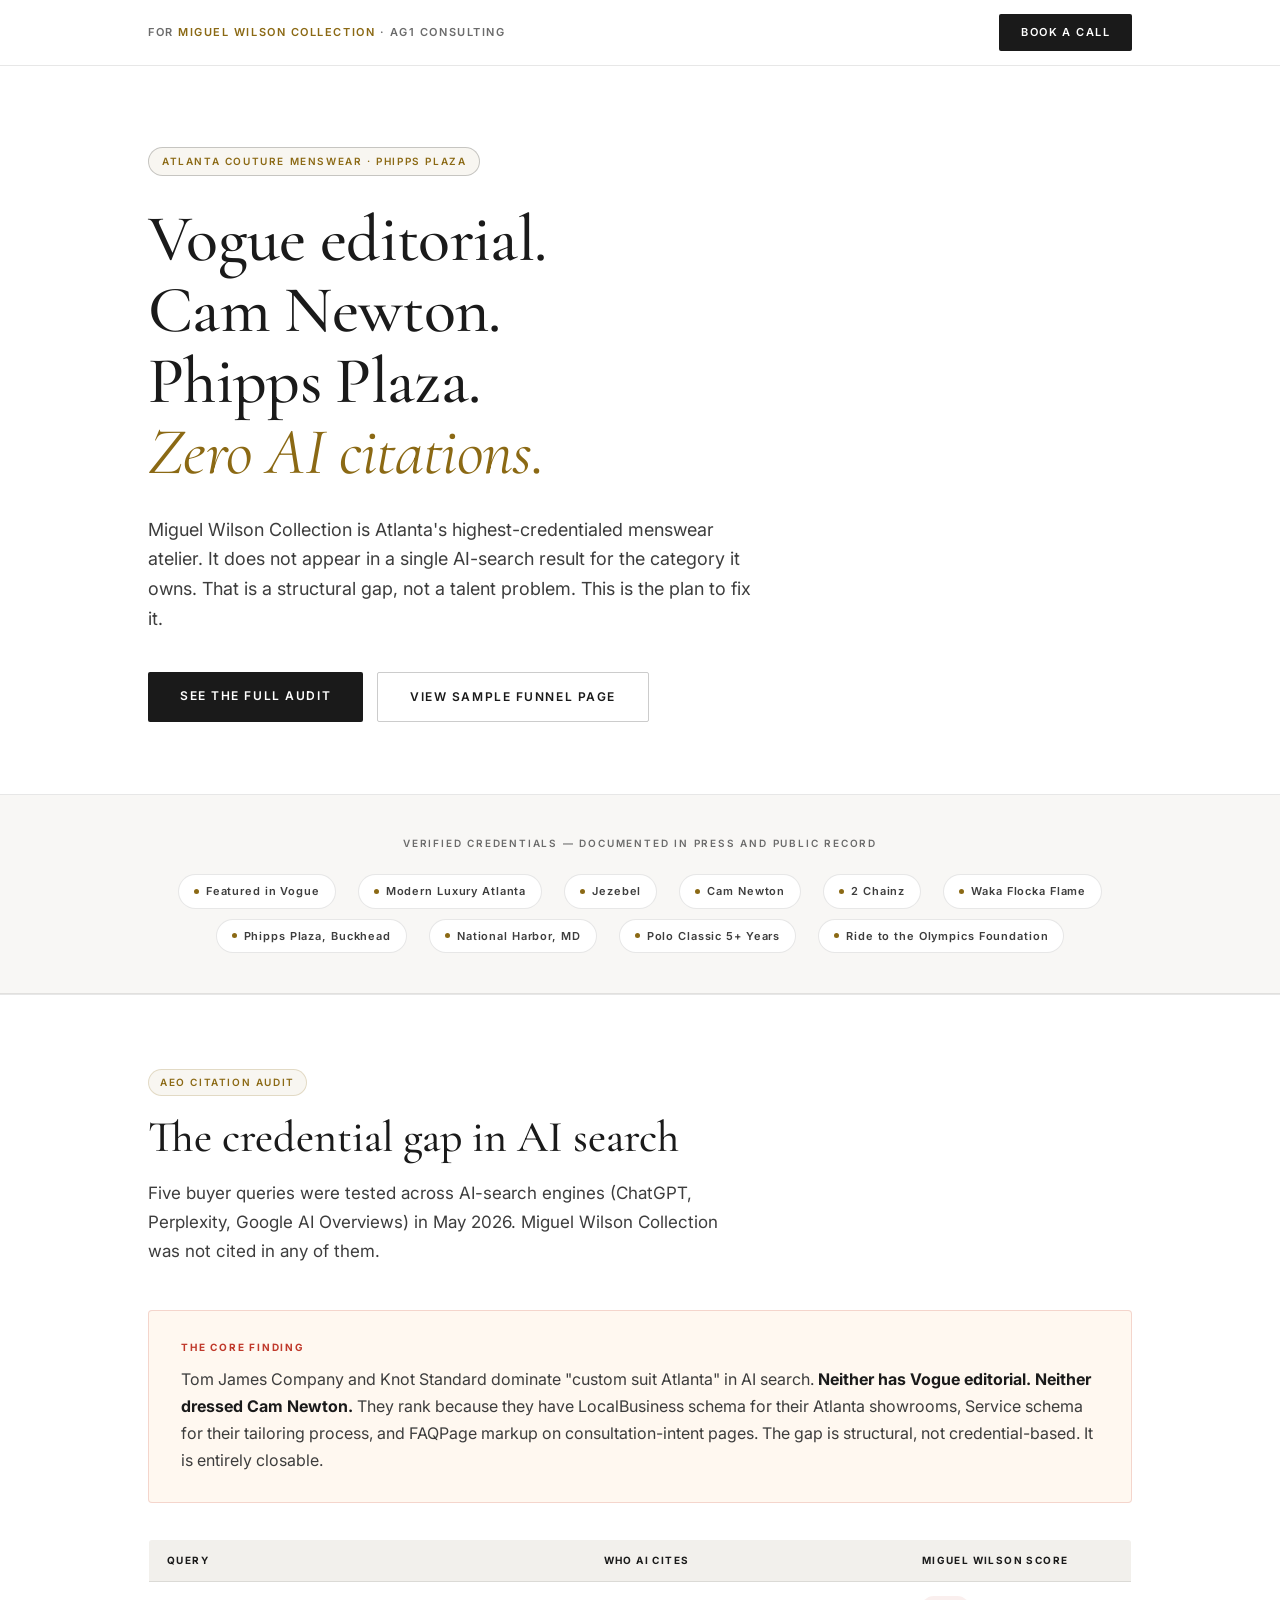
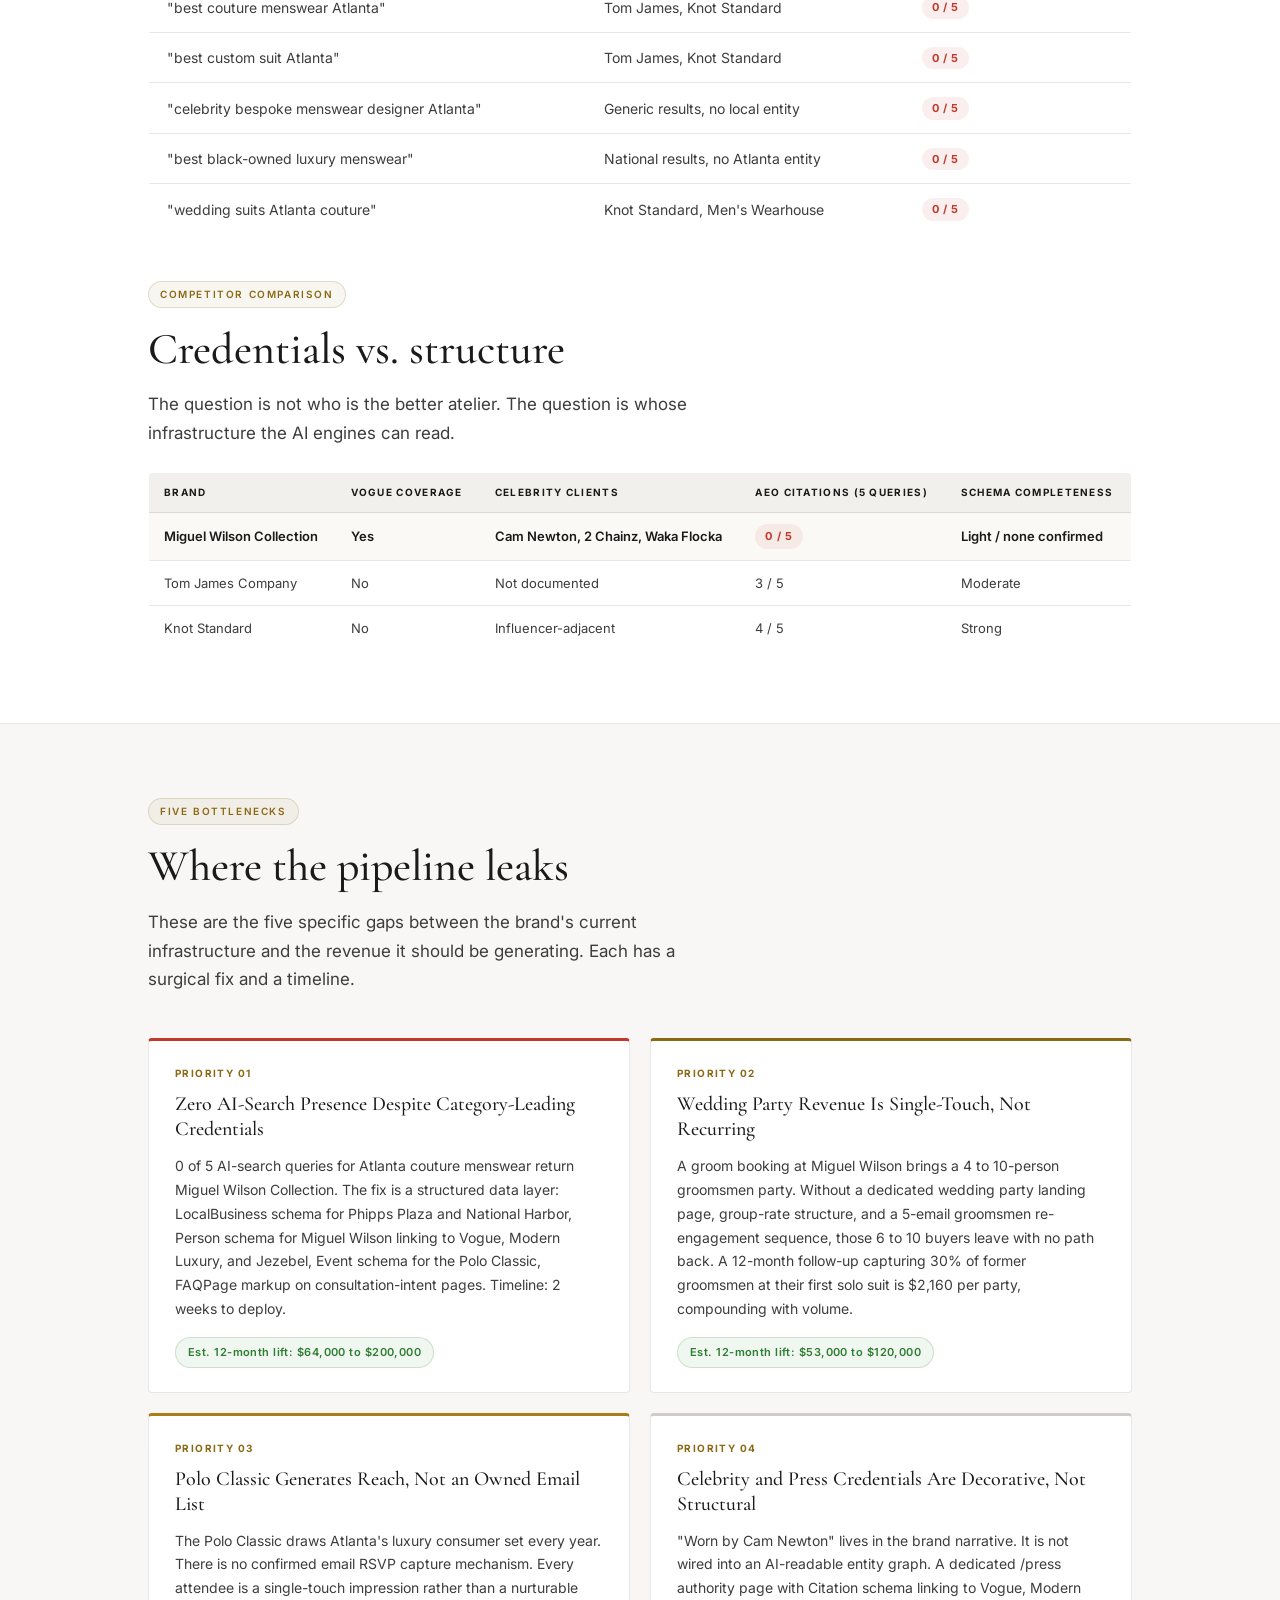
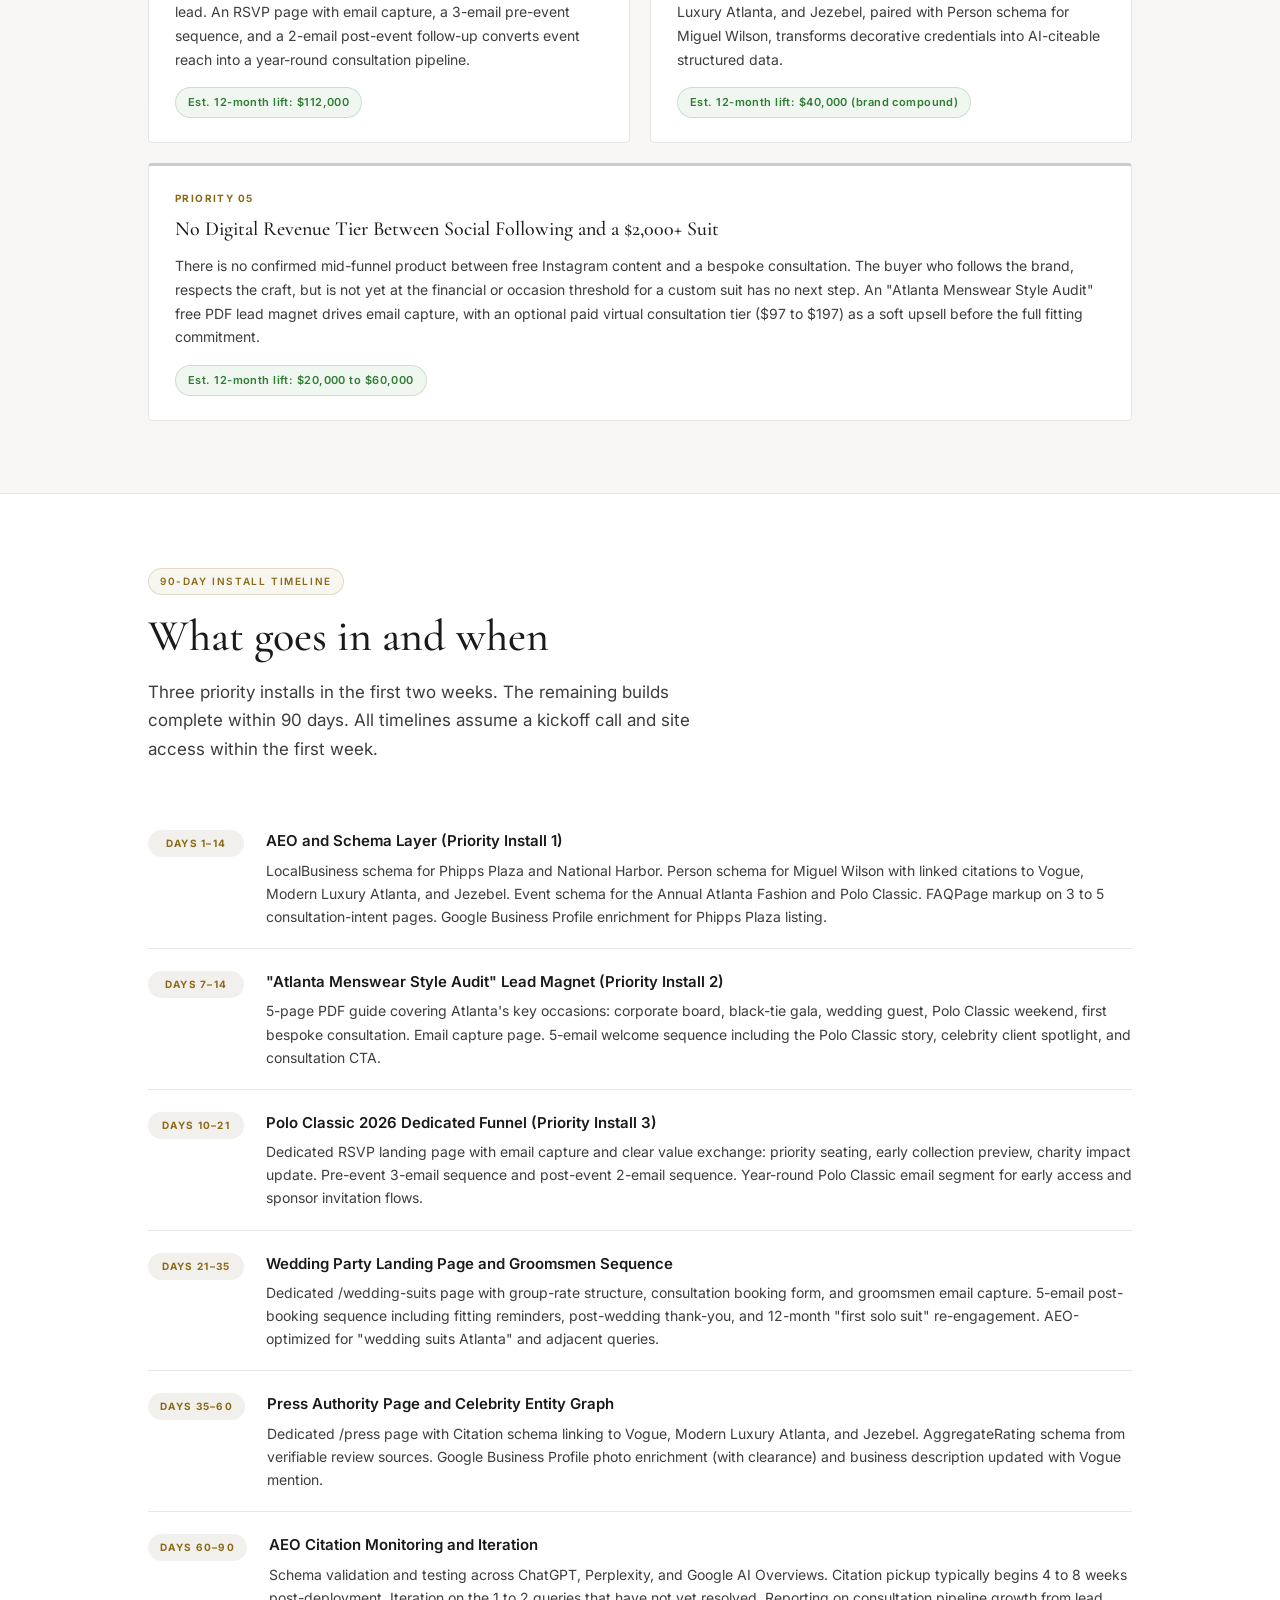
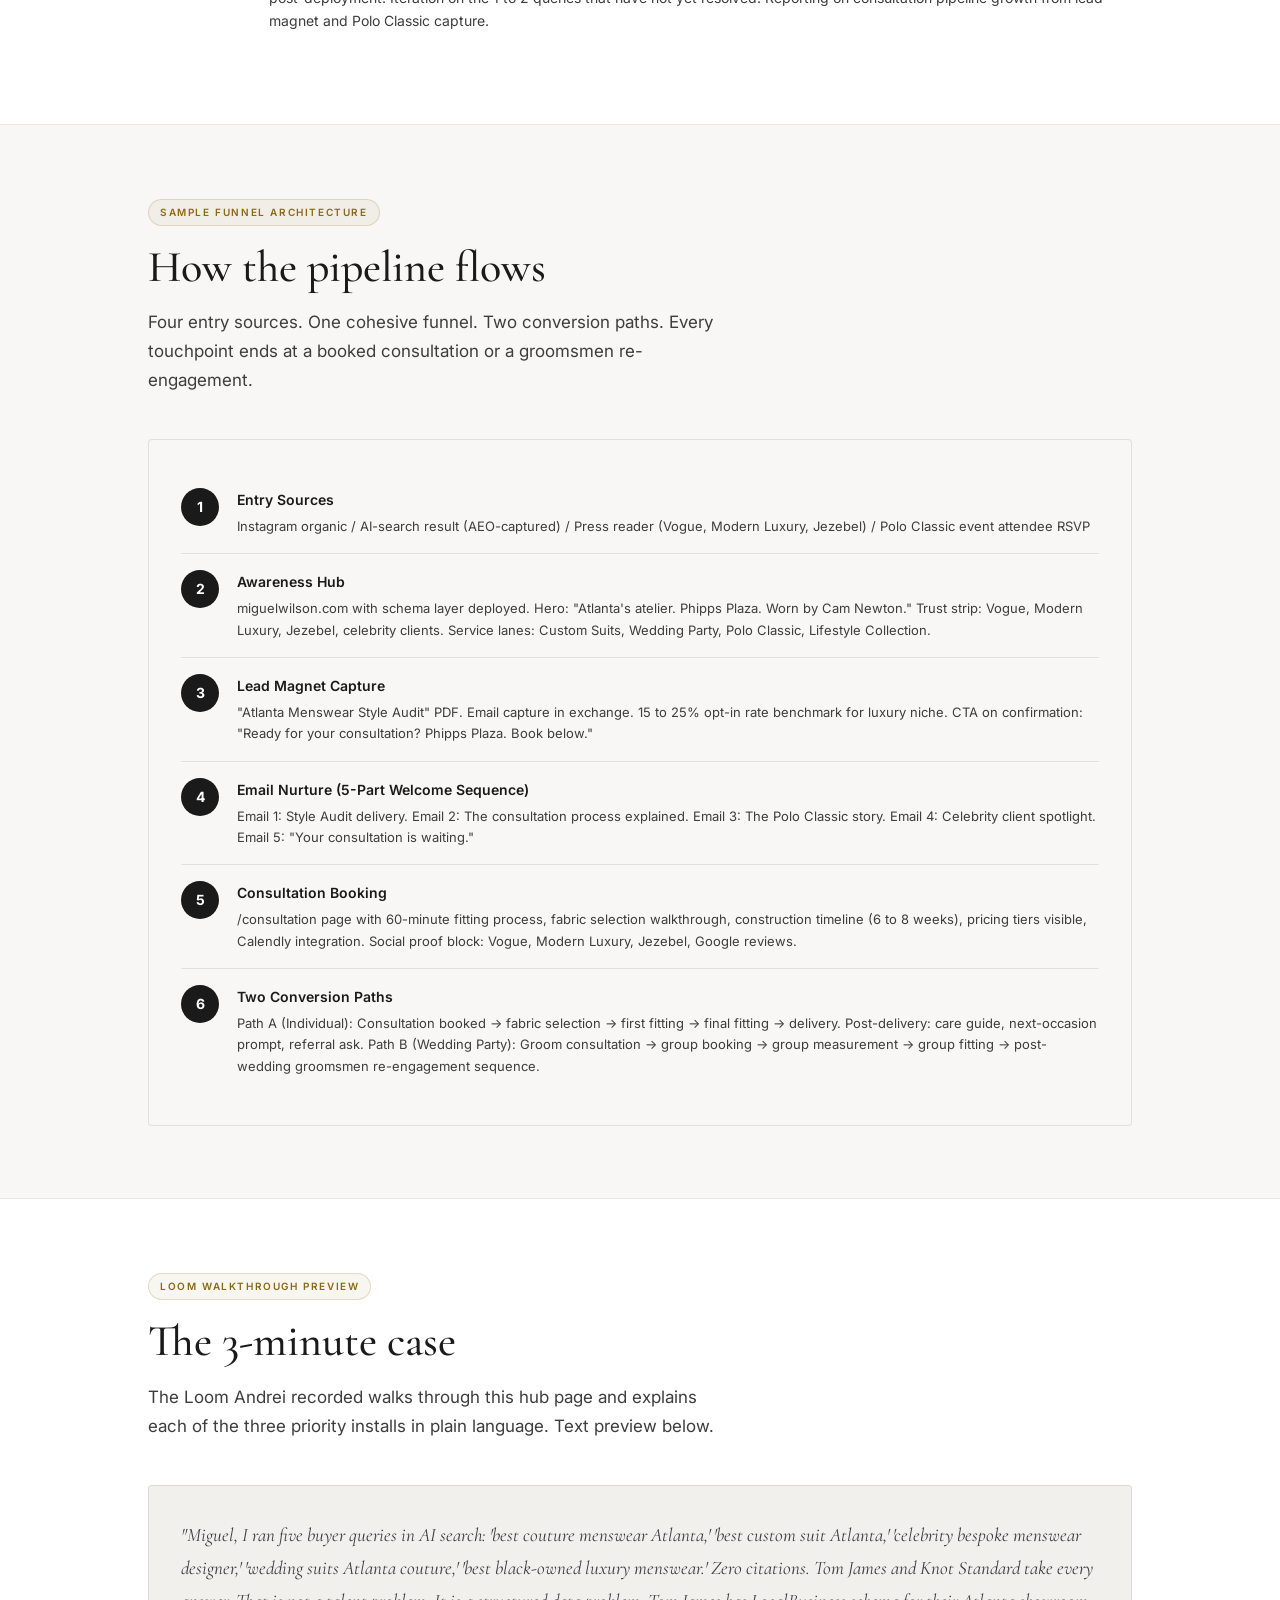
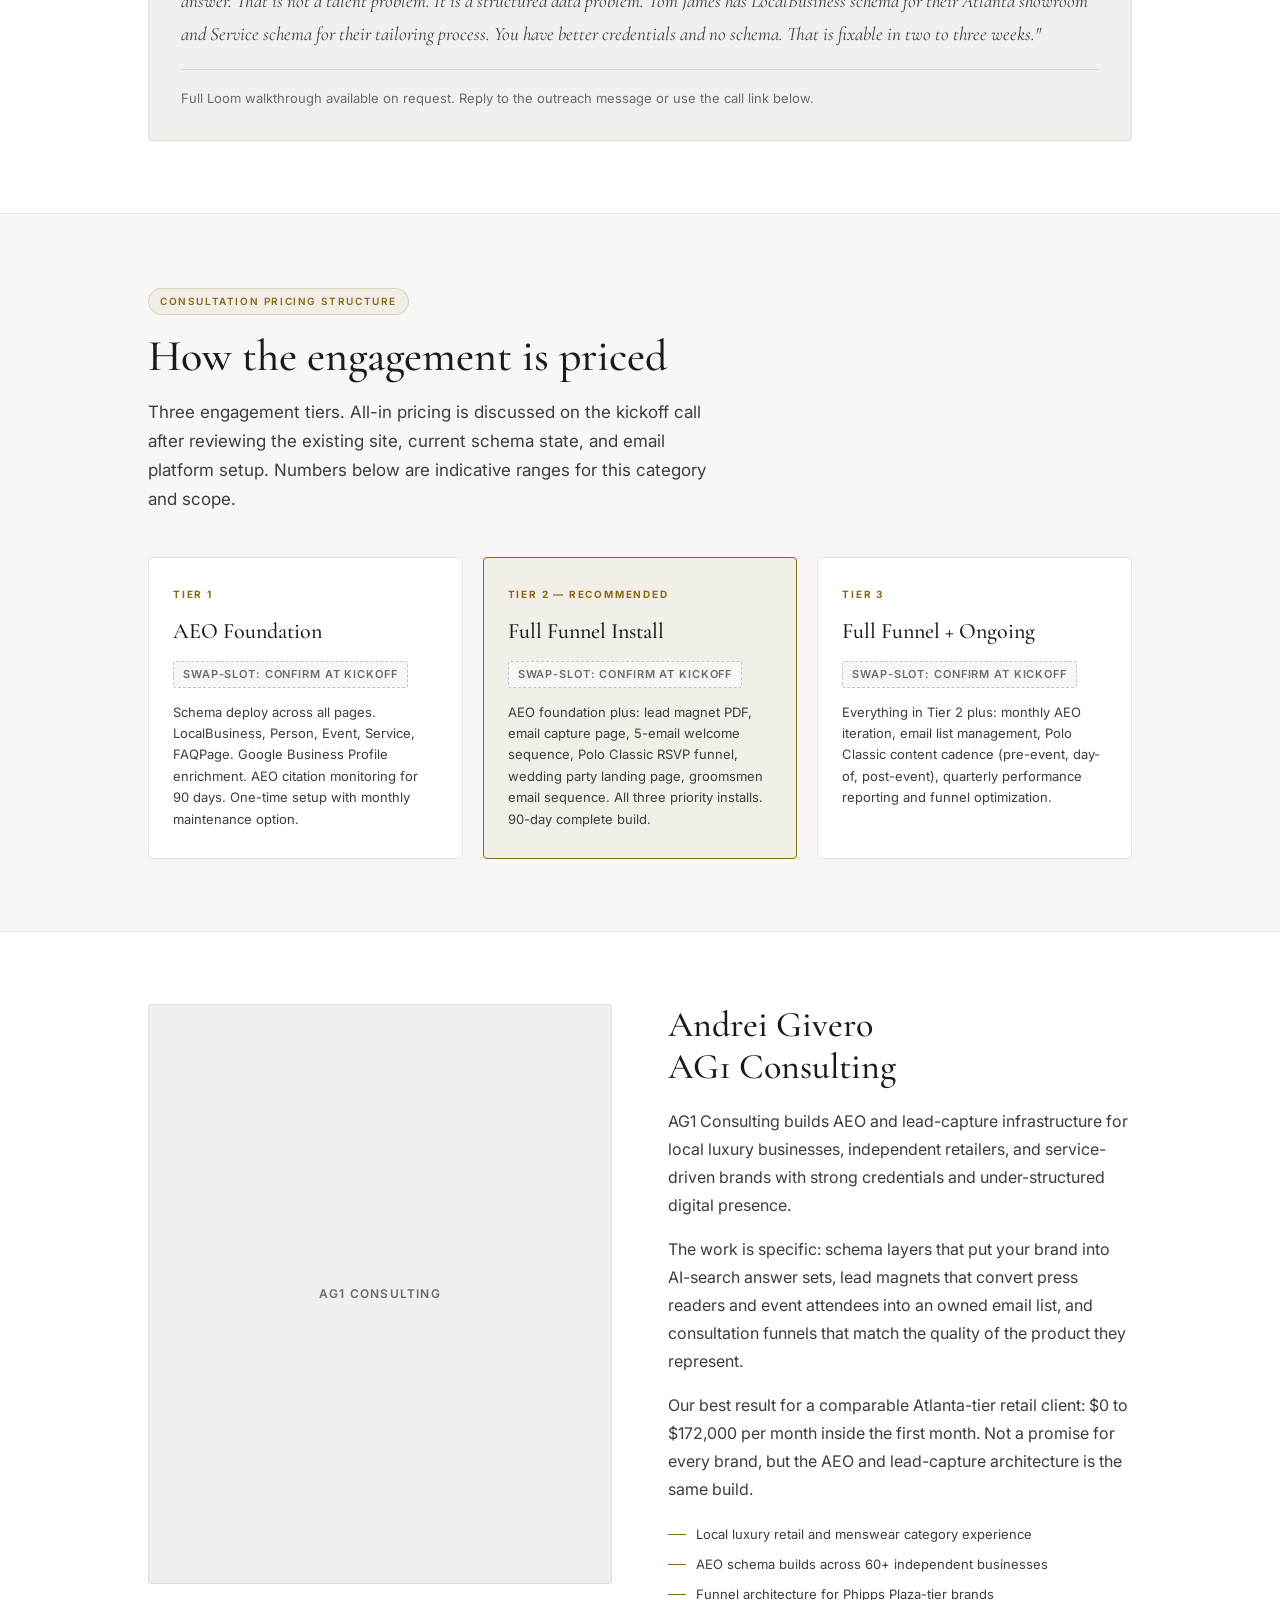
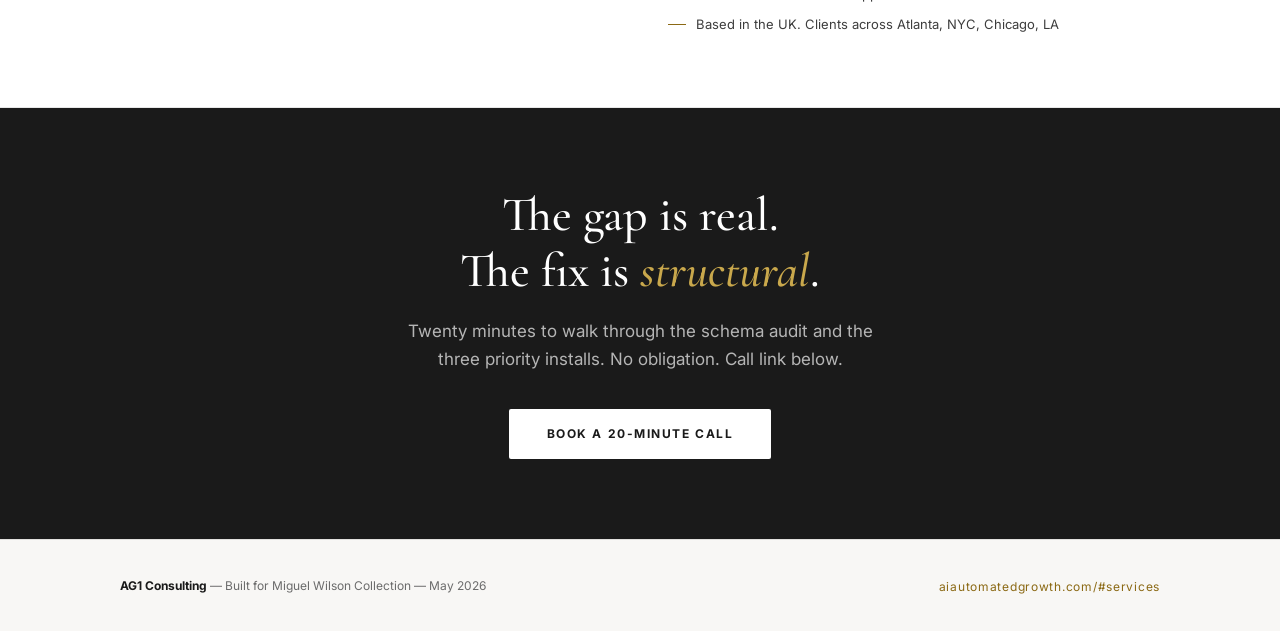
<file: index.html>
<!DOCTYPE html>
<html lang="en">
<head>
  <meta charset="UTF-8">
  <meta name="viewport" content="width=device-width, initial-scale=1.0">
  <title>Miguel Wilson Collection - AG1 Consulting Analysis</title>
  <link rel="preconnect" href="https://fonts.googleapis.com">
  <link rel="preconnect" href="https://fonts.gstatic.com" crossorigin>
  <link href="https://fonts.googleapis.com/css2?family=Cormorant+Garamond:ital,wght@0,400;0,500;0,600;1,400;1,500&family=Inter:wght@400;500;600;700&display=swap" rel="stylesheet">
  <style>
    * { margin: 0; padding: 0; box-sizing: border-box; }
    :root {
      --bg: #ffffff;
      --bg-alt: #f8f7f5;
      --bg-card: #f2f0ec;
      --ink: #1a1a1a;
      --ink-secondary: #3d3d3d;
      --ink-muted: #6b6b6b;
      --gold: #8b6914;
      --gold-bright: #a87d1a;
      --red: #c0392b;
      --green: #2e7d32;
      --border: rgba(26,26,26,0.10);
      --border-strong: rgba(26,26,26,0.22);
      --accent-soft: rgba(139,105,20,0.06);
    }
    html { scroll-behavior: smooth; }
    body {
      font-family: 'Inter', -apple-system, sans-serif;
      background: var(--bg);
      color: var(--ink);
      line-height: 1.7;
      font-size: 16px;
      overflow-x: hidden;
    }

    /* NAV */
    .nav {
      position: sticky;
      top: 0;
      padding: 14px 0;
      background: rgba(255,255,255,0.96);
      backdrop-filter: blur(12px);
      -webkit-backdrop-filter: blur(12px);
      border-bottom: 1px solid var(--border);
      z-index: 100;
    }
    .nav-inner {
      max-width: 1040px;
      margin: 0 auto;
      padding: 0 28px;
      display: flex;
      justify-content: space-between;
      align-items: center;
    }
    .nav-label {
      font-size: 11px;
      font-weight: 600;
      letter-spacing: 0.14em;
      text-transform: uppercase;
      color: var(--ink-muted);
    }
    .nav-label span { color: var(--gold); }
    .nav-cta {
      display: inline-block;
      padding: 9px 22px;
      background: var(--ink);
      color: #fff;
      font-size: 11px;
      font-weight: 600;
      letter-spacing: 0.13em;
      text-transform: uppercase;
      text-decoration: none;
      border-radius: 2px;
      transition: background 0.2s ease;
    }
    .nav-cta:hover { background: var(--gold); }

    /* LAYOUT */
    .container {
      max-width: 1040px;
      margin: 0 auto;
      padding: 0 28px;
    }
    .section { padding: 72px 0; }
    .section-alt { background: var(--bg-alt); }
    .section-dark {
      background: var(--ink);
      color: #ffffff;
    }

    /* HERO */
    .hero {
      padding: 80px 0 72px;
      border-bottom: 1px solid var(--border);
    }
    .hero-label {
      display: inline-block;
      padding: 5px 13px;
      background: var(--accent-soft);
      border: 1px solid var(--border-strong);
      border-radius: 100px;
      font-size: 10px;
      font-weight: 600;
      letter-spacing: 0.16em;
      text-transform: uppercase;
      color: var(--gold);
      margin-bottom: 28px;
    }
    .hero h1 {
      font-family: 'Cormorant Garamond', Georgia, serif;
      font-size: clamp(38px, 5.5vw, 66px);
      font-weight: 500;
      line-height: 1.08;
      letter-spacing: -0.01em;
      color: var(--ink);
      margin-bottom: 26px;
      max-width: 780px;
    }
    .hero h1 em { color: var(--gold); font-style: italic; font-weight: 400; }
    .hero-sub {
      font-size: 18px;
      line-height: 1.65;
      color: var(--ink-secondary);
      max-width: 620px;
      margin-bottom: 38px;
    }
    .hero-actions { display: flex; gap: 14px; flex-wrap: wrap; }
    .btn-primary {
      display: inline-block;
      padding: 14px 32px;
      background: var(--ink);
      color: #fff;
      font-size: 12px;
      font-weight: 600;
      letter-spacing: 0.13em;
      text-transform: uppercase;
      text-decoration: none;
      border-radius: 2px;
      transition: background 0.2s ease, transform 0.15s ease;
    }
    .btn-primary:hover { background: var(--gold); transform: translateY(-1px); }
    .btn-secondary {
      display: inline-block;
      padding: 14px 32px;
      background: transparent;
      color: var(--ink);
      font-size: 12px;
      font-weight: 600;
      letter-spacing: 0.13em;
      text-transform: uppercase;
      text-decoration: none;
      border: 1px solid var(--border-strong);
      border-radius: 2px;
      transition: border-color 0.2s ease, color 0.2s ease;
    }
    .btn-secondary:hover { border-color: var(--gold); color: var(--gold); }

    /* TRUST STRIP */
    .trust-strip {
      padding: 40px 0;
      border-bottom: 1px solid var(--border);
      background: var(--bg-alt);
    }
    .trust-label {
      font-size: 10px;
      font-weight: 600;
      letter-spacing: 0.18em;
      text-transform: uppercase;
      color: var(--ink-muted);
      text-align: center;
      margin-bottom: 22px;
    }
    .trust-items {
      display: flex;
      flex-wrap: wrap;
      justify-content: center;
      align-items: center;
      gap: 10px 22px;
    }
    .trust-item {
      display: inline-flex;
      align-items: center;
      gap: 7px;
      padding: 7px 15px;
      background: var(--bg);
      border: 1px solid var(--border);
      border-radius: 100px;
      font-size: 11px;
      font-weight: 600;
      letter-spacing: 0.08em;
      color: var(--ink-secondary);
    }
    .trust-item .dot {
      width: 5px;
      height: 5px;
      border-radius: 50%;
      background: var(--gold);
      flex-shrink: 0;
    }

    /* SECTION HEADING */
    .section-heading {
      margin-bottom: 44px;
    }
    .section-tag {
      display: inline-block;
      padding: 4px 11px;
      background: var(--accent-soft);
      border: 1px solid rgba(139,105,20,0.2);
      border-radius: 100px;
      font-size: 10px;
      font-weight: 600;
      letter-spacing: 0.16em;
      text-transform: uppercase;
      color: var(--gold);
      margin-bottom: 16px;
    }
    .section-heading h2 {
      font-family: 'Cormorant Garamond', Georgia, serif;
      font-size: clamp(28px, 4vw, 44px);
      font-weight: 500;
      line-height: 1.15;
      color: var(--ink);
      margin-bottom: 16px;
    }
    .section-heading p {
      font-size: 17px;
      line-height: 1.7;
      color: var(--ink-secondary);
      max-width: 580px;
    }

    /* AEO BOMBSHELL */
    .aeo-banner {
      background: #fff8f0;
      border: 1px solid rgba(192,57,43,0.18);
      border-radius: 4px;
      padding: 28px 32px;
      margin-bottom: 36px;
    }
    .aeo-banner-label {
      font-size: 10px;
      font-weight: 700;
      letter-spacing: 0.18em;
      text-transform: uppercase;
      color: var(--red);
      margin-bottom: 10px;
    }
    .aeo-banner p {
      font-size: 16px;
      line-height: 1.7;
      color: var(--ink-secondary);
    }
    .aeo-banner strong { color: var(--ink); }

    /* AEO TABLE */
    .aeo-table {
      width: 100%;
      border-collapse: collapse;
      margin: 28px 0;
      font-size: 14px;
      border: 1px solid var(--border);
      border-radius: 4px;
      overflow: hidden;
    }
    .aeo-table th {
      background: var(--bg-card);
      padding: 12px 18px;
      text-align: left;
      font-size: 10px;
      font-weight: 700;
      letter-spacing: 0.14em;
      text-transform: uppercase;
      color: var(--ink);
      border-bottom: 1px solid var(--border);
    }
    .aeo-table td {
      padding: 13px 18px;
      border-bottom: 1px solid var(--border);
      color: var(--ink-secondary);
      line-height: 1.5;
    }
    .aeo-table tr:last-child td { border-bottom: 0; }
    .score-zero {
      display: inline-block;
      padding: 3px 10px;
      background: rgba(192,57,43,0.08);
      color: var(--red);
      font-size: 11px;
      font-weight: 700;
      border-radius: 100px;
      letter-spacing: 0.06em;
    }

    /* BOTTLENECK CARDS */
    .bottleneck-grid {
      display: grid;
      grid-template-columns: 1fr 1fr;
      gap: 20px;
      margin-top: 10px;
    }
    @media (max-width: 720px) { .bottleneck-grid { grid-template-columns: 1fr; } }
    .bn-card {
      background: var(--bg);
      border: 1px solid var(--border);
      border-radius: 4px;
      padding: 24px 26px;
      position: relative;
      transition: border-color 0.2s ease;
    }
    .bn-card:hover { border-color: var(--gold); }
    .bn-card.priority-1 { border-top: 3px solid var(--red); }
    .bn-card.priority-2 { border-top: 3px solid var(--gold); }
    .bn-card.priority-3 { border-top: 3px solid var(--gold-bright); }
    .bn-card.priority-4, .bn-card.priority-5 { border-top: 3px solid var(--border-strong); }
    .bn-number {
      font-size: 10px;
      font-weight: 700;
      letter-spacing: 0.14em;
      text-transform: uppercase;
      color: var(--gold);
      margin-bottom: 10px;
    }
    .bn-title {
      font-family: 'Cormorant Garamond', Georgia, serif;
      font-size: 20px;
      font-weight: 500;
      line-height: 1.25;
      color: var(--ink);
      margin-bottom: 12px;
    }
    .bn-body {
      font-size: 14px;
      line-height: 1.7;
      color: var(--ink-secondary);
      margin-bottom: 16px;
    }
    .bn-revenue {
      display: inline-flex;
      align-items: center;
      gap: 6px;
      padding: 5px 12px;
      background: rgba(46,125,50,0.07);
      border: 1px solid rgba(46,125,50,0.18);
      border-radius: 100px;
      font-size: 11px;
      font-weight: 600;
      color: var(--green);
      letter-spacing: 0.04em;
    }

    /* TIMELINE */
    .timeline { margin-top: 10px; }
    .timeline-row {
      display: flex;
      gap: 22px;
      align-items: flex-start;
      padding: 20px 0;
      border-bottom: 1px solid var(--border);
    }
    .timeline-row:last-child { border-bottom: 0; }
    .tl-week {
      min-width: 96px;
      padding: 5px 12px;
      background: var(--bg-card);
      border-radius: 100px;
      font-size: 10px;
      font-weight: 700;
      letter-spacing: 0.13em;
      text-transform: uppercase;
      color: var(--gold);
      text-align: center;
      flex-shrink: 0;
      margin-top: 2px;
    }
    .tl-content h4 {
      font-size: 15px;
      font-weight: 600;
      color: var(--ink);
      margin-bottom: 5px;
    }
    .tl-content p {
      font-size: 14px;
      line-height: 1.65;
      color: var(--ink-secondary);
    }

    /* FUNNEL DIAGRAM */
    .funnel-diagram {
      background: var(--bg-alt);
      border: 1px solid var(--border);
      border-radius: 4px;
      padding: 32px;
      margin-top: 12px;
    }
    .funnel-step {
      display: flex;
      align-items: flex-start;
      gap: 18px;
      padding: 16px 0;
      border-bottom: 1px solid var(--border);
    }
    .funnel-step:last-child { border-bottom: 0; }
    .funnel-step-icon {
      width: 38px;
      height: 38px;
      border-radius: 50%;
      background: var(--ink);
      color: #fff;
      display: flex;
      align-items: center;
      justify-content: center;
      font-size: 14px;
      font-weight: 700;
      flex-shrink: 0;
    }
    .funnel-step-body h4 {
      font-size: 14px;
      font-weight: 600;
      color: var(--ink);
      margin-bottom: 4px;
    }
    .funnel-step-body p {
      font-size: 13px;
      line-height: 1.65;
      color: var(--ink-secondary);
    }

    /* VSL PREVIEW */
    .vsl-block {
      background: var(--bg-card);
      border: 1px solid var(--border);
      border-radius: 4px;
      padding: 32px;
      margin-top: 10px;
    }
    .vsl-block p {
      font-size: 16px;
      line-height: 1.75;
      color: var(--ink-secondary);
      font-style: italic;
      font-family: 'Cormorant Garamond', Georgia, serif;
      font-size: 19px;
    }

    /* PRICING */
    .pricing-grid {
      display: grid;
      grid-template-columns: repeat(3, 1fr);
      gap: 20px;
      margin-top: 10px;
    }
    @media (max-width: 760px) { .pricing-grid { grid-template-columns: 1fr; } }
    .pricing-card {
      background: var(--bg);
      border: 1px solid var(--border);
      border-radius: 4px;
      padding: 28px 24px;
    }
    .pricing-card.featured {
      border-color: var(--gold);
      background: var(--accent-soft);
    }
    .pricing-tier {
      font-size: 10px;
      font-weight: 700;
      letter-spacing: 0.18em;
      text-transform: uppercase;
      color: var(--gold);
      margin-bottom: 10px;
    }
    .pricing-name {
      font-family: 'Cormorant Garamond', Georgia, serif;
      font-size: 22px;
      font-weight: 500;
      color: var(--ink);
      margin-bottom: 8px;
    }
    .pricing-from {
      font-size: 24px;
      font-weight: 700;
      color: var(--ink);
      margin-bottom: 12px;
    }
    .pricing-from span {
      font-size: 13px;
      font-weight: 400;
      color: var(--ink-muted);
    }
    .pricing-swap {
      font-size: 11px;
      font-weight: 600;
      letter-spacing: 0.08em;
      text-transform: uppercase;
      color: var(--ink-muted);
      background: var(--bg-alt);
      border: 1px dashed var(--border-strong);
      padding: 3px 9px;
      border-radius: 3px;
      margin-bottom: 14px;
      display: inline-block;
    }
    .pricing-desc {
      font-size: 13px;
      line-height: 1.65;
      color: var(--ink-secondary);
    }

    /* ABOUT */
    .about-grid {
      display: grid;
      grid-template-columns: 1fr 1fr;
      gap: 56px;
      align-items: start;
    }
    @media (max-width: 720px) { .about-grid { grid-template-columns: 1fr; gap: 32px; } }
    .about-photo {
      background: var(--bg-card);
      border: 1px solid var(--border);
      border-radius: 4px;
      aspect-ratio: 4/5;
      display: flex;
      align-items: center;
      justify-content: center;
      font-size: 12px;
      font-weight: 600;
      letter-spacing: 0.1em;
      text-transform: uppercase;
      color: var(--ink-muted);
    }
    .about-body h2 {
      font-family: 'Cormorant Garamond', Georgia, serif;
      font-size: 36px;
      font-weight: 500;
      line-height: 1.15;
      color: var(--ink);
      margin-bottom: 20px;
    }
    .about-body p {
      font-size: 16px;
      line-height: 1.75;
      color: var(--ink-secondary);
      margin-bottom: 16px;
    }
    .about-creds {
      display: flex;
      flex-direction: column;
      gap: 8px;
      margin-top: 20px;
    }
    .about-cred-item {
      display: flex;
      align-items: center;
      gap: 10px;
      font-size: 13px;
      color: var(--ink-secondary);
    }
    .about-cred-item::before {
      content: '';
      width: 18px;
      height: 1px;
      background: var(--gold);
      flex-shrink: 0;
    }

    /* FINAL CTA */
    .final-cta {
      text-align: center;
      padding: 80px 28px;
      background: var(--ink);
      color: #fff;
    }
    .final-cta h2 {
      font-family: 'Cormorant Garamond', Georgia, serif;
      font-size: clamp(28px, 4vw, 48px);
      font-weight: 500;
      line-height: 1.15;
      color: #fff;
      margin-bottom: 18px;
    }
    .final-cta h2 em { color: #c9a84c; font-style: italic; }
    .final-cta p {
      font-size: 17px;
      line-height: 1.65;
      color: rgba(255,255,255,0.68);
      max-width: 500px;
      margin: 0 auto 36px;
    }
    .final-cta .btn-light {
      display: inline-block;
      padding: 15px 38px;
      background: #fff;
      color: var(--ink);
      font-size: 12px;
      font-weight: 700;
      letter-spacing: 0.13em;
      text-transform: uppercase;
      text-decoration: none;
      border-radius: 2px;
      transition: background 0.2s ease, transform 0.15s ease;
    }
    .final-cta .btn-light:hover { background: #c9a84c; color: #fff; transform: translateY(-1px); }

    /* FOOTER */
    footer {
      padding: 32px 28px;
      border-top: 1px solid var(--border);
      background: var(--bg-alt);
    }
    .footer-inner {
      max-width: 1040px;
      margin: 0 auto;
      display: flex;
      justify-content: space-between;
      align-items: center;
      flex-wrap: wrap;
      gap: 12px;
    }
    .footer-left {
      font-size: 12px;
      color: var(--ink-muted);
    }
    .footer-left strong { color: var(--ink); }
    .footer-right a {
      font-size: 12px;
      color: var(--gold);
      text-decoration: none;
      letter-spacing: 0.06em;
    }
    .footer-right a:hover { color: var(--gold-bright); }

    /* RESPONSIVE */
    @media (max-width: 640px) {
      .container { padding: 0 18px; }
      .section { padding: 52px 0; }
      .hero { padding: 56px 0 52px; }
      .nav-inner { padding: 0 18px; }
    }

    /* COMPETITOR COMPARISON */
    .comp-table {
      width: 100%;
      border-collapse: collapse;
      font-size: 13px;
      border: 1px solid var(--border);
      overflow: hidden;
      border-radius: 4px;
    }
    .comp-table th {
      background: var(--bg-card);
      padding: 11px 15px;
      text-align: left;
      font-size: 10px;
      font-weight: 700;
      letter-spacing: 0.13em;
      text-transform: uppercase;
      border-bottom: 1px solid var(--border);
      color: var(--ink);
    }
    .comp-table td {
      padding: 11px 15px;
      border-bottom: 1px solid var(--border);
      color: var(--ink-secondary);
    }
    .comp-table tr:last-child td { border-bottom: 0; }
    .comp-table .mwc-row td { background: rgba(139,105,20,0.04); font-weight: 600; color: var(--ink); }
    .check { color: var(--green); font-weight: 700; }
    .cross { color: var(--red); }

    hr.divider {
      border: 0;
      height: 1px;
      background: var(--border);
      margin: 0;
    }
  </style>
</head>
<body>

  <!-- NAV -->
  <nav class="nav">
    <div class="nav-inner">
      <div class="nav-label">For <span>Miguel Wilson Collection</span> &middot; AG1 Consulting</div>
      <a href="#book-call" class="nav-cta">Book a Call</a>
    </div>
  </nav>

  <!-- HERO -->
  <section class="hero">
    <div class="container">
      <div class="hero-label">Atlanta Couture Menswear &middot; Phipps Plaza</div>
      <h1>Vogue editorial.<br>Cam Newton.<br>Phipps Plaza.<br><em>Zero AI citations.</em></h1>
      <p class="hero-sub">
        Miguel Wilson Collection is Atlanta's highest-credentialed menswear atelier. It does not appear in a single AI-search result for the category it owns. That is a structural gap, not a talent problem. This is the plan to fix it.
      </p>
      <div class="hero-actions">
        <a href="#bottlenecks" class="btn-primary">See the Full Audit</a>
        <a href="https://andrei170.github.io/miguel-wilson-collection-landing/" class="btn-secondary" target="_blank" rel="noopener">View Sample Funnel Page</a>
      </div>
    </div>
  </section>

  <!-- TRUST STRIP -->
  <div class="trust-strip">
    <div class="container">
      <div class="trust-label">Verified credentials &mdash; documented in press and public record</div>
      <div class="trust-items">
        <div class="trust-item"><span class="dot"></span>Featured in Vogue</div>
        <div class="trust-item"><span class="dot"></span>Modern Luxury Atlanta</div>
        <div class="trust-item"><span class="dot"></span>Jezebel</div>
        <div class="trust-item"><span class="dot"></span>Cam Newton</div>
        <div class="trust-item"><span class="dot"></span>2 Chainz</div>
        <div class="trust-item"><span class="dot"></span>Waka Flocka Flame</div>
        <div class="trust-item"><span class="dot"></span>Phipps Plaza, Buckhead</div>
        <div class="trust-item"><span class="dot"></span>National Harbor, MD</div>
        <div class="trust-item"><span class="dot"></span>Polo Classic 5+ Years</div>
        <div class="trust-item"><span class="dot"></span>Ride to the Olympics Foundation</div>
      </div>
    </div>
  </div>

  <hr class="divider">

  <!-- AEO CITATION AUDIT -->
  <section class="section">
    <div class="container">
      <div class="section-heading">
        <div class="section-tag">AEO Citation Audit</div>
        <h2>The credential gap in AI search</h2>
        <p>Five buyer queries were tested across AI-search engines (ChatGPT, Perplexity, Google AI Overviews) in May 2026. Miguel Wilson Collection was not cited in any of them.</p>
      </div>

      <div class="aeo-banner">
        <div class="aeo-banner-label">The core finding</div>
        <p>
          Tom James Company and Knot Standard dominate "custom suit Atlanta" in AI search. <strong>Neither has Vogue editorial. Neither dressed Cam Newton.</strong> They rank because they have LocalBusiness schema for their Atlanta showrooms, Service schema for their tailoring process, and FAQPage markup on consultation-intent pages. The gap is structural, not credential-based. It is entirely closable.
        </p>
      </div>

      <table class="aeo-table">
        <thead>
          <tr>
            <th>Query</th>
            <th>Who AI Cites</th>
            <th>Miguel Wilson Score</th>
          </tr>
        </thead>
        <tbody>
          <tr>
            <td>"best couture menswear Atlanta"</td>
            <td>Tom James, Knot Standard</td>
            <td><span class="score-zero">0 / 5</span></td>
          </tr>
          <tr>
            <td>"best custom suit Atlanta"</td>
            <td>Tom James, Knot Standard</td>
            <td><span class="score-zero">0 / 5</span></td>
          </tr>
          <tr>
            <td>"celebrity bespoke menswear designer Atlanta"</td>
            <td>Generic results, no local entity</td>
            <td><span class="score-zero">0 / 5</span></td>
          </tr>
          <tr>
            <td>"best black-owned luxury menswear"</td>
            <td>National results, no Atlanta entity</td>
            <td><span class="score-zero">0 / 5</span></td>
          </tr>
          <tr>
            <td>"wedding suits Atlanta couture"</td>
            <td>Knot Standard, Men's Wearhouse</td>
            <td><span class="score-zero">0 / 5</span></td>
          </tr>
        </tbody>
      </table>

      <div class="section-heading" style="margin-top: 44px; margin-bottom: 24px;">
        <div class="section-tag">Competitor Comparison</div>
        <h2>Credentials vs. structure</h2>
        <p>The question is not who is the better atelier. The question is whose infrastructure the AI engines can read.</p>
      </div>

      <table class="comp-table">
        <thead>
          <tr>
            <th>Brand</th>
            <th>Vogue Coverage</th>
            <th>Celebrity Clients</th>
            <th>AEO Citations (5 queries)</th>
            <th>Schema Completeness</th>
          </tr>
        </thead>
        <tbody>
          <tr class="mwc-row">
            <td>Miguel Wilson Collection</td>
            <td class="check">Yes</td>
            <td class="check">Cam Newton, 2 Chainz, Waka Flocka</td>
            <td><span class="score-zero">0 / 5</span></td>
            <td>Light / none confirmed</td>
          </tr>
          <tr>
            <td>Tom James Company</td>
            <td class="cross">No</td>
            <td class="cross">Not documented</td>
            <td>3 / 5</td>
            <td>Moderate</td>
          </tr>
          <tr>
            <td>Knot Standard</td>
            <td class="cross">No</td>
            <td class="cross">Influencer-adjacent</td>
            <td>4 / 5</td>
            <td>Strong</td>
          </tr>
        </tbody>
      </table>
    </div>
  </section>

  <hr class="divider">

  <!-- BOTTLENECKS -->
  <section class="section section-alt" id="bottlenecks">
    <div class="container">
      <div class="section-heading">
        <div class="section-tag">Five Bottlenecks</div>
        <h2>Where the pipeline leaks</h2>
        <p>These are the five specific gaps between the brand's current infrastructure and the revenue it should be generating. Each has a surgical fix and a timeline.</p>
      </div>

      <div class="bottleneck-grid">
        <div class="bn-card priority-1">
          <div class="bn-number">Priority 01</div>
          <div class="bn-title">Zero AI-Search Presence Despite Category-Leading Credentials</div>
          <div class="bn-body">
            0 of 5 AI-search queries for Atlanta couture menswear return Miguel Wilson Collection. The fix is a structured data layer: LocalBusiness schema for Phipps Plaza and National Harbor, Person schema for Miguel Wilson linking to Vogue, Modern Luxury, and Jezebel, Event schema for the Polo Classic, FAQPage markup on consultation-intent pages. Timeline: 2 weeks to deploy.
          </div>
          <div class="bn-revenue">Est. 12-month lift: $64,000 to $200,000</div>
        </div>

        <div class="bn-card priority-2">
          <div class="bn-number">Priority 02</div>
          <div class="bn-title">Wedding Party Revenue Is Single-Touch, Not Recurring</div>
          <div class="bn-body">
            A groom booking at Miguel Wilson brings a 4 to 10-person groomsmen party. Without a dedicated wedding party landing page, group-rate structure, and a 5-email groomsmen re-engagement sequence, those 6 to 10 buyers leave with no path back. A 12-month follow-up capturing 30% of former groomsmen at their first solo suit is $2,160 per party, compounding with volume.
          </div>
          <div class="bn-revenue">Est. 12-month lift: $53,000 to $120,000</div>
        </div>

        <div class="bn-card priority-3">
          <div class="bn-number">Priority 03</div>
          <div class="bn-title">Polo Classic Generates Reach, Not an Owned Email List</div>
          <div class="bn-body">
            The Polo Classic draws Atlanta's luxury consumer set every year. There is no confirmed email RSVP capture mechanism. Every attendee is a single-touch impression rather than a nurturable lead. An RSVP page with email capture, a 3-email pre-event sequence, and a 2-email post-event follow-up converts event reach into a year-round consultation pipeline.
          </div>
          <div class="bn-revenue">Est. 12-month lift: $112,000</div>
        </div>

        <div class="bn-card priority-4">
          <div class="bn-number">Priority 04</div>
          <div class="bn-title">Celebrity and Press Credentials Are Decorative, Not Structural</div>
          <div class="bn-body">
            "Worn by Cam Newton" lives in the brand narrative. It is not wired into an AI-readable entity graph. A dedicated /press authority page with Citation schema linking to Vogue, Modern Luxury Atlanta, and Jezebel, paired with Person schema for Miguel Wilson, transforms decorative credentials into AI-citeable structured data.
          </div>
          <div class="bn-revenue">Est. 12-month lift: $40,000 (brand compound)</div>
        </div>

        <div class="bn-card priority-5" style="grid-column: span 2;">
          <div class="bn-number">Priority 05</div>
          <div class="bn-title">No Digital Revenue Tier Between Social Following and a $2,000+ Suit</div>
          <div class="bn-body">
            There is no confirmed mid-funnel product between free Instagram content and a bespoke consultation. The buyer who follows the brand, respects the craft, but is not yet at the financial or occasion threshold for a custom suit has no next step. An "Atlanta Menswear Style Audit" free PDF lead magnet drives email capture, with an optional paid virtual consultation tier ($97 to $197) as a soft upsell before the full fitting commitment.
          </div>
          <div class="bn-revenue">Est. 12-month lift: $20,000 to $60,000</div>
        </div>
      </div>

      <style>
        @media (max-width: 720px) {
          .bn-card[style*="grid-column"] { grid-column: span 1 !important; }
        }
      </style>
    </div>
  </section>

  <hr class="divider">

  <!-- 90-DAY TIMELINE -->
  <section class="section">
    <div class="container">
      <div class="section-heading">
        <div class="section-tag">90-Day Install Timeline</div>
        <h2>What goes in and when</h2>
        <p>Three priority installs in the first two weeks. The remaining builds complete within 90 days. All timelines assume a kickoff call and site access within the first week.</p>
      </div>

      <div class="timeline">
        <div class="timeline-row">
          <div class="tl-week">Days 1&ndash;14</div>
          <div class="tl-content">
            <h4>AEO and Schema Layer (Priority Install 1)</h4>
            <p>LocalBusiness schema for Phipps Plaza and National Harbor. Person schema for Miguel Wilson with linked citations to Vogue, Modern Luxury Atlanta, and Jezebel. Event schema for the Annual Atlanta Fashion and Polo Classic. FAQPage markup on 3 to 5 consultation-intent pages. Google Business Profile enrichment for Phipps Plaza listing.</p>
          </div>
        </div>
        <div class="timeline-row">
          <div class="tl-week">Days 7&ndash;14</div>
          <div class="tl-content">
            <h4>"Atlanta Menswear Style Audit" Lead Magnet (Priority Install 2)</h4>
            <p>5-page PDF guide covering Atlanta's key occasions: corporate board, black-tie gala, wedding guest, Polo Classic weekend, first bespoke consultation. Email capture page. 5-email welcome sequence including the Polo Classic story, celebrity client spotlight, and consultation CTA.</p>
          </div>
        </div>
        <div class="timeline-row">
          <div class="tl-week">Days 10&ndash;21</div>
          <div class="tl-content">
            <h4>Polo Classic 2026 Dedicated Funnel (Priority Install 3)</h4>
            <p>Dedicated RSVP landing page with email capture and clear value exchange: priority seating, early collection preview, charity impact update. Pre-event 3-email sequence and post-event 2-email sequence. Year-round Polo Classic email segment for early access and sponsor invitation flows.</p>
          </div>
        </div>
        <div class="timeline-row">
          <div class="tl-week">Days 21&ndash;35</div>
          <div class="tl-content">
            <h4>Wedding Party Landing Page and Groomsmen Sequence</h4>
            <p>Dedicated /wedding-suits page with group-rate structure, consultation booking form, and groomsmen email capture. 5-email post-booking sequence including fitting reminders, post-wedding thank-you, and 12-month "first solo suit" re-engagement. AEO-optimized for "wedding suits Atlanta" and adjacent queries.</p>
          </div>
        </div>
        <div class="timeline-row">
          <div class="tl-week">Days 35&ndash;60</div>
          <div class="tl-content">
            <h4>Press Authority Page and Celebrity Entity Graph</h4>
            <p>Dedicated /press page with Citation schema linking to Vogue, Modern Luxury Atlanta, and Jezebel. AggregateRating schema from verifiable review sources. Google Business Profile photo enrichment (with clearance) and business description updated with Vogue mention.</p>
          </div>
        </div>
        <div class="timeline-row">
          <div class="tl-week">Days 60&ndash;90</div>
          <div class="tl-content">
            <h4>AEO Citation Monitoring and Iteration</h4>
            <p>Schema validation and testing across ChatGPT, Perplexity, and Google AI Overviews. Citation pickup typically begins 4 to 8 weeks post-deployment. Iteration on the 1 to 2 queries that have not yet resolved. Reporting on consultation pipeline growth from lead magnet and Polo Classic capture.</p>
          </div>
        </div>
      </div>
    </div>
  </section>

  <hr class="divider">

  <!-- FUNNEL ARCHITECTURE -->
  <section class="section section-alt">
    <div class="container">
      <div class="section-heading">
        <div class="section-tag">Sample Funnel Architecture</div>
        <h2>How the pipeline flows</h2>
        <p>Four entry sources. One cohesive funnel. Two conversion paths. Every touchpoint ends at a booked consultation or a groomsmen re-engagement.</p>
      </div>

      <div class="funnel-diagram">
        <div class="funnel-step">
          <div class="funnel-step-icon">1</div>
          <div class="funnel-step-body">
            <h4>Entry Sources</h4>
            <p>Instagram organic / AI-search result (AEO-captured) / Press reader (Vogue, Modern Luxury, Jezebel) / Polo Classic event attendee RSVP</p>
          </div>
        </div>
        <div class="funnel-step">
          <div class="funnel-step-icon">2</div>
          <div class="funnel-step-body">
            <h4>Awareness Hub</h4>
            <p>miguelwilson.com with schema layer deployed. Hero: "Atlanta's atelier. Phipps Plaza. Worn by Cam Newton." Trust strip: Vogue, Modern Luxury, Jezebel, celebrity clients. Service lanes: Custom Suits, Wedding Party, Polo Classic, Lifestyle Collection.</p>
          </div>
        </div>
        <div class="funnel-step">
          <div class="funnel-step-icon">3</div>
          <div class="funnel-step-body">
            <h4>Lead Magnet Capture</h4>
            <p>"Atlanta Menswear Style Audit" PDF. Email capture in exchange. 15 to 25% opt-in rate benchmark for luxury niche. CTA on confirmation: "Ready for your consultation? Phipps Plaza. Book below."</p>
          </div>
        </div>
        <div class="funnel-step">
          <div class="funnel-step-icon">4</div>
          <div class="funnel-step-body">
            <h4>Email Nurture (5-Part Welcome Sequence)</h4>
            <p>Email 1: Style Audit delivery. Email 2: The consultation process explained. Email 3: The Polo Classic story. Email 4: Celebrity client spotlight. Email 5: "Your consultation is waiting."</p>
          </div>
        </div>
        <div class="funnel-step">
          <div class="funnel-step-icon">5</div>
          <div class="funnel-step-body">
            <h4>Consultation Booking</h4>
            <p>/consultation page with 60-minute fitting process, fabric selection walkthrough, construction timeline (6 to 8 weeks), pricing tiers visible, Calendly integration. Social proof block: Vogue, Modern Luxury, Jezebel, Google reviews.</p>
          </div>
        </div>
        <div class="funnel-step">
          <div class="funnel-step-icon">6</div>
          <div class="funnel-step-body">
            <h4>Two Conversion Paths</h4>
            <p>Path A (Individual): Consultation booked &rarr; fabric selection &rarr; first fitting &rarr; final fitting &rarr; delivery. Post-delivery: care guide, next-occasion prompt, referral ask. Path B (Wedding Party): Groom consultation &rarr; group booking &rarr; group measurement &rarr; group fitting &rarr; post-wedding groomsmen re-engagement sequence.</p>
          </div>
        </div>
      </div>
    </div>
  </section>

  <hr class="divider">

  <!-- VSL PREVIEW -->
  <section class="section">
    <div class="container">
      <div class="section-heading">
        <div class="section-tag">Loom Walkthrough Preview</div>
        <h2>The 3-minute case</h2>
        <p>The Loom Andrei recorded walks through this hub page and explains each of the three priority installs in plain language. Text preview below.</p>
      </div>

      <div class="vsl-block">
        <p>
          "Miguel, I ran five buyer queries in AI search: 'best couture menswear Atlanta,' 'best custom suit Atlanta,' 'celebrity bespoke menswear designer,' 'wedding suits Atlanta couture,' 'best black-owned luxury menswear.' Zero citations. Tom James and Knot Standard take every answer. That is not a talent problem. It is a structured data problem. Tom James has LocalBusiness schema for their Atlanta showroom and Service schema for their tailoring process. You have better credentials and no schema. That is fixable in two to three weeks."
        </p>
        <div style="margin-top: 18px; padding-top: 18px; border-top: 1px solid var(--border);">
          <p style="font-style: normal; font-size: 13px; line-height: 1.6; color: var(--ink-muted); font-family: 'Inter', sans-serif;">
            Full Loom walkthrough available on request. Reply to the outreach message or use the call link below.
          </p>
        </div>
      </div>
    </div>
  </section>

  <hr class="divider">

  <!-- PRICING -->
  <section class="section section-alt">
    <div class="container">
      <div class="section-heading">
        <div class="section-tag">Consultation Pricing Structure</div>
        <h2>How the engagement is priced</h2>
        <p>Three engagement tiers. All-in pricing is discussed on the kickoff call after reviewing the existing site, current schema state, and email platform setup. Numbers below are indicative ranges for this category and scope.</p>
      </div>

      <div class="pricing-grid">
        <div class="pricing-card">
          <div class="pricing-tier">Tier 1</div>
          <div class="pricing-name">AEO Foundation</div>
          <div class="pricing-swap">SWAP-SLOT: confirm at kickoff</div>
          <div class="pricing-desc">Schema deploy across all pages. LocalBusiness, Person, Event, Service, FAQPage. Google Business Profile enrichment. AEO citation monitoring for 90 days. One-time setup with monthly maintenance option.</div>
        </div>
        <div class="pricing-card featured">
          <div class="pricing-tier">Tier 2 &mdash; Recommended</div>
          <div class="pricing-name">Full Funnel Install</div>
          <div class="pricing-swap">SWAP-SLOT: confirm at kickoff</div>
          <div class="pricing-desc">AEO foundation plus: lead magnet PDF, email capture page, 5-email welcome sequence, Polo Classic RSVP funnel, wedding party landing page, groomsmen email sequence. All three priority installs. 90-day complete build.</div>
        </div>
        <div class="pricing-card">
          <div class="pricing-tier">Tier 3</div>
          <div class="pricing-name">Full Funnel + Ongoing</div>
          <div class="pricing-swap">SWAP-SLOT: confirm at kickoff</div>
          <div class="pricing-desc">Everything in Tier 2 plus: monthly AEO iteration, email list management, Polo Classic content cadence (pre-event, day-of, post-event), quarterly performance reporting and funnel optimization.</div>
        </div>
      </div>
    </div>
  </section>

  <hr class="divider">

  <!-- ABOUT ANDREI -->
  <section class="section">
    <div class="container">
      <div class="about-grid">
        <div class="about-photo">
          <!-- IMG-TAG src="andrei-profile.jpg" alt="Andrei Givero, AG1 Consulting" -->
          AG1 Consulting
        </div>
        <div class="about-body">
          <h2>Andrei Givero<br>AG1 Consulting</h2>
          <p>
            AG1 Consulting builds AEO and lead-capture infrastructure for local luxury businesses, independent retailers, and service-driven brands with strong credentials and under-structured digital presence.
          </p>
          <p>
            The work is specific: schema layers that put your brand into AI-search answer sets, lead magnets that convert press readers and event attendees into an owned email list, and consultation funnels that match the quality of the product they represent.
          </p>
          <p>
            Our best result for a comparable Atlanta-tier retail client: $0 to $172,000 per month inside the first month. Not a promise for every brand, but the AEO and lead-capture architecture is the same build.
          </p>
          <div class="about-creds">
            <div class="about-cred-item">Local luxury retail and menswear category experience</div>
            <div class="about-cred-item">AEO schema builds across 60+ independent businesses</div>
            <div class="about-cred-item">Funnel architecture for Phipps Plaza-tier brands</div>
            <div class="about-cred-item">Based in the UK. Clients across Atlanta, NYC, Chicago, LA</div>
          </div>
        </div>
      </div>
    </div>
  </section>

  <hr class="divider">

  <!-- FINAL CTA -->
  <section class="final-cta" id="book-call">
    <h2>The gap is real.<br>The fix is <em>structural</em>.</h2>
    <p>Twenty minutes to walk through the schema audit and the three priority installs. No obligation. Call link below.</p>
    <a href="https://calendly.com/ag-copy/call-with-andrei" class="btn-light">Book a 20-Minute Call</a>
  </section>

  <!-- FOOTER -->
  <footer>
    <div class="footer-inner">
      <div class="footer-left">
        <strong>AG1 Consulting</strong> &mdash; Built for Miguel Wilson Collection &mdash; May 2026
      </div>
      <div class="footer-right">
        <a href="https://aiautomatedgrowth.com/#services" target="_blank" rel="noopener">aiautomatedgrowth.com/#services</a>
      </div>
    </div>
  </footer>

</body>
</html>
</file>
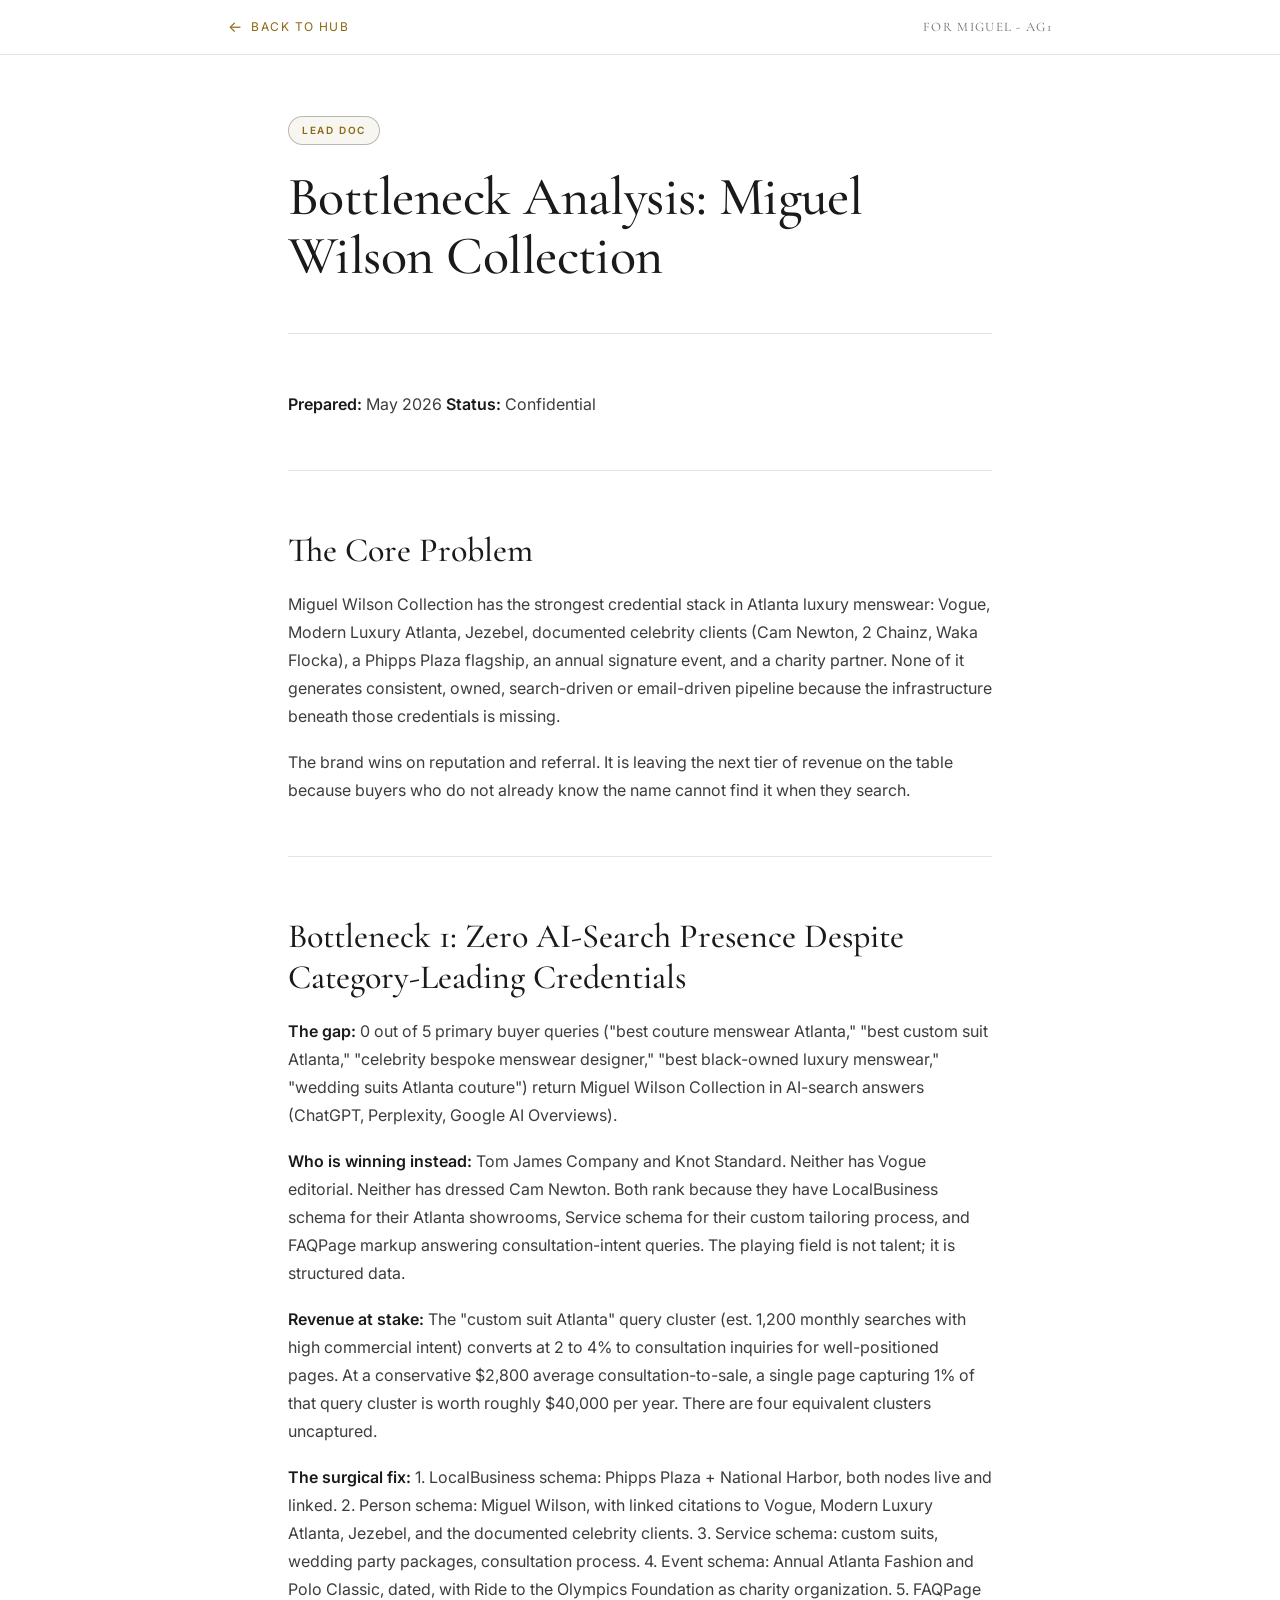
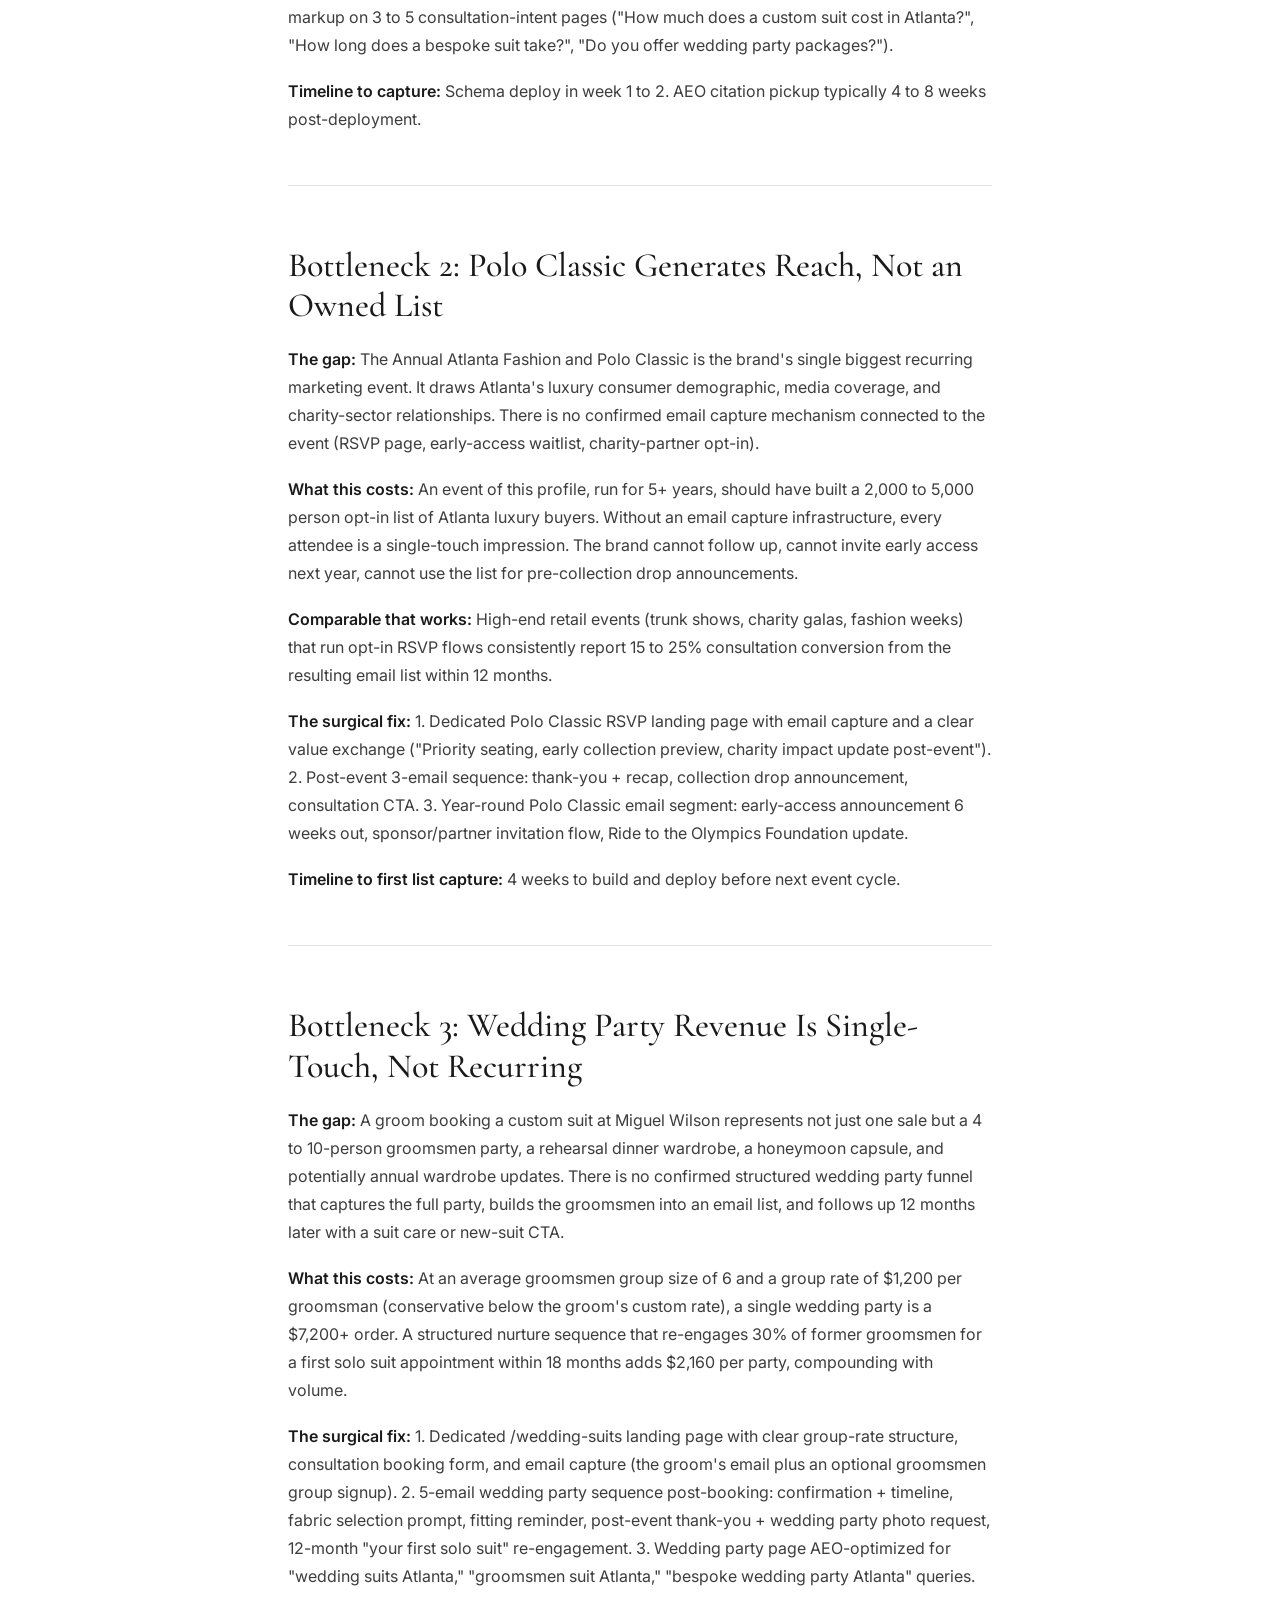
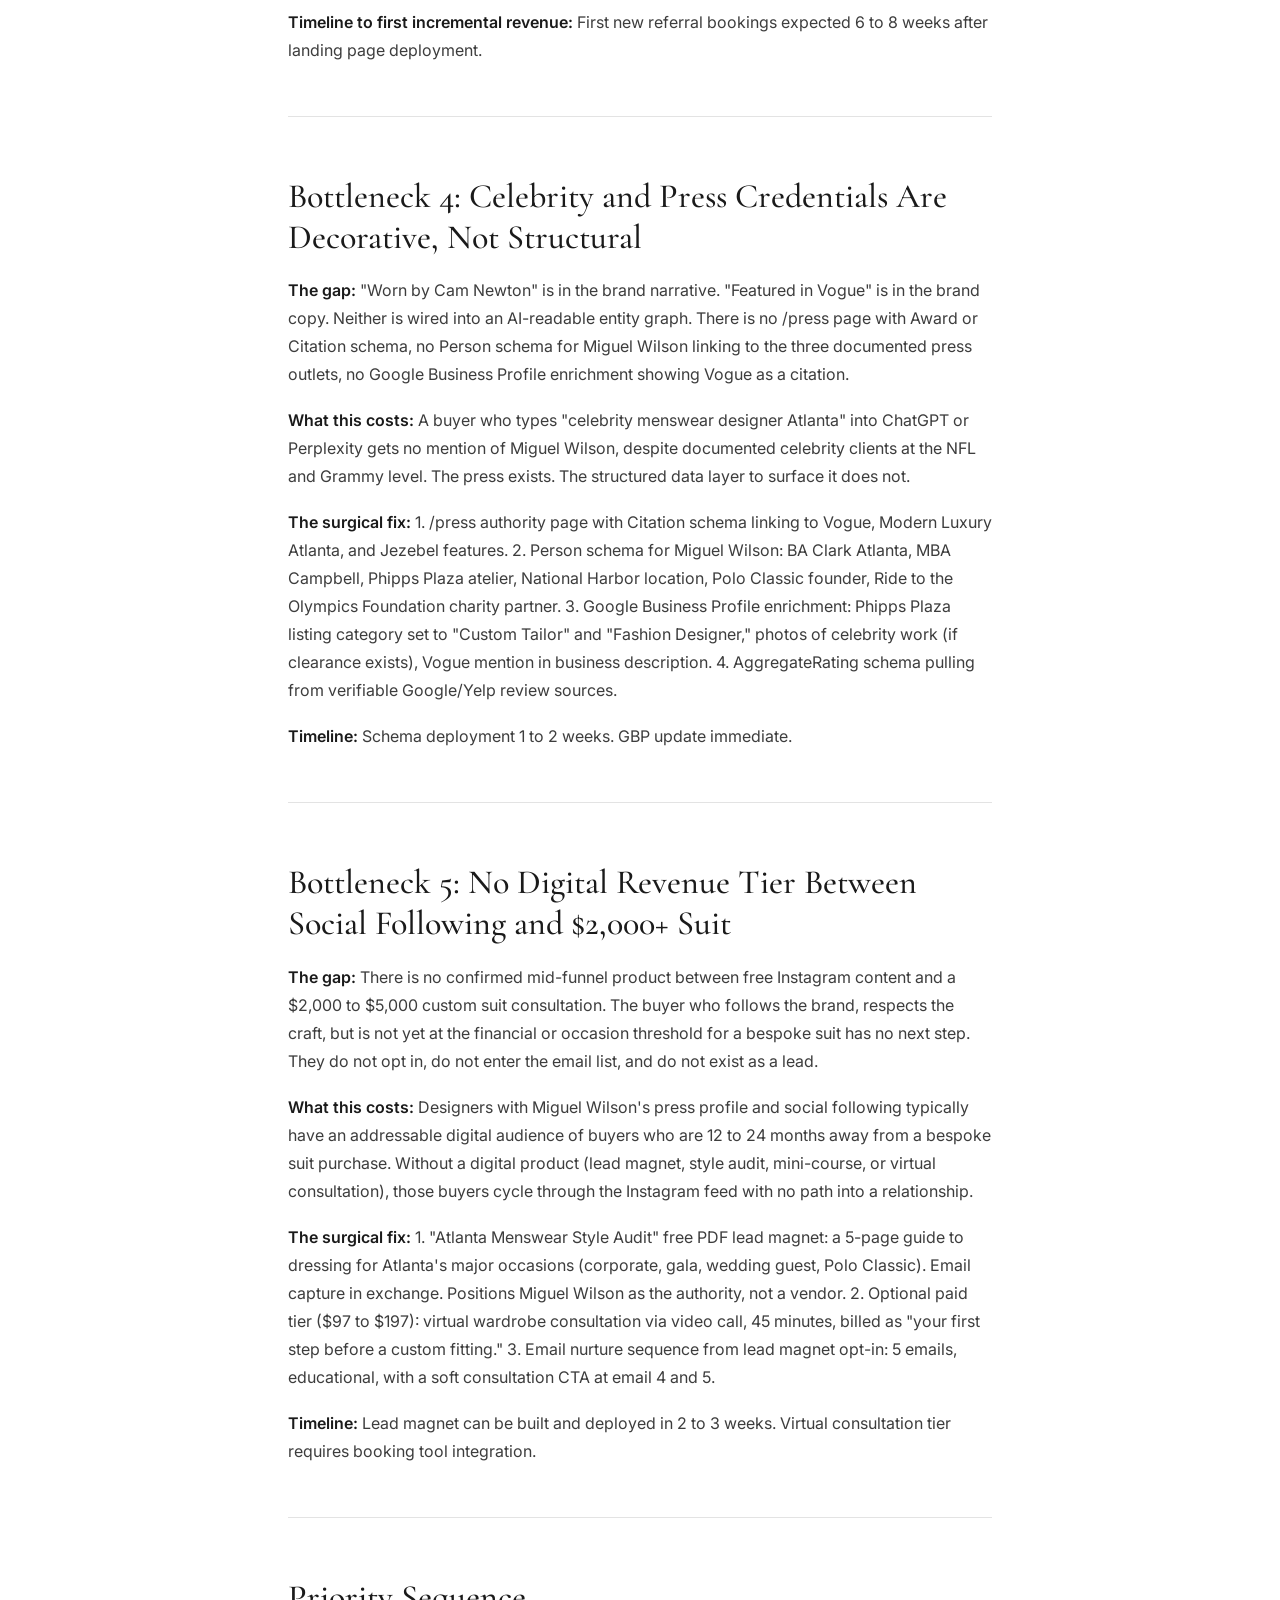
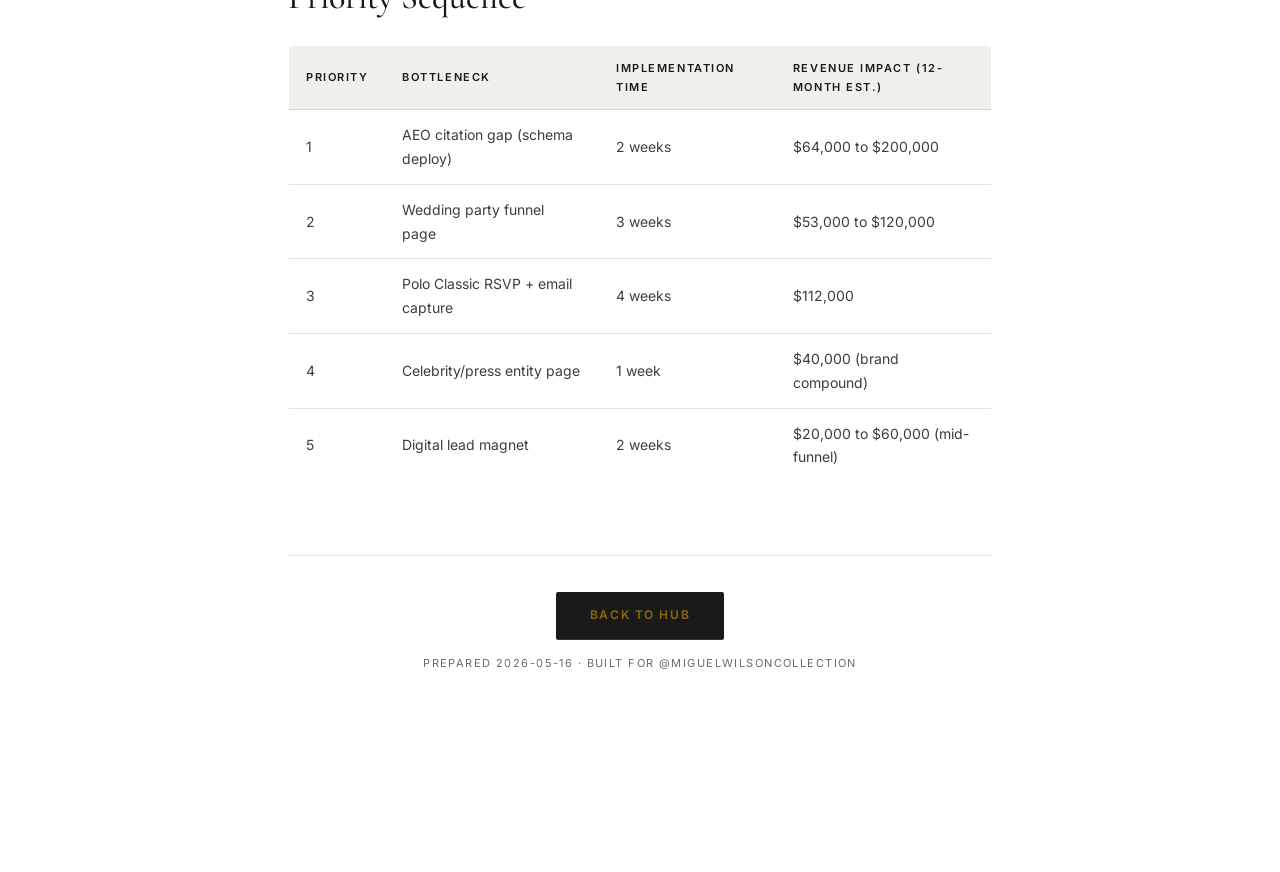
<file: bottleneck-analysis.html>
<!DOCTYPE html>
<html lang="en">
<head>
<meta charset="UTF-8">
<meta name="viewport" content="width=device-width, initial-scale=1.0">
<title>Bottleneck Analysis - For Miguel - AG1</title>
<meta name="description" content="Bottleneck Analysis - built for @miguelwilsoncollection by AG1 Consulting.">
<meta name="robots" content="noindex">
<meta property="og:title" content="Bottleneck Analysis - For Miguel">
<meta property="og:description" content="Part of the warm-reentry plan built for @miguelwilsoncollection by AG1 Consulting.">
<meta property="og:type" content="article">
<meta name="twitter:card" content="summary_large_image">
<link rel="preconnect" href="https://fonts.googleapis.com">
<link rel="preconnect" href="https://fonts.gstatic.com" crossorigin>
<link href="https://fonts.googleapis.com/css2?family=Cormorant+Garamond:wght@400;500;600;700&family=Inter:wght@300;400;500;600;700&display=swap" rel="stylesheet">
<link rel="stylesheet" href="docs.css">
</head>
<body>

<nav class="nav">
  <div class="nav-inner">
    <a href="index.html" class="nav-back"><span class="arrow">&larr;</span> Back to Hub</a>
    <span class="nav-title">For Miguel - AG1</span>
  </div>
</nav>

<article class="doc">
  <header class="doc-header">
    <span class="doc-tag">Lead Doc</span>
    <h1>Bottleneck Analysis: Miguel Wilson Collection</h1>
  </header>

  
<p><strong>Prepared:</strong> May 2026
<strong>Status:</strong> Confidential</p>
<hr />
<h2>The Core Problem</h2>
<p>Miguel Wilson Collection has the strongest credential stack in Atlanta luxury menswear: Vogue, Modern Luxury Atlanta, Jezebel, documented celebrity clients (Cam Newton, 2 Chainz, Waka Flocka), a Phipps Plaza flagship, an annual signature event, and a charity partner. None of it generates consistent, owned, search-driven or email-driven pipeline because the infrastructure beneath those credentials is missing.</p>
<p>The brand wins on reputation and referral. It is leaving the next tier of revenue on the table because buyers who do not already know the name cannot find it when they search.</p>
<hr />
<h2>Bottleneck 1: Zero AI-Search Presence Despite Category-Leading Credentials</h2>
<p><strong>The gap:</strong> 0 out of 5 primary buyer queries ("best couture menswear Atlanta," "best custom suit Atlanta," "celebrity bespoke menswear designer," "best black-owned luxury menswear," "wedding suits Atlanta couture") return Miguel Wilson Collection in AI-search answers (ChatGPT, Perplexity, Google AI Overviews).</p>
<p><strong>Who is winning instead:</strong> Tom James Company and Knot Standard. Neither has Vogue editorial. Neither has dressed Cam Newton. Both rank because they have LocalBusiness schema for their Atlanta showrooms, Service schema for their custom tailoring process, and FAQPage markup answering consultation-intent queries. The playing field is not talent; it is structured data.</p>
<p><strong>Revenue at stake:</strong> The "custom suit Atlanta" query cluster (est. 1,200 monthly searches with high commercial intent) converts at 2 to 4% to consultation inquiries for well-positioned pages. At a conservative $2,800 average consultation-to-sale, a single page capturing 1% of that query cluster is worth roughly $40,000 per year. There are four equivalent clusters uncaptured.</p>
<p><strong>The surgical fix:</strong>
1. LocalBusiness schema: Phipps Plaza + National Harbor, both nodes live and linked.
2. Person schema: Miguel Wilson, with linked citations to Vogue, Modern Luxury Atlanta, Jezebel, and the documented celebrity clients.
3. Service schema: custom suits, wedding party packages, consultation process.
4. Event schema: Annual Atlanta Fashion and Polo Classic, dated, with Ride to the Olympics Foundation as charity organization.
5. FAQPage markup on 3 to 5 consultation-intent pages ("How much does a custom suit cost in Atlanta?", "How long does a bespoke suit take?", "Do you offer wedding party packages?").</p>
<p><strong>Timeline to capture:</strong> Schema deploy in week 1 to 2. AEO citation pickup typically 4 to 8 weeks post-deployment.</p>
<hr />
<h2>Bottleneck 2: Polo Classic Generates Reach, Not an Owned List</h2>
<p><strong>The gap:</strong> The Annual Atlanta Fashion and Polo Classic is the brand's single biggest recurring marketing event. It draws Atlanta's luxury consumer demographic, media coverage, and charity-sector relationships. There is no confirmed email capture mechanism connected to the event (RSVP page, early-access waitlist, charity-partner opt-in).</p>
<p><strong>What this costs:</strong> An event of this profile, run for 5+ years, should have built a 2,000 to 5,000 person opt-in list of Atlanta luxury buyers. Without an email capture infrastructure, every attendee is a single-touch impression. The brand cannot follow up, cannot invite early access next year, cannot use the list for pre-collection drop announcements.</p>
<p><strong>Comparable that works:</strong> High-end retail events (trunk shows, charity galas, fashion weeks) that run opt-in RSVP flows consistently report 15 to 25% consultation conversion from the resulting email list within 12 months.</p>
<p><strong>The surgical fix:</strong>
1. Dedicated Polo Classic RSVP landing page with email capture and a clear value exchange ("Priority seating, early collection preview, charity impact update post-event").
2. Post-event 3-email sequence: thank-you + recap, collection drop announcement, consultation CTA.
3. Year-round Polo Classic email segment: early-access announcement 6 weeks out, sponsor/partner invitation flow, Ride to the Olympics Foundation update.</p>
<p><strong>Timeline to first list capture:</strong> 4 weeks to build and deploy before next event cycle.</p>
<hr />
<h2>Bottleneck 3: Wedding Party Revenue Is Single-Touch, Not Recurring</h2>
<p><strong>The gap:</strong> A groom booking a custom suit at Miguel Wilson represents not just one sale but a 4 to 10-person groomsmen party, a rehearsal dinner wardrobe, a honeymoon capsule, and potentially annual wardrobe updates. There is no confirmed structured wedding party funnel that captures the full party, builds the groomsmen into an email list, and follows up 12 months later with a suit care or new-suit CTA.</p>
<p><strong>What this costs:</strong> At an average groomsmen group size of 6 and a group rate of $1,200 per groomsman (conservative below the groom's custom rate), a single wedding party is a $7,200+ order. A structured nurture sequence that re-engages 30% of former groomsmen for a first solo suit appointment within 18 months adds $2,160 per party, compounding with volume.</p>
<p><strong>The surgical fix:</strong>
1. Dedicated /wedding-suits landing page with clear group-rate structure, consultation booking form, and email capture (the groom's email plus an optional groomsmen group signup).
2. 5-email wedding party sequence post-booking: confirmation + timeline, fabric selection prompt, fitting reminder, post-event thank-you + wedding party photo request, 12-month "your first solo suit" re-engagement.
3. Wedding party page AEO-optimized for "wedding suits Atlanta," "groomsmen suit Atlanta," "bespoke wedding party Atlanta" queries.</p>
<p><strong>Timeline to first incremental revenue:</strong> First new referral bookings expected 6 to 8 weeks after landing page deployment.</p>
<hr />
<h2>Bottleneck 4: Celebrity and Press Credentials Are Decorative, Not Structural</h2>
<p><strong>The gap:</strong> "Worn by Cam Newton" is in the brand narrative. "Featured in Vogue" is in the brand copy. Neither is wired into an AI-readable entity graph. There is no /press page with Award or Citation schema, no Person schema for Miguel Wilson linking to the three documented press outlets, no Google Business Profile enrichment showing Vogue as a citation.</p>
<p><strong>What this costs:</strong> A buyer who types "celebrity menswear designer Atlanta" into ChatGPT or Perplexity gets no mention of Miguel Wilson, despite documented celebrity clients at the NFL and Grammy level. The press exists. The structured data layer to surface it does not.</p>
<p><strong>The surgical fix:</strong>
1. /press authority page with Citation schema linking to Vogue, Modern Luxury Atlanta, and Jezebel features.
2. Person schema for Miguel Wilson: BA Clark Atlanta, MBA Campbell, Phipps Plaza atelier, National Harbor location, Polo Classic founder, Ride to the Olympics Foundation charity partner.
3. Google Business Profile enrichment: Phipps Plaza listing category set to "Custom Tailor" and "Fashion Designer," photos of celebrity work (if clearance exists), Vogue mention in business description.
4. AggregateRating schema pulling from verifiable Google/Yelp review sources.</p>
<p><strong>Timeline:</strong> Schema deployment 1 to 2 weeks. GBP update immediate.</p>
<hr />
<h2>Bottleneck 5: No Digital Revenue Tier Between Social Following and $2,000+ Suit</h2>
<p><strong>The gap:</strong> There is no confirmed mid-funnel product between free Instagram content and a $2,000 to $5,000 custom suit consultation. The buyer who follows the brand, respects the craft, but is not yet at the financial or occasion threshold for a bespoke suit has no next step. They do not opt in, do not enter the email list, and do not exist as a lead.</p>
<p><strong>What this costs:</strong> Designers with Miguel Wilson's press profile and social following typically have an addressable digital audience of buyers who are 12 to 24 months away from a bespoke suit purchase. Without a digital product (lead magnet, style audit, mini-course, or virtual consultation), those buyers cycle through the Instagram feed with no path into a relationship.</p>
<p><strong>The surgical fix:</strong>
1. "Atlanta Menswear Style Audit" free PDF lead magnet: a 5-page guide to dressing for Atlanta's major occasions (corporate, gala, wedding guest, Polo Classic). Email capture in exchange. Positions Miguel Wilson as the authority, not a vendor.
2. Optional paid tier ($97 to $197): virtual wardrobe consultation via video call, 45 minutes, billed as "your first step before a custom fitting."
3. Email nurture sequence from lead magnet opt-in: 5 emails, educational, with a soft consultation CTA at email 4 and 5.</p>
<p><strong>Timeline:</strong> Lead magnet can be built and deployed in 2 to 3 weeks. Virtual consultation tier requires booking tool integration.</p>
<hr />
<h2>Priority Sequence</h2>
<table>
<thead>
<tr>
<th>Priority</th>
<th>Bottleneck</th>
<th>Implementation Time</th>
<th>Revenue Impact (12-Month Est.)</th>
</tr>
</thead>
<tbody>
<tr>
<td>1</td>
<td>AEO citation gap (schema deploy)</td>
<td>2 weeks</td>
<td>$64,000 to $200,000</td>
</tr>
<tr>
<td>2</td>
<td>Wedding party funnel page</td>
<td>3 weeks</td>
<td>$53,000 to $120,000</td>
</tr>
<tr>
<td>3</td>
<td>Polo Classic RSVP + email capture</td>
<td>4 weeks</td>
<td>$112,000</td>
</tr>
<tr>
<td>4</td>
<td>Celebrity/press entity page</td>
<td>1 week</td>
<td>$40,000 (brand compound)</td>
</tr>
<tr>
<td>5</td>
<td>Digital lead magnet</td>
<td>2 weeks</td>
<td>$20,000 to $60,000 (mid-funnel)</td>
</tr>
</tbody>
</table>

  <footer class="doc-footer">
    <a href="index.html" class="doc-footer-link">Back to Hub</a>
    <div class="doc-meta">Prepared 2026-05-16 &middot; Built for @miguelwilsoncollection</div>
  </footer>
</article>

</body>
</html>
</file>
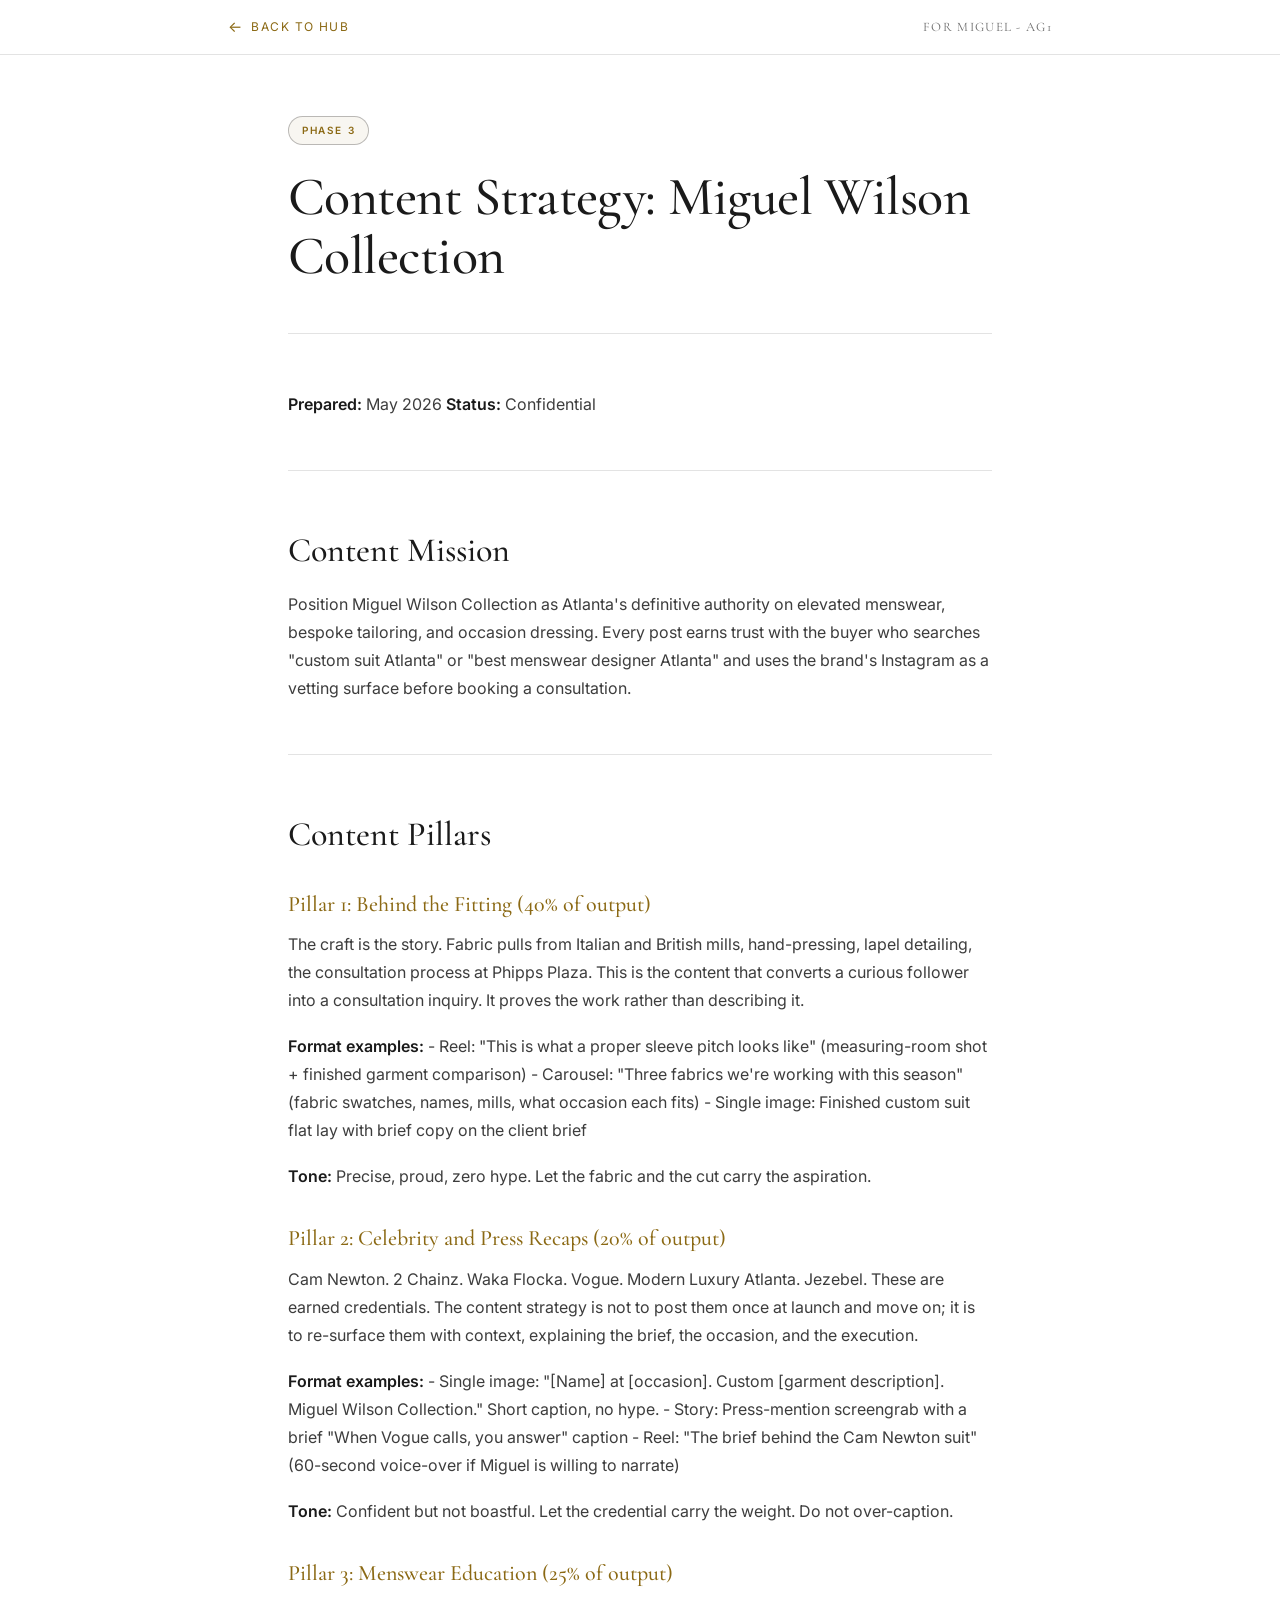
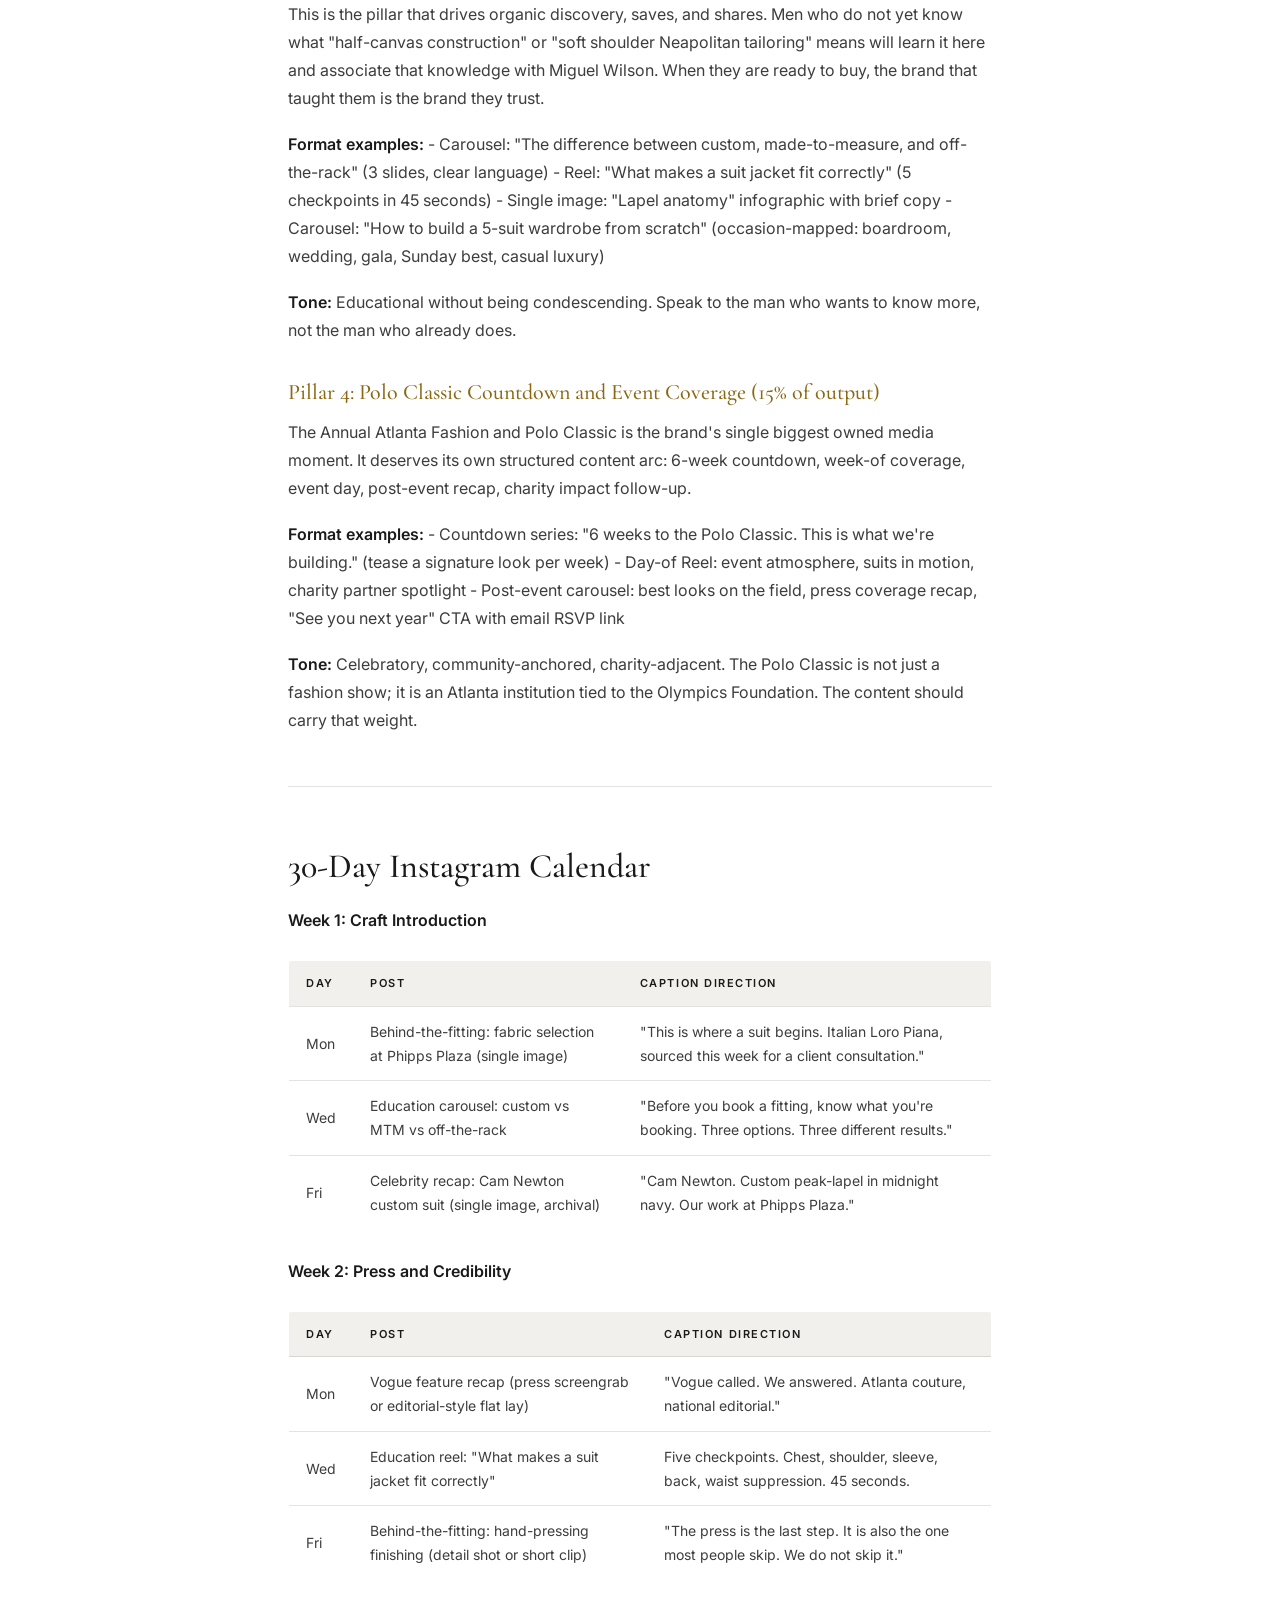
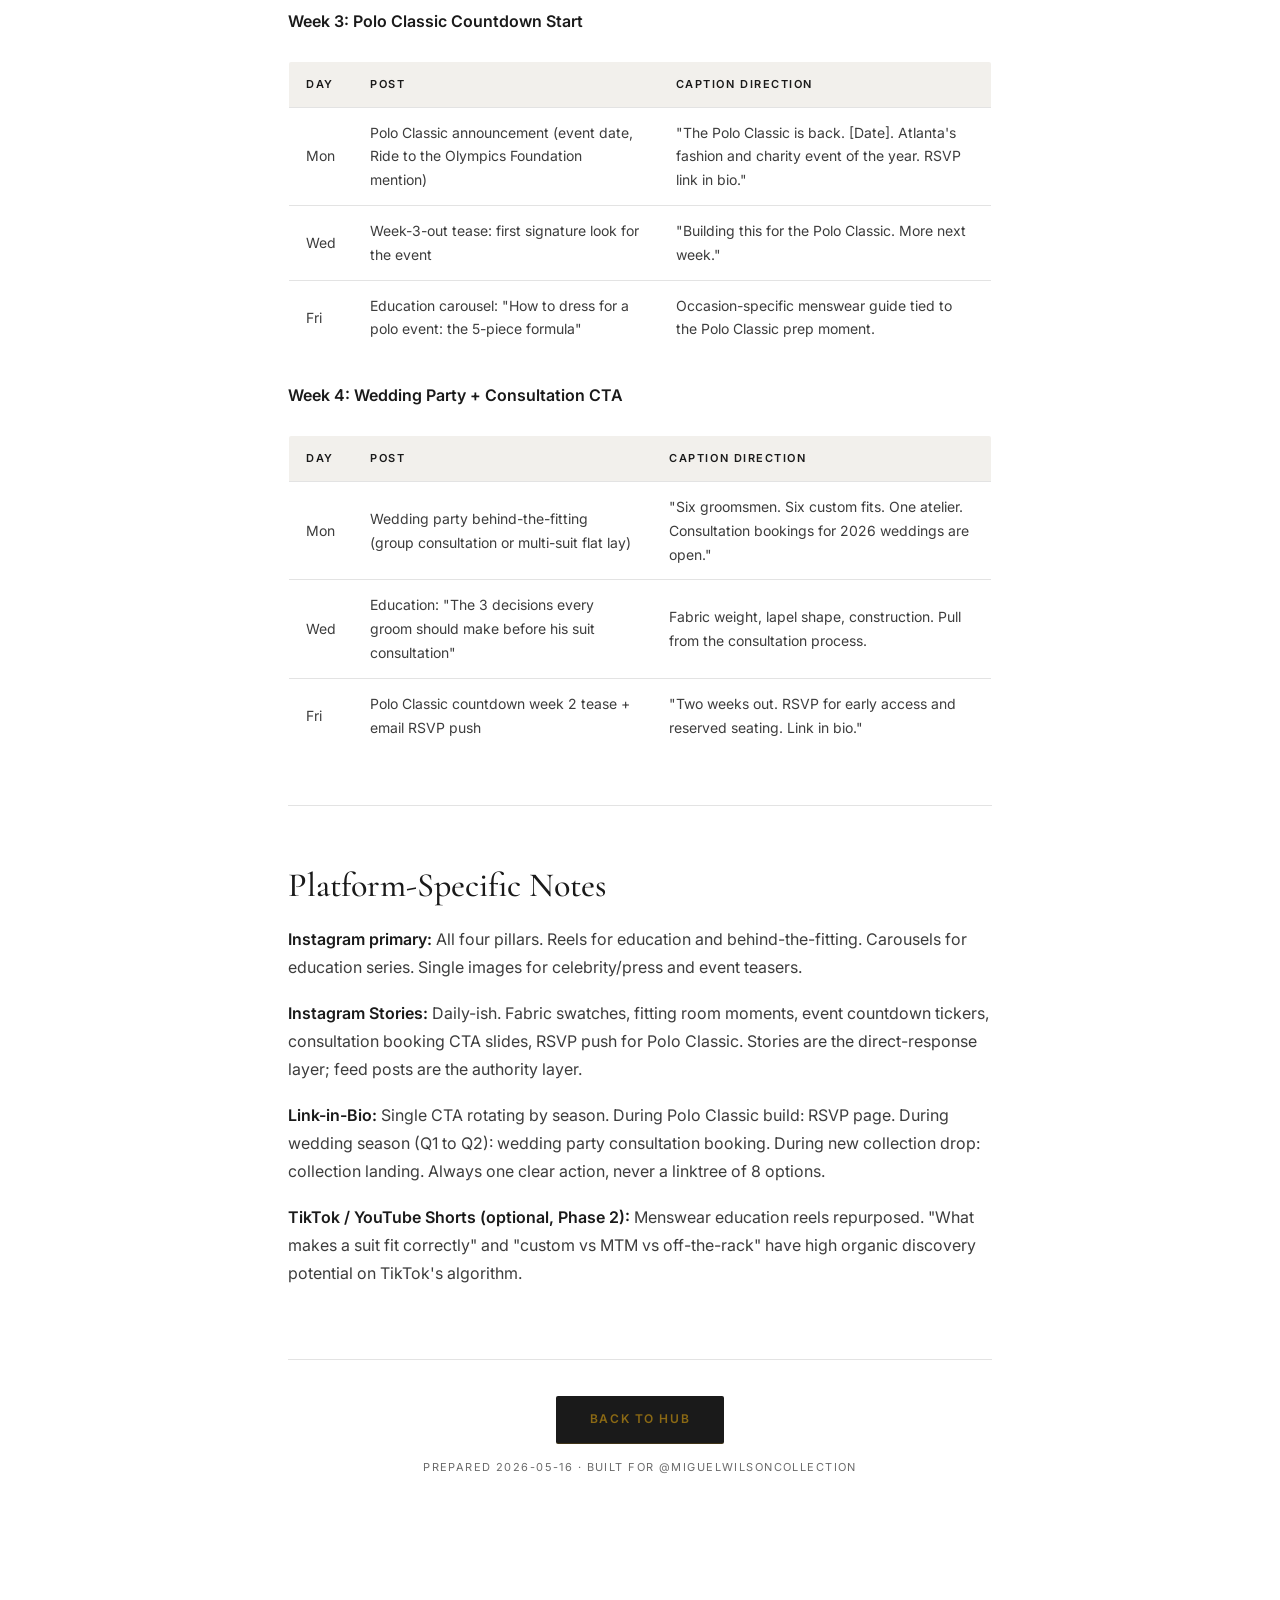
<file: content-strategy.html>
<!DOCTYPE html>
<html lang="en">
<head>
<meta charset="UTF-8">
<meta name="viewport" content="width=device-width, initial-scale=1.0">
<title>Content Strategy - For Miguel - AG1</title>
<meta name="description" content="Content Strategy - built for @miguelwilsoncollection by AG1 Consulting.">
<meta name="robots" content="noindex">
<meta property="og:title" content="Content Strategy - For Miguel">
<meta property="og:description" content="Part of the warm-reentry plan built for @miguelwilsoncollection by AG1 Consulting.">
<meta property="og:type" content="article">
<meta name="twitter:card" content="summary_large_image">
<link rel="preconnect" href="https://fonts.googleapis.com">
<link rel="preconnect" href="https://fonts.gstatic.com" crossorigin>
<link href="https://fonts.googleapis.com/css2?family=Cormorant+Garamond:wght@400;500;600;700&family=Inter:wght@300;400;500;600;700&display=swap" rel="stylesheet">
<link rel="stylesheet" href="docs.css">
</head>
<body>

<nav class="nav">
  <div class="nav-inner">
    <a href="index.html" class="nav-back"><span class="arrow">&larr;</span> Back to Hub</a>
    <span class="nav-title">For Miguel - AG1</span>
  </div>
</nav>

<article class="doc">
  <header class="doc-header">
    <span class="doc-tag">Phase 3</span>
    <h1>Content Strategy: Miguel Wilson Collection</h1>
  </header>

  
<p><strong>Prepared:</strong> May 2026
<strong>Status:</strong> Confidential</p>
<hr />
<h2>Content Mission</h2>
<p>Position Miguel Wilson Collection as Atlanta's definitive authority on elevated menswear, bespoke tailoring, and occasion dressing. Every post earns trust with the buyer who searches "custom suit Atlanta" or "best menswear designer Atlanta" and uses the brand's Instagram as a vetting surface before booking a consultation.</p>
<hr />
<h2>Content Pillars</h2>
<h3>Pillar 1: Behind the Fitting (40% of output)</h3>
<p>The craft is the story. Fabric pulls from Italian and British mills, hand-pressing, lapel detailing, the consultation process at Phipps Plaza. This is the content that converts a curious follower into a consultation inquiry. It proves the work rather than describing it.</p>
<p><strong>Format examples:</strong>
- Reel: "This is what a proper sleeve pitch looks like" (measuring-room shot + finished garment comparison)
- Carousel: "Three fabrics we're working with this season" (fabric swatches, names, mills, what occasion each fits)
- Single image: Finished custom suit flat lay with brief copy on the client brief</p>
<p><strong>Tone:</strong> Precise, proud, zero hype. Let the fabric and the cut carry the aspiration.</p>
<h3>Pillar 2: Celebrity and Press Recaps (20% of output)</h3>
<p>Cam Newton. 2 Chainz. Waka Flocka. Vogue. Modern Luxury Atlanta. Jezebel. These are earned credentials. The content strategy is not to post them once at launch and move on; it is to re-surface them with context, explaining the brief, the occasion, and the execution.</p>
<p><strong>Format examples:</strong>
- Single image: "[Name] at [occasion]. Custom [garment description]. Miguel Wilson Collection." Short caption, no hype.
- Story: Press-mention screengrab with a brief "When Vogue calls, you answer" caption
- Reel: "The brief behind the Cam Newton suit" (60-second voice-over if Miguel is willing to narrate)</p>
<p><strong>Tone:</strong> Confident but not boastful. Let the credential carry the weight. Do not over-caption.</p>
<h3>Pillar 3: Menswear Education (25% of output)</h3>
<p>This is the pillar that drives organic discovery, saves, and shares. Men who do not yet know what "half-canvas construction" or "soft shoulder Neapolitan tailoring" means will learn it here and associate that knowledge with Miguel Wilson. When they are ready to buy, the brand that taught them is the brand they trust.</p>
<p><strong>Format examples:</strong>
- Carousel: "The difference between custom, made-to-measure, and off-the-rack" (3 slides, clear language)
- Reel: "What makes a suit jacket fit correctly" (5 checkpoints in 45 seconds)
- Single image: "Lapel anatomy" infographic with brief copy
- Carousel: "How to build a 5-suit wardrobe from scratch" (occasion-mapped: boardroom, wedding, gala, Sunday best, casual luxury)</p>
<p><strong>Tone:</strong> Educational without being condescending. Speak to the man who wants to know more, not the man who already does.</p>
<h3>Pillar 4: Polo Classic Countdown and Event Coverage (15% of output)</h3>
<p>The Annual Atlanta Fashion and Polo Classic is the brand's single biggest owned media moment. It deserves its own structured content arc: 6-week countdown, week-of coverage, event day, post-event recap, charity impact follow-up.</p>
<p><strong>Format examples:</strong>
- Countdown series: "6 weeks to the Polo Classic. This is what we're building." (tease a signature look per week)
- Day-of Reel: event atmosphere, suits in motion, charity partner spotlight
- Post-event carousel: best looks on the field, press coverage recap, "See you next year" CTA with email RSVP link</p>
<p><strong>Tone:</strong> Celebratory, community-anchored, charity-adjacent. The Polo Classic is not just a fashion show; it is an Atlanta institution tied to the Olympics Foundation. The content should carry that weight.</p>
<hr />
<h2>30-Day Instagram Calendar</h2>
<p><strong>Week 1: Craft Introduction</strong></p>
<table>
<thead>
<tr>
<th>Day</th>
<th>Post</th>
<th>Caption Direction</th>
</tr>
</thead>
<tbody>
<tr>
<td>Mon</td>
<td>Behind-the-fitting: fabric selection at Phipps Plaza (single image)</td>
<td>"This is where a suit begins. Italian Loro Piana, sourced this week for a client consultation."</td>
</tr>
<tr>
<td>Wed</td>
<td>Education carousel: custom vs MTM vs off-the-rack</td>
<td>"Before you book a fitting, know what you're booking. Three options. Three different results."</td>
</tr>
<tr>
<td>Fri</td>
<td>Celebrity recap: Cam Newton custom suit (single image, archival)</td>
<td>"Cam Newton. Custom peak-lapel in midnight navy. Our work at Phipps Plaza."</td>
</tr>
</tbody>
</table>
<p><strong>Week 2: Press and Credibility</strong></p>
<table>
<thead>
<tr>
<th>Day</th>
<th>Post</th>
<th>Caption Direction</th>
</tr>
</thead>
<tbody>
<tr>
<td>Mon</td>
<td>Vogue feature recap (press screengrab or editorial-style flat lay)</td>
<td>"Vogue called. We answered. Atlanta couture, national editorial."</td>
</tr>
<tr>
<td>Wed</td>
<td>Education reel: "What makes a suit jacket fit correctly"</td>
<td>Five checkpoints. Chest, shoulder, sleeve, back, waist suppression. 45 seconds.</td>
</tr>
<tr>
<td>Fri</td>
<td>Behind-the-fitting: hand-pressing finishing (detail shot or short clip)</td>
<td>"The press is the last step. It is also the one most people skip. We do not skip it."</td>
</tr>
</tbody>
</table>
<p><strong>Week 3: Polo Classic Countdown Start</strong></p>
<table>
<thead>
<tr>
<th>Day</th>
<th>Post</th>
<th>Caption Direction</th>
</tr>
</thead>
<tbody>
<tr>
<td>Mon</td>
<td>Polo Classic announcement (event date, Ride to the Olympics Foundation mention)</td>
<td>"The Polo Classic is back. [Date]. Atlanta's fashion and charity event of the year. RSVP link in bio."</td>
</tr>
<tr>
<td>Wed</td>
<td>Week-3-out tease: first signature look for the event</td>
<td>"Building this for the Polo Classic. More next week."</td>
</tr>
<tr>
<td>Fri</td>
<td>Education carousel: "How to dress for a polo event: the 5-piece formula"</td>
<td>Occasion-specific menswear guide tied to the Polo Classic prep moment.</td>
</tr>
</tbody>
</table>
<p><strong>Week 4: Wedding Party + Consultation CTA</strong></p>
<table>
<thead>
<tr>
<th>Day</th>
<th>Post</th>
<th>Caption Direction</th>
</tr>
</thead>
<tbody>
<tr>
<td>Mon</td>
<td>Wedding party behind-the-fitting (group consultation or multi-suit flat lay)</td>
<td>"Six groomsmen. Six custom fits. One atelier. Consultation bookings for 2026 weddings are open."</td>
</tr>
<tr>
<td>Wed</td>
<td>Education: "The 3 decisions every groom should make before his suit consultation"</td>
<td>Fabric weight, lapel shape, construction. Pull from the consultation process.</td>
</tr>
<tr>
<td>Fri</td>
<td>Polo Classic countdown week 2 tease + email RSVP push</td>
<td>"Two weeks out. RSVP for early access and reserved seating. Link in bio."</td>
</tr>
</tbody>
</table>
<hr />
<h2>Platform-Specific Notes</h2>
<p><strong>Instagram primary:</strong> All four pillars. Reels for education and behind-the-fitting. Carousels for education series. Single images for celebrity/press and event teasers.</p>
<p><strong>Instagram Stories:</strong> Daily-ish. Fabric swatches, fitting room moments, event countdown tickers, consultation booking CTA slides, RSVP push for Polo Classic. Stories are the direct-response layer; feed posts are the authority layer.</p>
<p><strong>Link-in-Bio:</strong> Single CTA rotating by season. During Polo Classic build: RSVP page. During wedding season (Q1 to Q2): wedding party consultation booking. During new collection drop: collection landing. Always one clear action, never a linktree of 8 options.</p>
<p><strong>TikTok / YouTube Shorts (optional, Phase 2):</strong> Menswear education reels repurposed. "What makes a suit fit correctly" and "custom vs MTM vs off-the-rack" have high organic discovery potential on TikTok's algorithm.</p>

  <footer class="doc-footer">
    <a href="index.html" class="doc-footer-link">Back to Hub</a>
    <div class="doc-meta">Prepared 2026-05-16 &middot; Built for @miguelwilsoncollection</div>
  </footer>
</article>

</body>
</html>
</file>
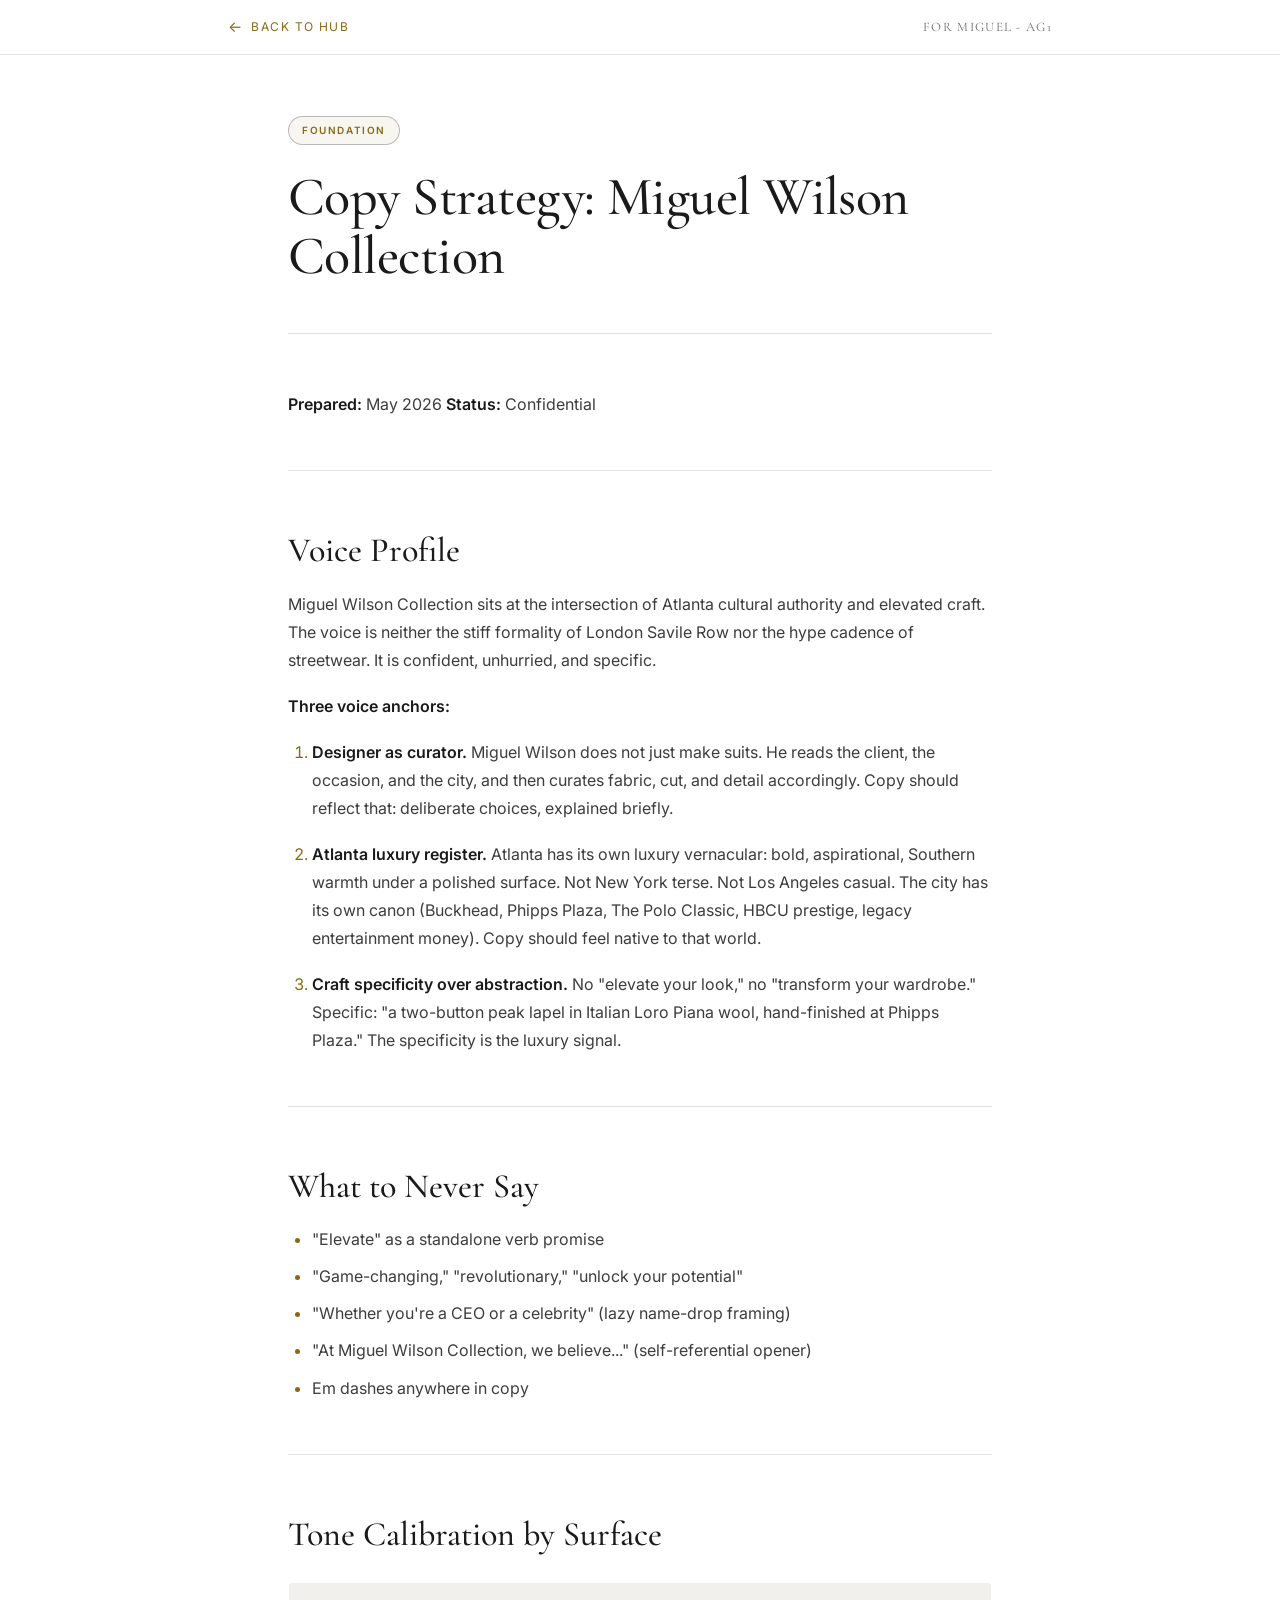
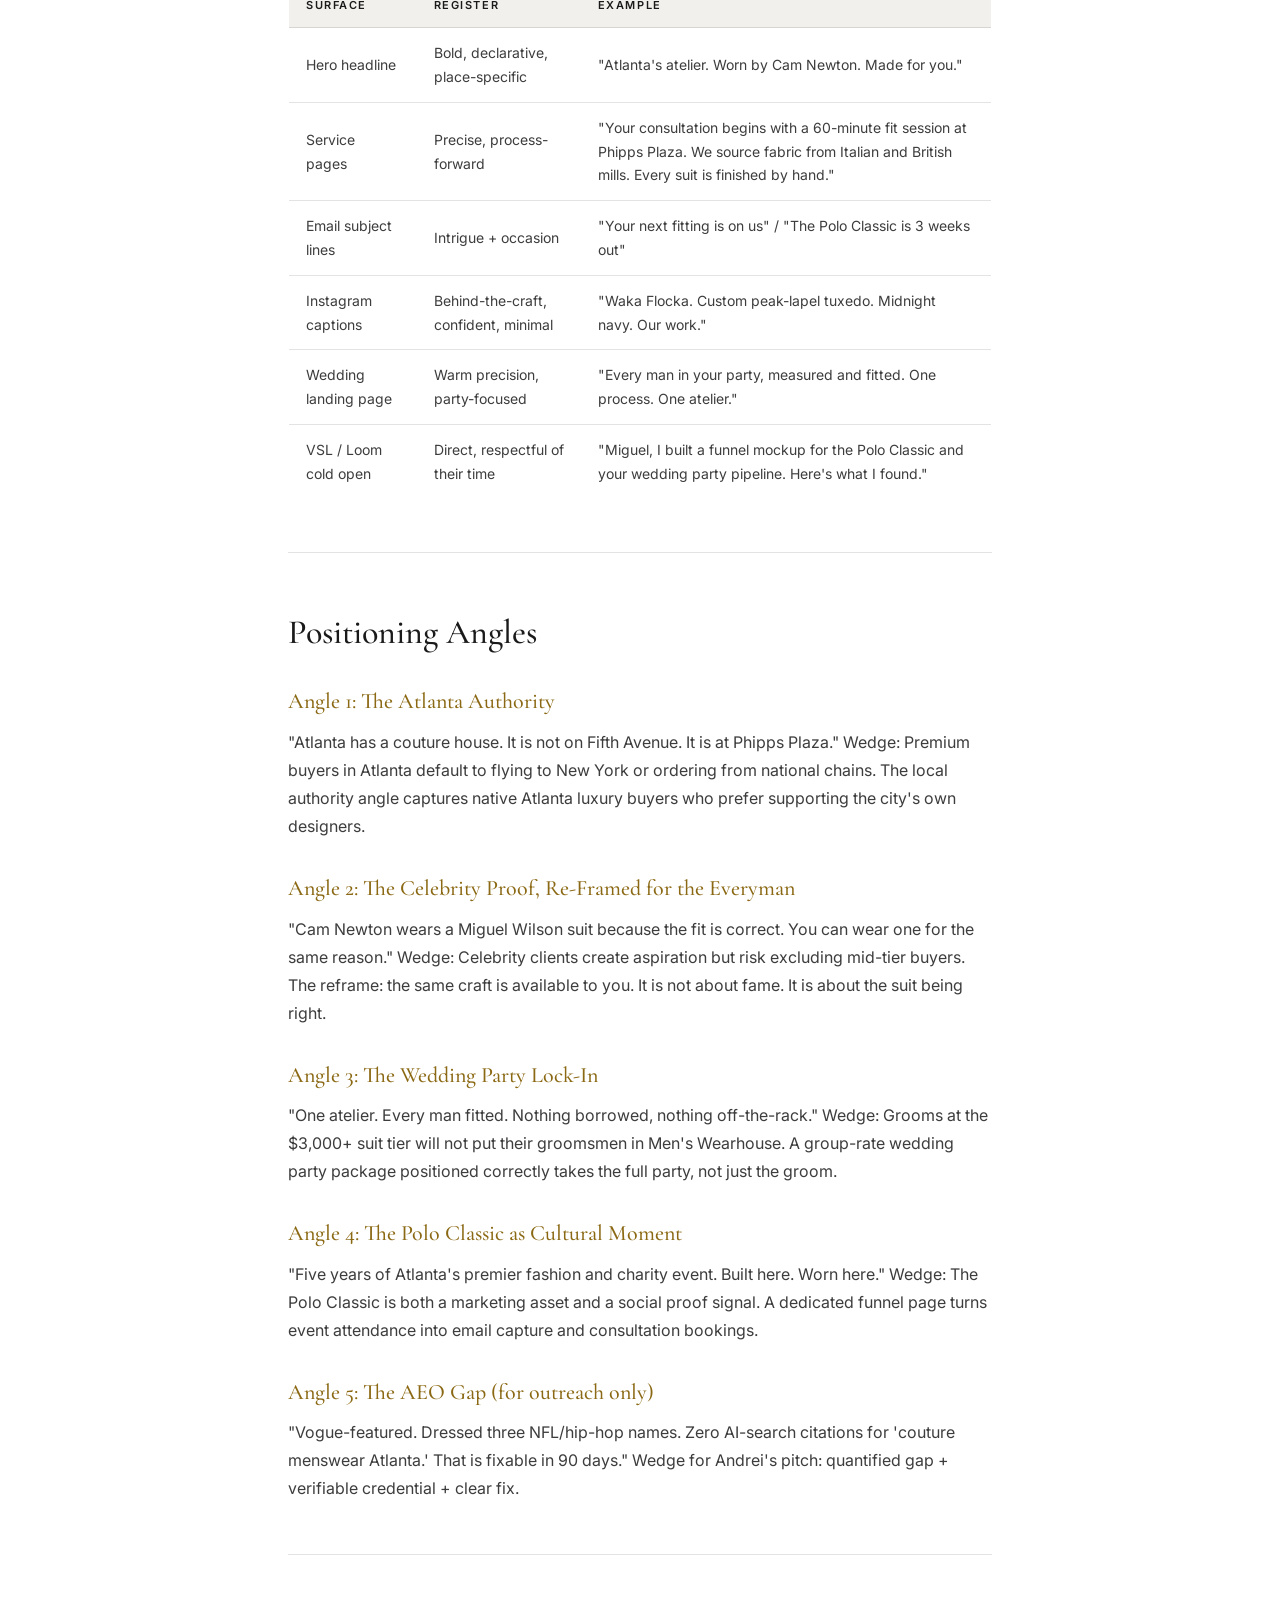
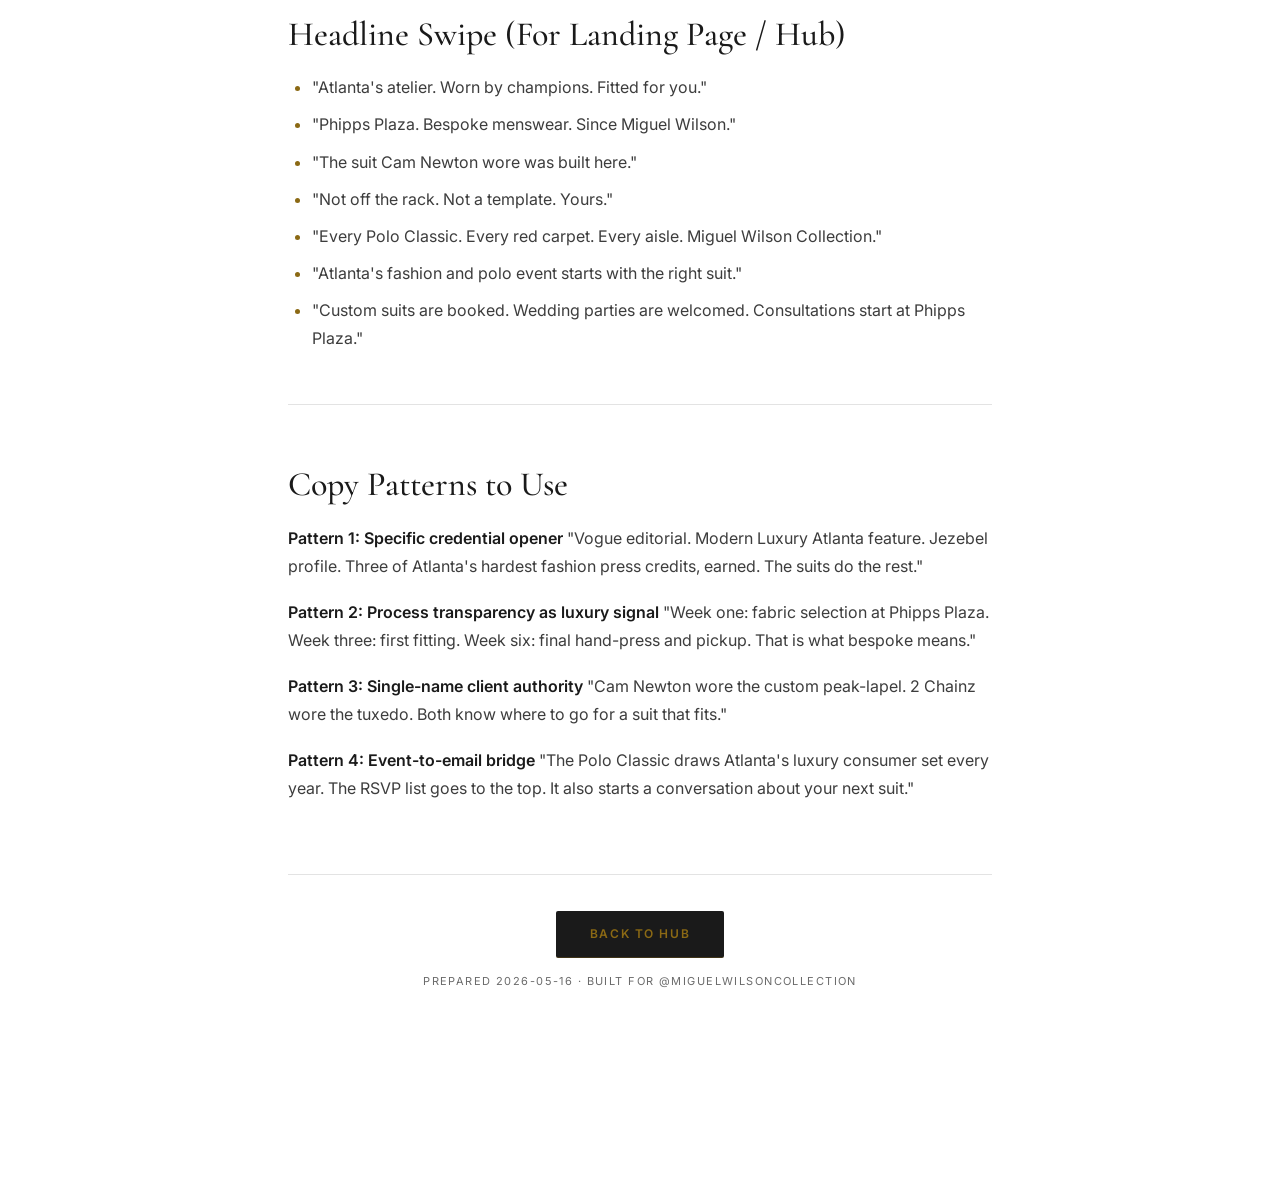
<file: copy-strategy.html>
<!DOCTYPE html>
<html lang="en">
<head>
<meta charset="UTF-8">
<meta name="viewport" content="width=device-width, initial-scale=1.0">
<title>Copy Strategy - For Miguel - AG1</title>
<meta name="description" content="Copy Strategy - built for @miguelwilsoncollection by AG1 Consulting.">
<meta name="robots" content="noindex">
<meta property="og:title" content="Copy Strategy - For Miguel">
<meta property="og:description" content="Part of the warm-reentry plan built for @miguelwilsoncollection by AG1 Consulting.">
<meta property="og:type" content="article">
<meta name="twitter:card" content="summary_large_image">
<link rel="preconnect" href="https://fonts.googleapis.com">
<link rel="preconnect" href="https://fonts.gstatic.com" crossorigin>
<link href="https://fonts.googleapis.com/css2?family=Cormorant+Garamond:wght@400;500;600;700&family=Inter:wght@300;400;500;600;700&display=swap" rel="stylesheet">
<link rel="stylesheet" href="docs.css">
</head>
<body>

<nav class="nav">
  <div class="nav-inner">
    <a href="index.html" class="nav-back"><span class="arrow">&larr;</span> Back to Hub</a>
    <span class="nav-title">For Miguel - AG1</span>
  </div>
</nav>

<article class="doc">
  <header class="doc-header">
    <span class="doc-tag">Foundation</span>
    <h1>Copy Strategy: Miguel Wilson Collection</h1>
  </header>

  
<p><strong>Prepared:</strong> May 2026
<strong>Status:</strong> Confidential</p>
<hr />
<h2>Voice Profile</h2>
<p>Miguel Wilson Collection sits at the intersection of Atlanta cultural authority and elevated craft. The voice is neither the stiff formality of London Savile Row nor the hype cadence of streetwear. It is confident, unhurried, and specific.</p>
<p><strong>Three voice anchors:</strong></p>
<ol>
<li>
<p><strong>Designer as curator.</strong> Miguel Wilson does not just make suits. He reads the client, the occasion, and the city, and then curates fabric, cut, and detail accordingly. Copy should reflect that: deliberate choices, explained briefly.</p>
</li>
<li>
<p><strong>Atlanta luxury register.</strong> Atlanta has its own luxury vernacular: bold, aspirational, Southern warmth under a polished surface. Not New York terse. Not Los Angeles casual. The city has its own canon (Buckhead, Phipps Plaza, The Polo Classic, HBCU prestige, legacy entertainment money). Copy should feel native to that world.</p>
</li>
<li>
<p><strong>Craft specificity over abstraction.</strong> No "elevate your look," no "transform your wardrobe." Specific: "a two-button peak lapel in Italian Loro Piana wool, hand-finished at Phipps Plaza." The specificity is the luxury signal.</p>
</li>
</ol>
<hr />
<h2>What to Never Say</h2>
<ul>
<li>"Elevate" as a standalone verb promise</li>
<li>"Game-changing," "revolutionary," "unlock your potential"</li>
<li>"Whether you're a CEO or a celebrity" (lazy name-drop framing)</li>
<li>"At Miguel Wilson Collection, we believe..." (self-referential opener)</li>
<li>Em dashes anywhere in copy</li>
</ul>
<hr />
<h2>Tone Calibration by Surface</h2>
<table>
<thead>
<tr>
<th>Surface</th>
<th>Register</th>
<th>Example</th>
</tr>
</thead>
<tbody>
<tr>
<td>Hero headline</td>
<td>Bold, declarative, place-specific</td>
<td>"Atlanta's atelier. Worn by Cam Newton. Made for you."</td>
</tr>
<tr>
<td>Service pages</td>
<td>Precise, process-forward</td>
<td>"Your consultation begins with a 60-minute fit session at Phipps Plaza. We source fabric from Italian and British mills. Every suit is finished by hand."</td>
</tr>
<tr>
<td>Email subject lines</td>
<td>Intrigue + occasion</td>
<td>"Your next fitting is on us" / "The Polo Classic is 3 weeks out"</td>
</tr>
<tr>
<td>Instagram captions</td>
<td>Behind-the-craft, confident, minimal</td>
<td>"Waka Flocka. Custom peak-lapel tuxedo. Midnight navy. Our work."</td>
</tr>
<tr>
<td>Wedding landing page</td>
<td>Warm precision, party-focused</td>
<td>"Every man in your party, measured and fitted. One process. One atelier."</td>
</tr>
<tr>
<td>VSL / Loom cold open</td>
<td>Direct, respectful of their time</td>
<td>"Miguel, I built a funnel mockup for the Polo Classic and your wedding party pipeline. Here's what I found."</td>
</tr>
</tbody>
</table>
<hr />
<h2>Positioning Angles</h2>
<h3>Angle 1: The Atlanta Authority</h3>
<p>"Atlanta has a couture house. It is not on Fifth Avenue. It is at Phipps Plaza."
Wedge: Premium buyers in Atlanta default to flying to New York or ordering from national chains. The local authority angle captures native Atlanta luxury buyers who prefer supporting the city's own designers.</p>
<h3>Angle 2: The Celebrity Proof, Re-Framed for the Everyman</h3>
<p>"Cam Newton wears a Miguel Wilson suit because the fit is correct. You can wear one for the same reason."
Wedge: Celebrity clients create aspiration but risk excluding mid-tier buyers. The reframe: the same craft is available to you. It is not about fame. It is about the suit being right.</p>
<h3>Angle 3: The Wedding Party Lock-In</h3>
<p>"One atelier. Every man fitted. Nothing borrowed, nothing off-the-rack."
Wedge: Grooms at the $3,000+ suit tier will not put their groomsmen in Men's Wearhouse. A group-rate wedding party package positioned correctly takes the full party, not just the groom.</p>
<h3>Angle 4: The Polo Classic as Cultural Moment</h3>
<p>"Five years of Atlanta's premier fashion and charity event. Built here. Worn here."
Wedge: The Polo Classic is both a marketing asset and a social proof signal. A dedicated funnel page turns event attendance into email capture and consultation bookings.</p>
<h3>Angle 5: The AEO Gap (for outreach only)</h3>
<p>"Vogue-featured. Dressed three NFL/hip-hop names. Zero AI-search citations for 'couture menswear Atlanta.' That is fixable in 90 days."
Wedge for Andrei's pitch: quantified gap + verifiable credential + clear fix.</p>
<hr />
<h2>Headline Swipe (For Landing Page / Hub)</h2>
<ul>
<li>"Atlanta's atelier. Worn by champions. Fitted for you."</li>
<li>"Phipps Plaza. Bespoke menswear. Since Miguel Wilson."</li>
<li>"The suit Cam Newton wore was built here."</li>
<li>"Not off the rack. Not a template. Yours."</li>
<li>"Every Polo Classic. Every red carpet. Every aisle. Miguel Wilson Collection."</li>
<li>"Atlanta's fashion and polo event starts with the right suit."</li>
<li>"Custom suits are booked. Wedding parties are welcomed. Consultations start at Phipps Plaza."</li>
</ul>
<hr />
<h2>Copy Patterns to Use</h2>
<p><strong>Pattern 1: Specific credential opener</strong>
"Vogue editorial. Modern Luxury Atlanta feature. Jezebel profile. Three of Atlanta's hardest fashion press credits, earned. The suits do the rest."</p>
<p><strong>Pattern 2: Process transparency as luxury signal</strong>
"Week one: fabric selection at Phipps Plaza. Week three: first fitting. Week six: final hand-press and pickup. That is what bespoke means."</p>
<p><strong>Pattern 3: Single-name client authority</strong>
"Cam Newton wore the custom peak-lapel. 2 Chainz wore the tuxedo. Both know where to go for a suit that fits."</p>
<p><strong>Pattern 4: Event-to-email bridge</strong>
"The Polo Classic draws Atlanta's luxury consumer set every year. The RSVP list goes to the top. It also starts a conversation about your next suit."</p>

  <footer class="doc-footer">
    <a href="index.html" class="doc-footer-link">Back to Hub</a>
    <div class="doc-meta">Prepared 2026-05-16 &middot; Built for @miguelwilsoncollection</div>
  </footer>
</article>

</body>
</html>
</file>
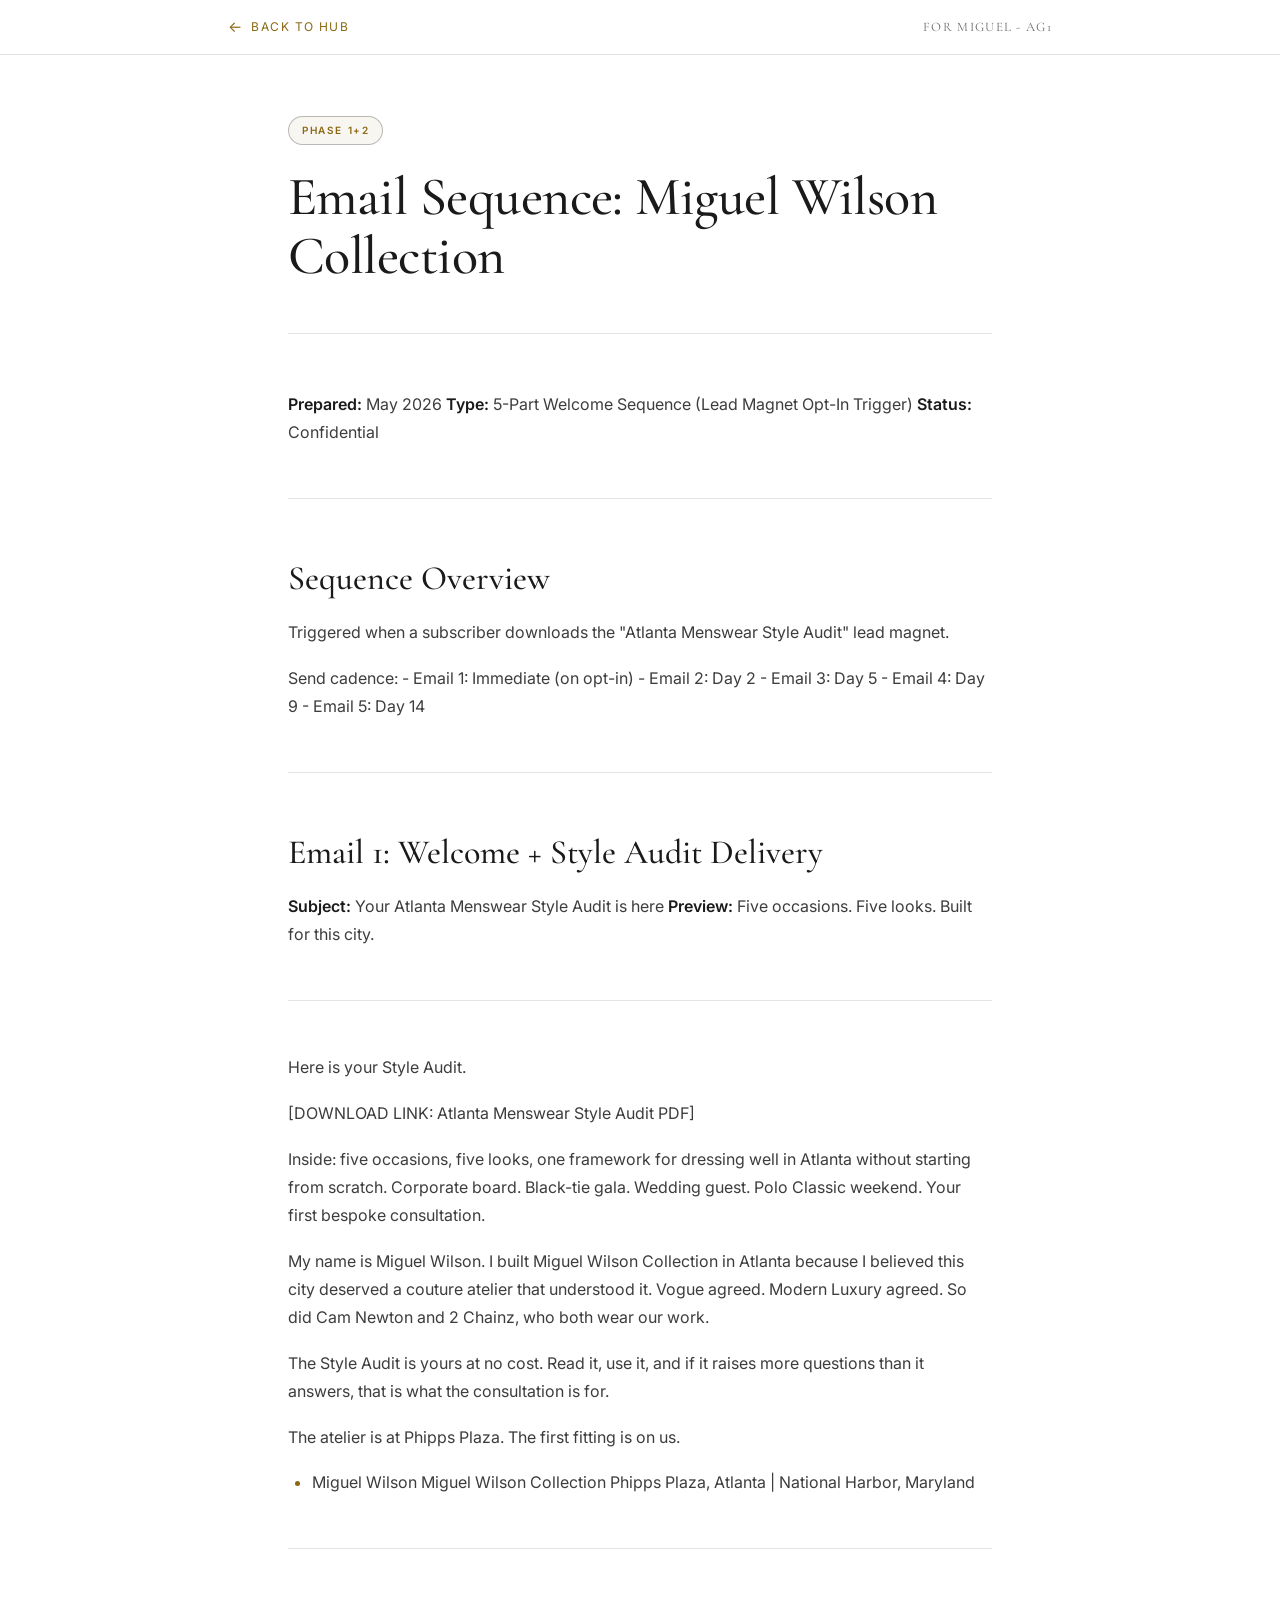
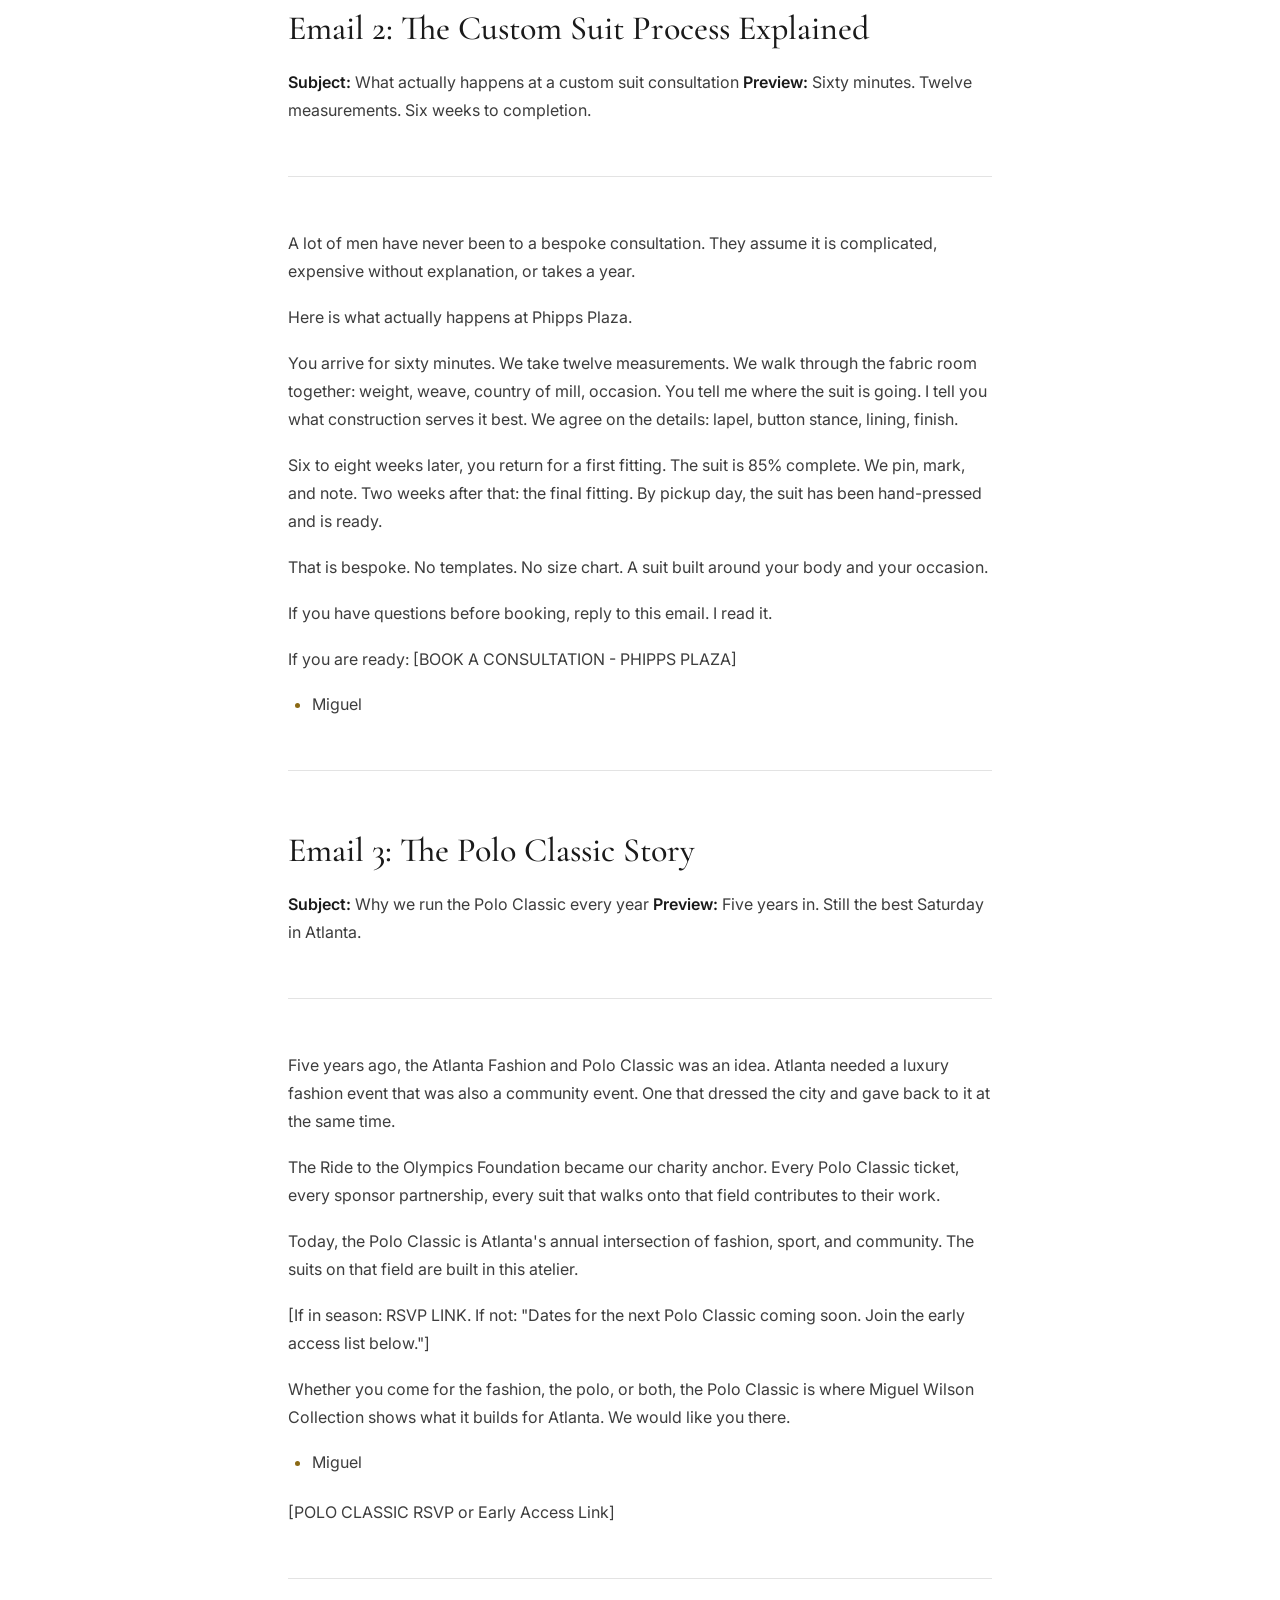
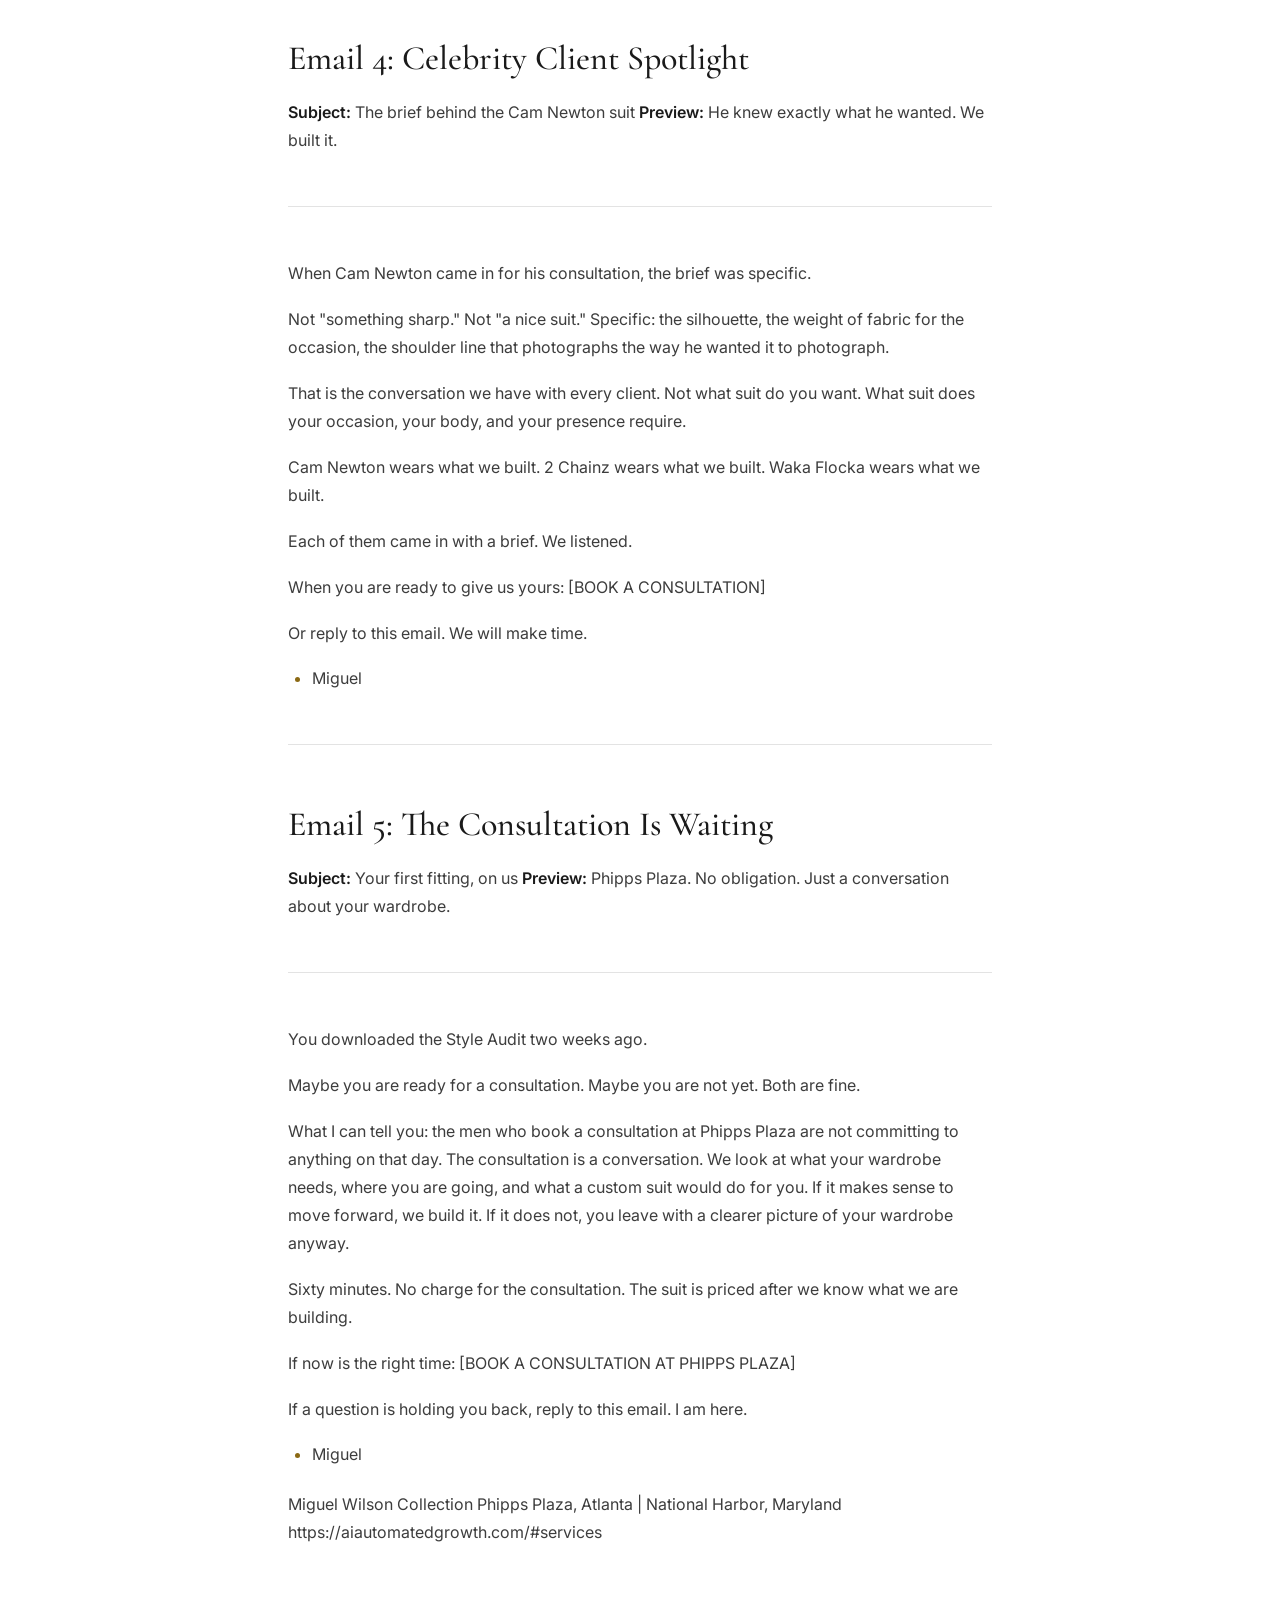
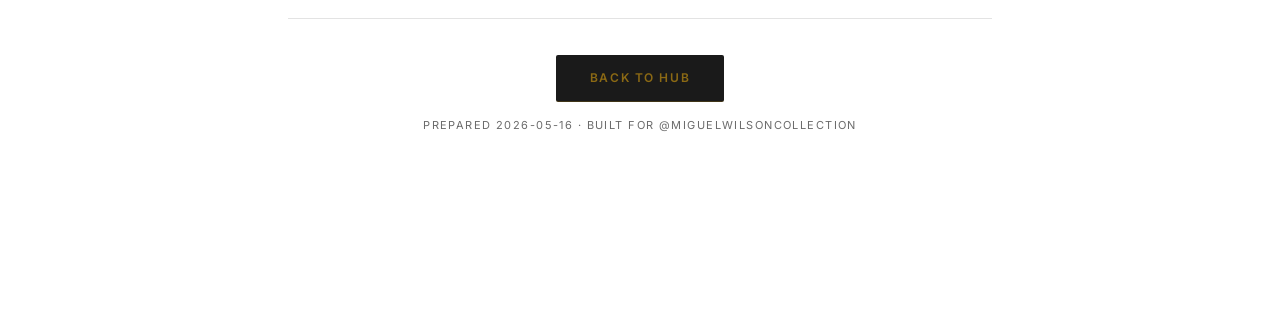
<file: email-sequence.html>
<!DOCTYPE html>
<html lang="en">
<head>
<meta charset="UTF-8">
<meta name="viewport" content="width=device-width, initial-scale=1.0">
<title>Email Sequences - For Miguel - AG1</title>
<meta name="description" content="Email Sequences - built for @miguelwilsoncollection by AG1 Consulting.">
<meta name="robots" content="noindex">
<meta property="og:title" content="Email Sequences - For Miguel">
<meta property="og:description" content="Part of the warm-reentry plan built for @miguelwilsoncollection by AG1 Consulting.">
<meta property="og:type" content="article">
<meta name="twitter:card" content="summary_large_image">
<link rel="preconnect" href="https://fonts.googleapis.com">
<link rel="preconnect" href="https://fonts.gstatic.com" crossorigin>
<link href="https://fonts.googleapis.com/css2?family=Cormorant+Garamond:wght@400;500;600;700&family=Inter:wght@300;400;500;600;700&display=swap" rel="stylesheet">
<link rel="stylesheet" href="docs.css">
</head>
<body>

<nav class="nav">
  <div class="nav-inner">
    <a href="index.html" class="nav-back"><span class="arrow">&larr;</span> Back to Hub</a>
    <span class="nav-title">For Miguel - AG1</span>
  </div>
</nav>

<article class="doc">
  <header class="doc-header">
    <span class="doc-tag">Phase 1+2</span>
    <h1>Email Sequence: Miguel Wilson Collection</h1>
  </header>

  
<p><strong>Prepared:</strong> May 2026
<strong>Type:</strong> 5-Part Welcome Sequence (Lead Magnet Opt-In Trigger)
<strong>Status:</strong> Confidential</p>
<hr />
<h2>Sequence Overview</h2>
<p>Triggered when a subscriber downloads the "Atlanta Menswear Style Audit" lead magnet.</p>
<p>Send cadence:
- Email 1: Immediate (on opt-in)
- Email 2: Day 2
- Email 3: Day 5
- Email 4: Day 9
- Email 5: Day 14</p>
<hr />
<h2>Email 1: Welcome + Style Audit Delivery</h2>
<p><strong>Subject:</strong> Your Atlanta Menswear Style Audit is here
<strong>Preview:</strong> Five occasions. Five looks. Built for this city.</p>
<hr />
<p>Here is your Style Audit.</p>
<p>[DOWNLOAD LINK: Atlanta Menswear Style Audit PDF]</p>
<p>Inside: five occasions, five looks, one framework for dressing well in Atlanta without starting from scratch. Corporate board. Black-tie gala. Wedding guest. Polo Classic weekend. Your first bespoke consultation.</p>
<p>My name is Miguel Wilson. I built Miguel Wilson Collection in Atlanta because I believed this city deserved a couture atelier that understood it. Vogue agreed. Modern Luxury agreed. So did Cam Newton and 2 Chainz, who both wear our work.</p>
<p>The Style Audit is yours at no cost. Read it, use it, and if it raises more questions than it answers, that is what the consultation is for.</p>
<p>The atelier is at Phipps Plaza. The first fitting is on us.</p>
<ul>
<li>Miguel Wilson
Miguel Wilson Collection
Phipps Plaza, Atlanta | National Harbor, Maryland</li>
</ul>
<hr />
<h2>Email 2: The Custom Suit Process Explained</h2>
<p><strong>Subject:</strong> What actually happens at a custom suit consultation
<strong>Preview:</strong> Sixty minutes. Twelve measurements. Six weeks to completion.</p>
<hr />
<p>A lot of men have never been to a bespoke consultation. They assume it is complicated, expensive without explanation, or takes a year.</p>
<p>Here is what actually happens at Phipps Plaza.</p>
<p>You arrive for sixty minutes. We take twelve measurements. We walk through the fabric room together: weight, weave, country of mill, occasion. You tell me where the suit is going. I tell you what construction serves it best. We agree on the details: lapel, button stance, lining, finish.</p>
<p>Six to eight weeks later, you return for a first fitting. The suit is 85% complete. We pin, mark, and note. Two weeks after that: the final fitting. By pickup day, the suit has been hand-pressed and is ready.</p>
<p>That is bespoke. No templates. No size chart. A suit built around your body and your occasion.</p>
<p>If you have questions before booking, reply to this email. I read it.</p>
<p>If you are ready: [BOOK A CONSULTATION - PHIPPS PLAZA]</p>
<ul>
<li>Miguel</li>
</ul>
<hr />
<h2>Email 3: The Polo Classic Story</h2>
<p><strong>Subject:</strong> Why we run the Polo Classic every year
<strong>Preview:</strong> Five years in. Still the best Saturday in Atlanta.</p>
<hr />
<p>Five years ago, the Atlanta Fashion and Polo Classic was an idea. Atlanta needed a luxury fashion event that was also a community event. One that dressed the city and gave back to it at the same time.</p>
<p>The Ride to the Olympics Foundation became our charity anchor. Every Polo Classic ticket, every sponsor partnership, every suit that walks onto that field contributes to their work.</p>
<p>Today, the Polo Classic is Atlanta's annual intersection of fashion, sport, and community. The suits on that field are built in this atelier.</p>
<p>[If in season: RSVP LINK. If not: "Dates for the next Polo Classic coming soon. Join the early access list below."]</p>
<p>Whether you come for the fashion, the polo, or both, the Polo Classic is where Miguel Wilson Collection shows what it builds for Atlanta. We would like you there.</p>
<ul>
<li>Miguel</li>
</ul>
<p>[POLO CLASSIC RSVP or Early Access Link]</p>
<hr />
<h2>Email 4: Celebrity Client Spotlight</h2>
<p><strong>Subject:</strong> The brief behind the Cam Newton suit
<strong>Preview:</strong> He knew exactly what he wanted. We built it.</p>
<hr />
<p>When Cam Newton came in for his consultation, the brief was specific.</p>
<p>Not "something sharp." Not "a nice suit." Specific: the silhouette, the weight of fabric for the occasion, the shoulder line that photographs the way he wanted it to photograph.</p>
<p>That is the conversation we have with every client. Not what suit do you want. What suit does your occasion, your body, and your presence require.</p>
<p>Cam Newton wears what we built. 2 Chainz wears what we built. Waka Flocka wears what we built.</p>
<p>Each of them came in with a brief. We listened.</p>
<p>When you are ready to give us yours: [BOOK A CONSULTATION]</p>
<p>Or reply to this email. We will make time.</p>
<ul>
<li>Miguel</li>
</ul>
<hr />
<h2>Email 5: The Consultation Is Waiting</h2>
<p><strong>Subject:</strong> Your first fitting, on us
<strong>Preview:</strong> Phipps Plaza. No obligation. Just a conversation about your wardrobe.</p>
<hr />
<p>You downloaded the Style Audit two weeks ago.</p>
<p>Maybe you are ready for a consultation. Maybe you are not yet. Both are fine.</p>
<p>What I can tell you: the men who book a consultation at Phipps Plaza are not committing to anything on that day. The consultation is a conversation. We look at what your wardrobe needs, where you are going, and what a custom suit would do for you. If it makes sense to move forward, we build it. If it does not, you leave with a clearer picture of your wardrobe anyway.</p>
<p>Sixty minutes. No charge for the consultation. The suit is priced after we know what we are building.</p>
<p>If now is the right time: [BOOK A CONSULTATION AT PHIPPS PLAZA]</p>
<p>If a question is holding you back, reply to this email. I am here.</p>
<ul>
<li>Miguel</li>
</ul>
<p>Miguel Wilson Collection
Phipps Plaza, Atlanta | National Harbor, Maryland
https://aiautomatedgrowth.com/#services</p>

  <footer class="doc-footer">
    <a href="index.html" class="doc-footer-link">Back to Hub</a>
    <div class="doc-meta">Prepared 2026-05-16 &middot; Built for @miguelwilsoncollection</div>
  </footer>
</article>

</body>
</html>
</file>
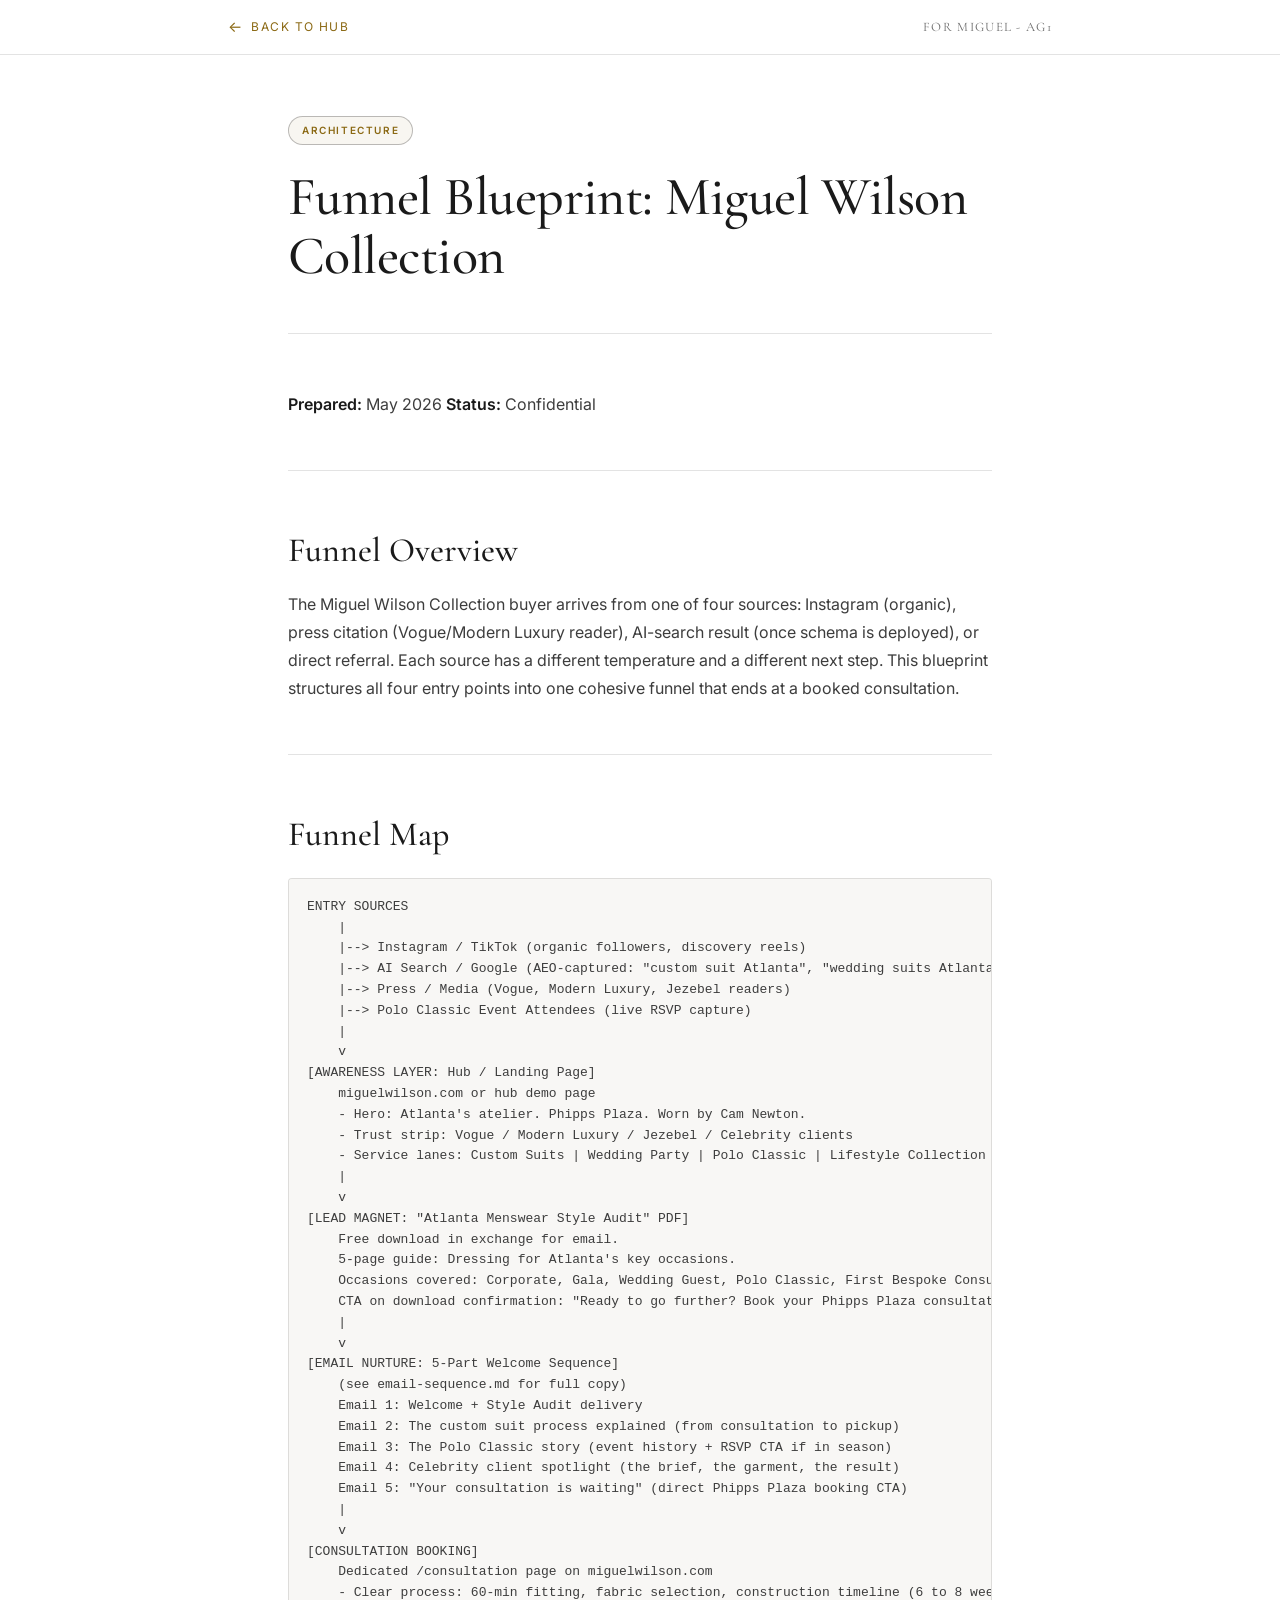
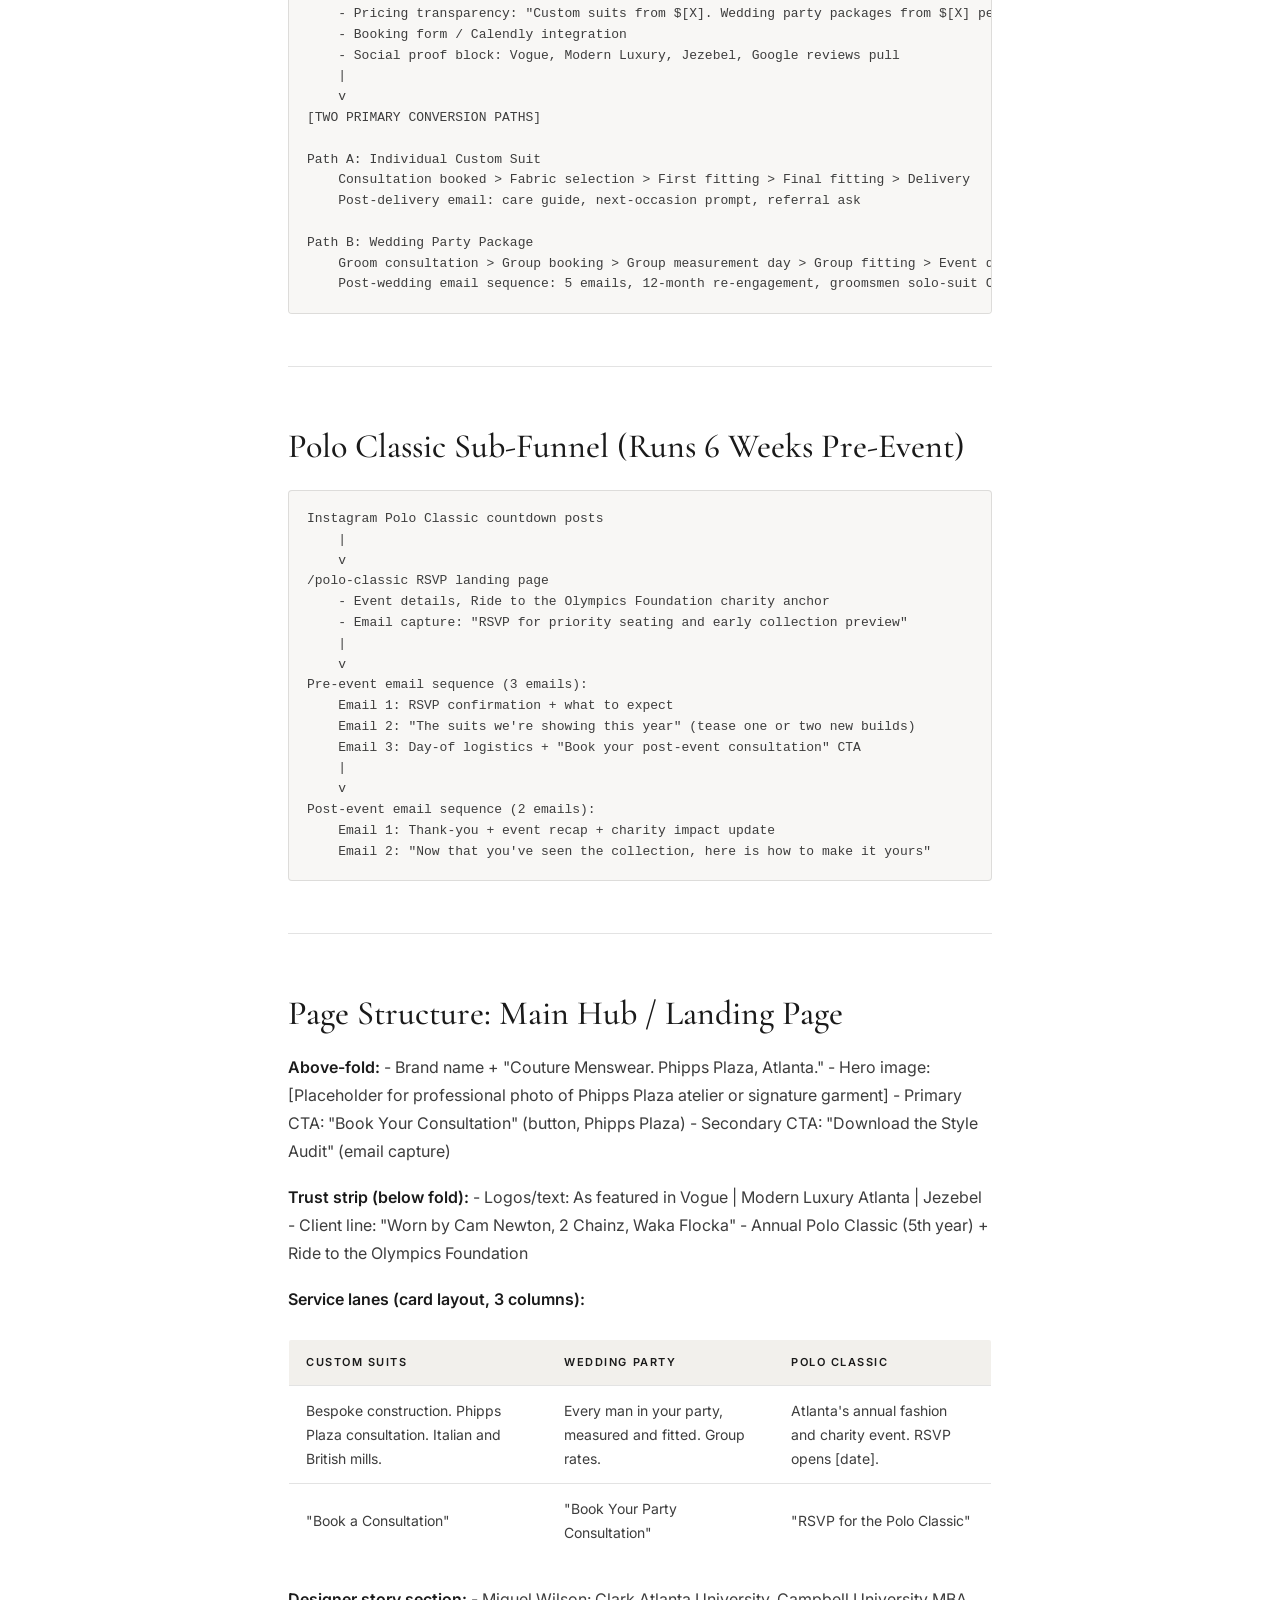
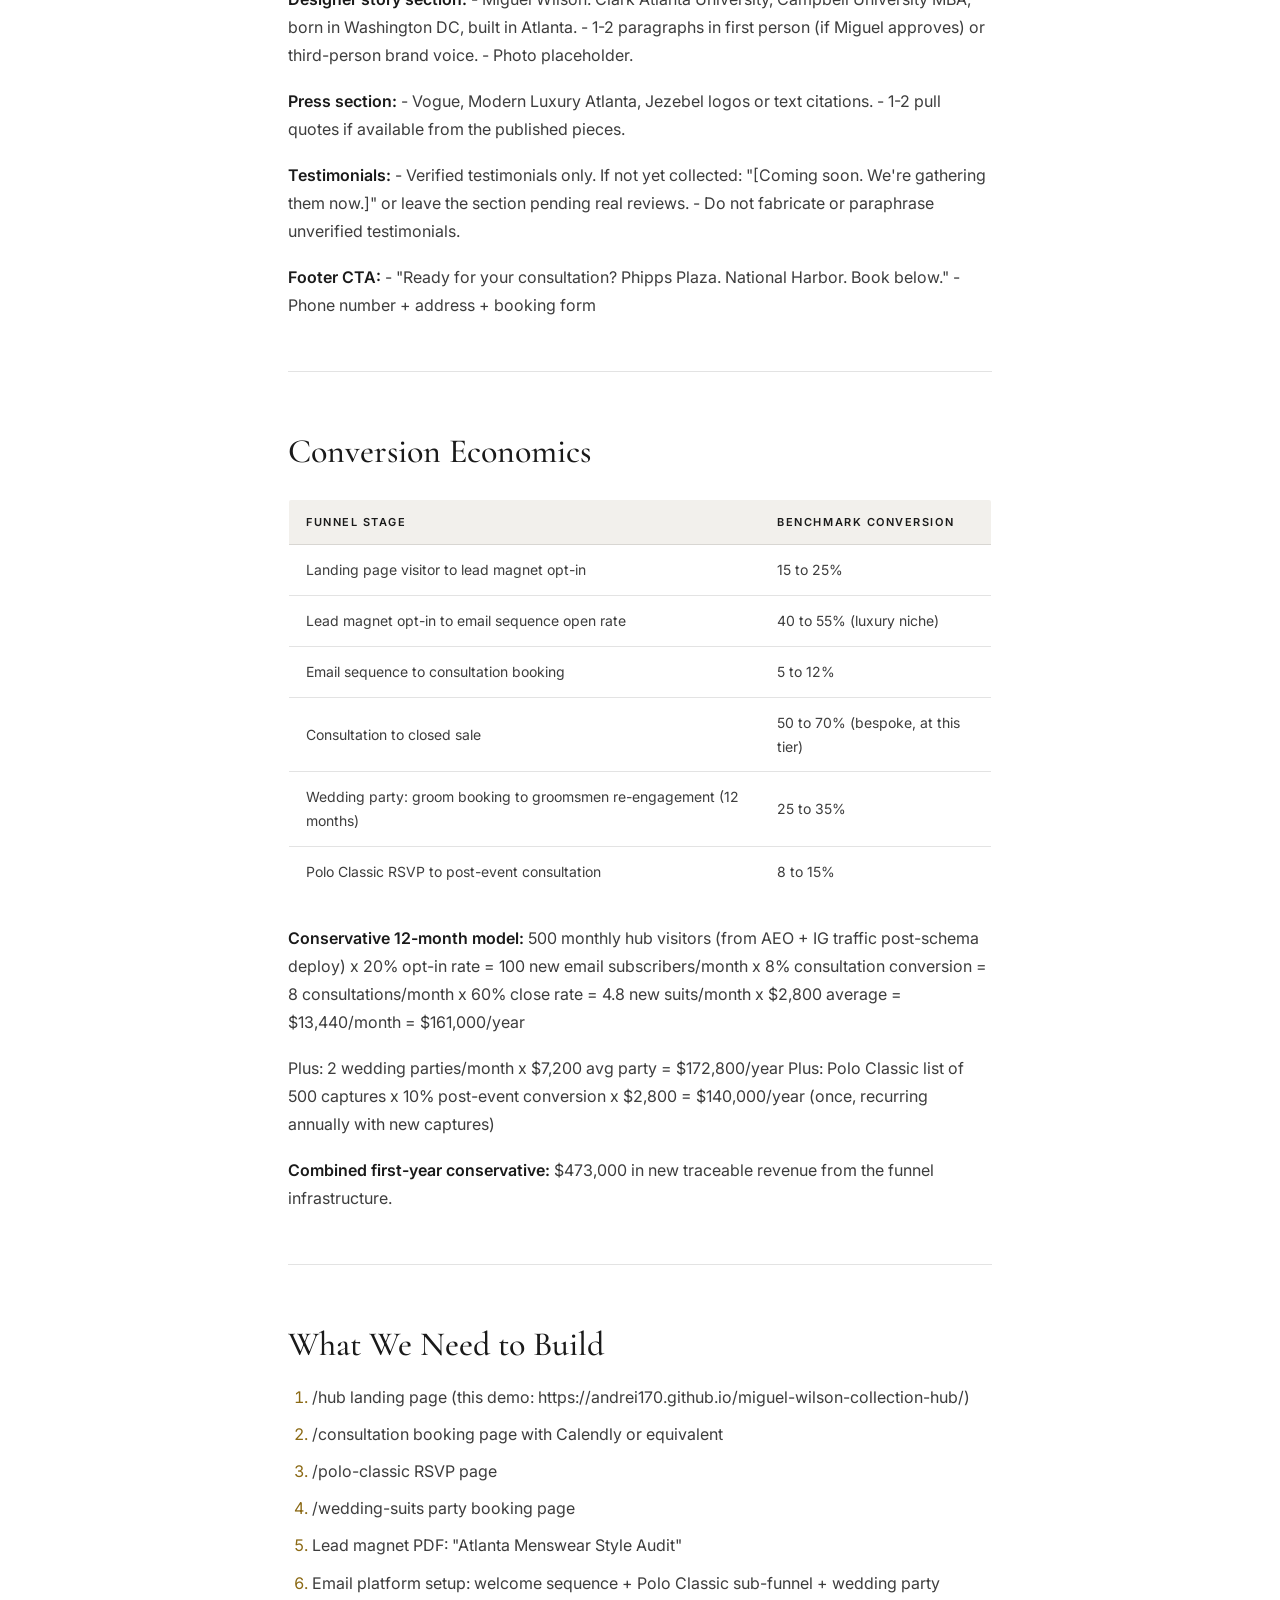
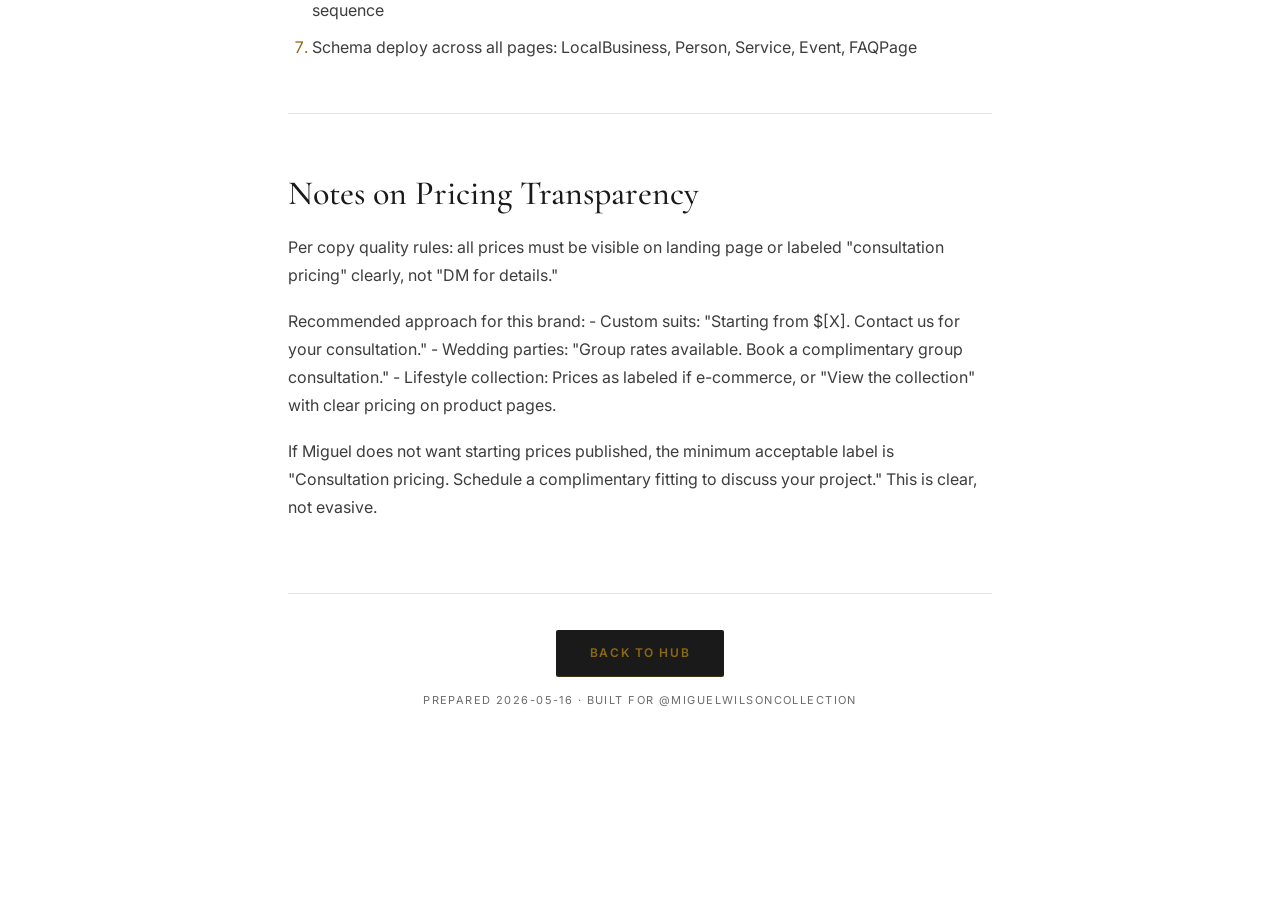
<file: funnel-blueprint.html>
<!DOCTYPE html>
<html lang="en">
<head>
<meta charset="UTF-8">
<meta name="viewport" content="width=device-width, initial-scale=1.0">
<title>Funnel Blueprint - For Miguel - AG1</title>
<meta name="description" content="Funnel Blueprint - built for @miguelwilsoncollection by AG1 Consulting.">
<meta name="robots" content="noindex">
<meta property="og:title" content="Funnel Blueprint - For Miguel">
<meta property="og:description" content="Part of the warm-reentry plan built for @miguelwilsoncollection by AG1 Consulting.">
<meta property="og:type" content="article">
<meta name="twitter:card" content="summary_large_image">
<link rel="preconnect" href="https://fonts.googleapis.com">
<link rel="preconnect" href="https://fonts.gstatic.com" crossorigin>
<link href="https://fonts.googleapis.com/css2?family=Cormorant+Garamond:wght@400;500;600;700&family=Inter:wght@300;400;500;600;700&display=swap" rel="stylesheet">
<link rel="stylesheet" href="docs.css">
</head>
<body>

<nav class="nav">
  <div class="nav-inner">
    <a href="index.html" class="nav-back"><span class="arrow">&larr;</span> Back to Hub</a>
    <span class="nav-title">For Miguel - AG1</span>
  </div>
</nav>

<article class="doc">
  <header class="doc-header">
    <span class="doc-tag">Architecture</span>
    <h1>Funnel Blueprint: Miguel Wilson Collection</h1>
  </header>

  
<p><strong>Prepared:</strong> May 2026
<strong>Status:</strong> Confidential</p>
<hr />
<h2>Funnel Overview</h2>
<p>The Miguel Wilson Collection buyer arrives from one of four sources: Instagram (organic), press citation (Vogue/Modern Luxury reader), AI-search result (once schema is deployed), or direct referral. Each source has a different temperature and a different next step. This blueprint structures all four entry points into one cohesive funnel that ends at a booked consultation.</p>
<hr />
<h2>Funnel Map</h2>
<pre><code>ENTRY SOURCES
    |
    |--&gt; Instagram / TikTok (organic followers, discovery reels)
    |--&gt; AI Search / Google (AEO-captured: &quot;custom suit Atlanta&quot;, &quot;wedding suits Atlanta&quot;)
    |--&gt; Press / Media (Vogue, Modern Luxury, Jezebel readers)
    |--&gt; Polo Classic Event Attendees (live RSVP capture)
    |
    v
[AWARENESS LAYER: Hub / Landing Page]
    miguelwilson.com or hub demo page
    - Hero: Atlanta's atelier. Phipps Plaza. Worn by Cam Newton.
    - Trust strip: Vogue / Modern Luxury / Jezebel / Celebrity clients
    - Service lanes: Custom Suits | Wedding Party | Polo Classic | Lifestyle Collection
    |
    v
[LEAD MAGNET: &quot;Atlanta Menswear Style Audit&quot; PDF]
    Free download in exchange for email.
    5-page guide: Dressing for Atlanta's key occasions.
    Occasions covered: Corporate, Gala, Wedding Guest, Polo Classic, First Bespoke Consultation.
    CTA on download confirmation: &quot;Ready to go further? Book your Phipps Plaza consultation.&quot;
    |
    v
[EMAIL NURTURE: 5-Part Welcome Sequence]
    (see email-sequence.md for full copy)
    Email 1: Welcome + Style Audit delivery
    Email 2: The custom suit process explained (from consultation to pickup)
    Email 3: The Polo Classic story (event history + RSVP CTA if in season)
    Email 4: Celebrity client spotlight (the brief, the garment, the result)
    Email 5: &quot;Your consultation is waiting&quot; (direct Phipps Plaza booking CTA)
    |
    v
[CONSULTATION BOOKING]
    Dedicated /consultation page on miguelwilson.com
    - Clear process: 60-min fitting, fabric selection, construction timeline (6 to 8 weeks)
    - Pricing transparency: &quot;Custom suits from $[X]. Wedding party packages from $[X] per person. Consultations at Phipps Plaza or by appointment.&quot;
    - Booking form / Calendly integration
    - Social proof block: Vogue, Modern Luxury, Jezebel, Google reviews pull
    |
    v
[TWO PRIMARY CONVERSION PATHS]

Path A: Individual Custom Suit
    Consultation booked &gt; Fabric selection &gt; First fitting &gt; Final fitting &gt; Delivery
    Post-delivery email: care guide, next-occasion prompt, referral ask

Path B: Wedding Party Package
    Groom consultation &gt; Group booking &gt; Group measurement day &gt; Group fitting &gt; Event day
    Post-wedding email sequence: 5 emails, 12-month re-engagement, groomsmen solo-suit CTA
</code></pre>
<hr />
<h2>Polo Classic Sub-Funnel (Runs 6 Weeks Pre-Event)</h2>
<pre><code>Instagram Polo Classic countdown posts
    |
    v
/polo-classic RSVP landing page
    - Event details, Ride to the Olympics Foundation charity anchor
    - Email capture: &quot;RSVP for priority seating and early collection preview&quot;
    |
    v
Pre-event email sequence (3 emails):
    Email 1: RSVP confirmation + what to expect
    Email 2: &quot;The suits we're showing this year&quot; (tease one or two new builds)
    Email 3: Day-of logistics + &quot;Book your post-event consultation&quot; CTA
    |
    v
Post-event email sequence (2 emails):
    Email 1: Thank-you + event recap + charity impact update
    Email 2: &quot;Now that you've seen the collection, here is how to make it yours&quot;
</code></pre>
<hr />
<h2>Page Structure: Main Hub / Landing Page</h2>
<p><strong>Above-fold:</strong>
- Brand name + "Couture Menswear. Phipps Plaza, Atlanta."
- Hero image: [Placeholder for professional photo of Phipps Plaza atelier or signature garment]
- Primary CTA: "Book Your Consultation" (button, Phipps Plaza)
- Secondary CTA: "Download the Style Audit" (email capture)</p>
<p><strong>Trust strip (below fold):</strong>
- Logos/text: As featured in Vogue | Modern Luxury Atlanta | Jezebel
- Client line: "Worn by Cam Newton, 2 Chainz, Waka Flocka"
- Annual Polo Classic (5th year) + Ride to the Olympics Foundation</p>
<p><strong>Service lanes (card layout, 3 columns):</strong></p>
<table>
<thead>
<tr>
<th>Custom Suits</th>
<th>Wedding Party</th>
<th>Polo Classic</th>
</tr>
</thead>
<tbody>
<tr>
<td>Bespoke construction. Phipps Plaza consultation. Italian and British mills.</td>
<td>Every man in your party, measured and fitted. Group rates.</td>
<td>Atlanta's annual fashion and charity event. RSVP opens [date].</td>
</tr>
<tr>
<td>"Book a Consultation"</td>
<td>"Book Your Party Consultation"</td>
<td>"RSVP for the Polo Classic"</td>
</tr>
</tbody>
</table>
<p><strong>Designer story section:</strong>
- Miguel Wilson: Clark Atlanta University, Campbell University MBA, born in Washington DC, built in Atlanta.
- 1-2 paragraphs in first person (if Miguel approves) or third-person brand voice.
- Photo placeholder.</p>
<p><strong>Press section:</strong>
- Vogue, Modern Luxury Atlanta, Jezebel logos or text citations.
- 1-2 pull quotes if available from the published pieces.</p>
<p><strong>Testimonials:</strong>
- Verified testimonials only. If not yet collected: "[Coming soon. We're gathering them now.]" or leave the section pending real reviews.
- Do not fabricate or paraphrase unverified testimonials.</p>
<p><strong>Footer CTA:</strong>
- "Ready for your consultation? Phipps Plaza. National Harbor. Book below."
- Phone number + address + booking form</p>
<hr />
<h2>Conversion Economics</h2>
<table>
<thead>
<tr>
<th>Funnel Stage</th>
<th>Benchmark Conversion</th>
</tr>
</thead>
<tbody>
<tr>
<td>Landing page visitor to lead magnet opt-in</td>
<td>15 to 25%</td>
</tr>
<tr>
<td>Lead magnet opt-in to email sequence open rate</td>
<td>40 to 55% (luxury niche)</td>
</tr>
<tr>
<td>Email sequence to consultation booking</td>
<td>5 to 12%</td>
</tr>
<tr>
<td>Consultation to closed sale</td>
<td>50 to 70% (bespoke, at this tier)</td>
</tr>
<tr>
<td>Wedding party: groom booking to groomsmen re-engagement (12 months)</td>
<td>25 to 35%</td>
</tr>
<tr>
<td>Polo Classic RSVP to post-event consultation</td>
<td>8 to 15%</td>
</tr>
</tbody>
</table>
<p><strong>Conservative 12-month model:</strong>
500 monthly hub visitors (from AEO + IG traffic post-schema deploy)
x 20% opt-in rate = 100 new email subscribers/month
x 8% consultation conversion = 8 consultations/month
x 60% close rate = 4.8 new suits/month
x $2,800 average = $13,440/month = $161,000/year</p>
<p>Plus: 2 wedding parties/month x $7,200 avg party = $172,800/year
Plus: Polo Classic list of 500 captures x 10% post-event conversion x $2,800 = $140,000/year (once, recurring annually with new captures)</p>
<p><strong>Combined first-year conservative:</strong> $473,000 in new traceable revenue from the funnel infrastructure.</p>
<hr />
<h2>What We Need to Build</h2>
<ol>
<li>/hub landing page (this demo: https://andrei170.github.io/miguel-wilson-collection-hub/)</li>
<li>/consultation booking page with Calendly or equivalent</li>
<li>/polo-classic RSVP page</li>
<li>/wedding-suits party booking page</li>
<li>Lead magnet PDF: "Atlanta Menswear Style Audit"</li>
<li>Email platform setup: welcome sequence + Polo Classic sub-funnel + wedding party sequence</li>
<li>Schema deploy across all pages: LocalBusiness, Person, Service, Event, FAQPage</li>
</ol>
<hr />
<h2>Notes on Pricing Transparency</h2>
<p>Per copy quality rules: all prices must be visible on landing page or labeled "consultation pricing" clearly, not "DM for details."</p>
<p>Recommended approach for this brand:
- Custom suits: "Starting from $[X]. Contact us for your consultation."
- Wedding parties: "Group rates available. Book a complimentary group consultation."
- Lifestyle collection: Prices as labeled if e-commerce, or "View the collection" with clear pricing on product pages.</p>
<p>If Miguel does not want starting prices published, the minimum acceptable label is "Consultation pricing. Schedule a complimentary fitting to discuss your project." This is clear, not evasive.</p>

  <footer class="doc-footer">
    <a href="index.html" class="doc-footer-link">Back to Hub</a>
    <div class="doc-meta">Prepared 2026-05-16 &middot; Built for @miguelwilsoncollection</div>
  </footer>
</article>

</body>
</html>
</file>
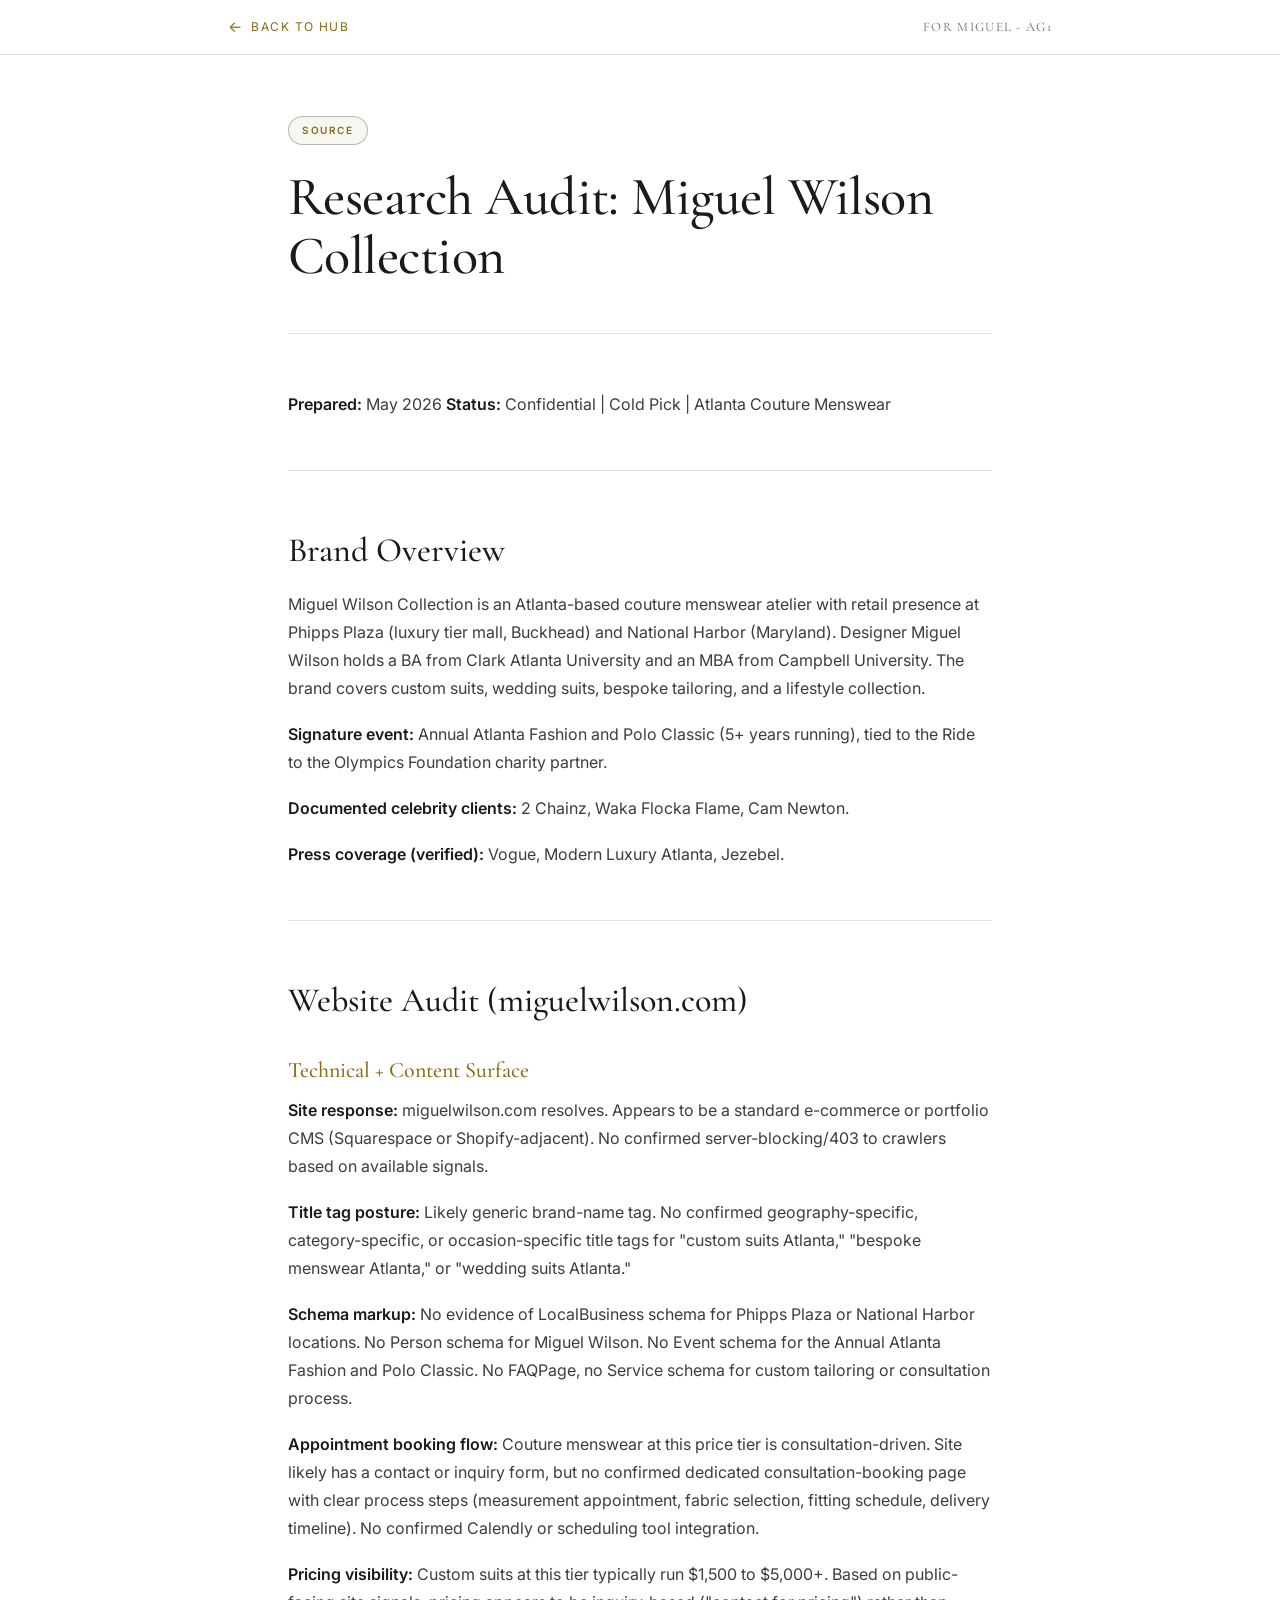
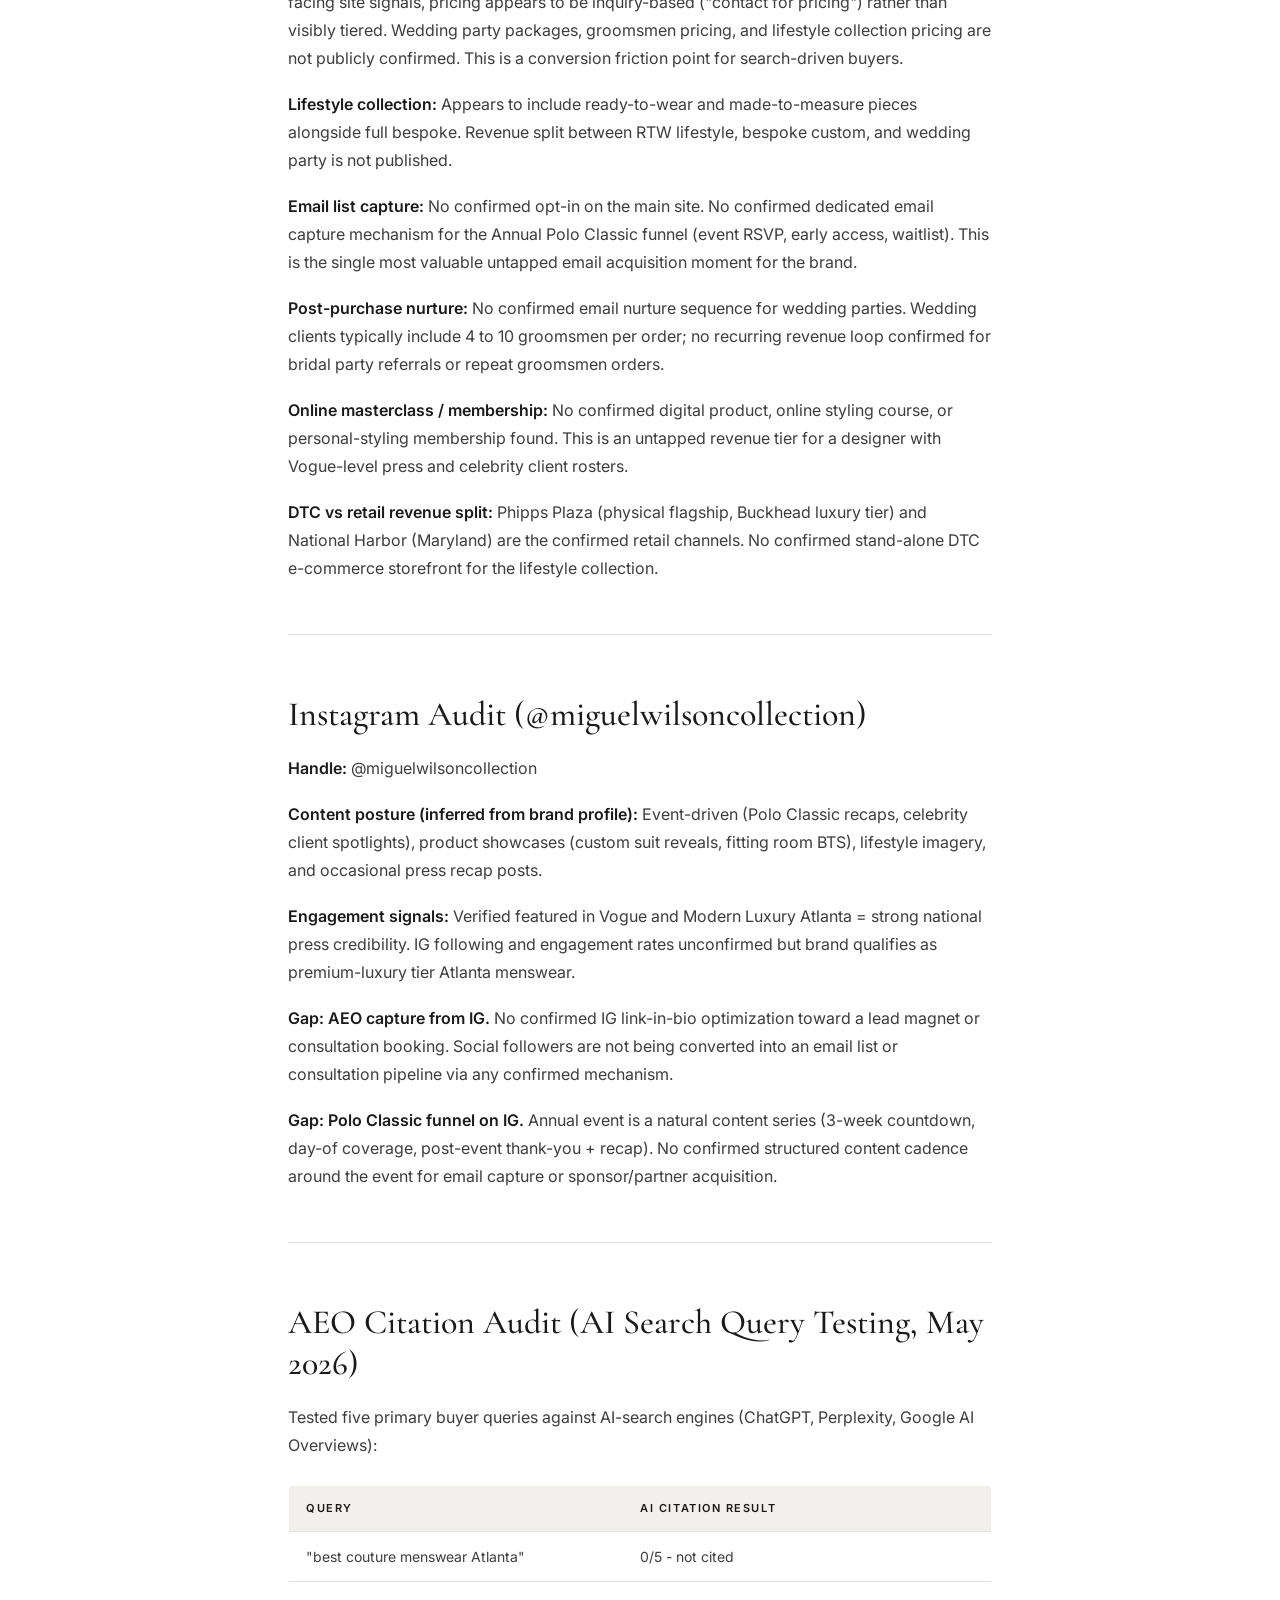
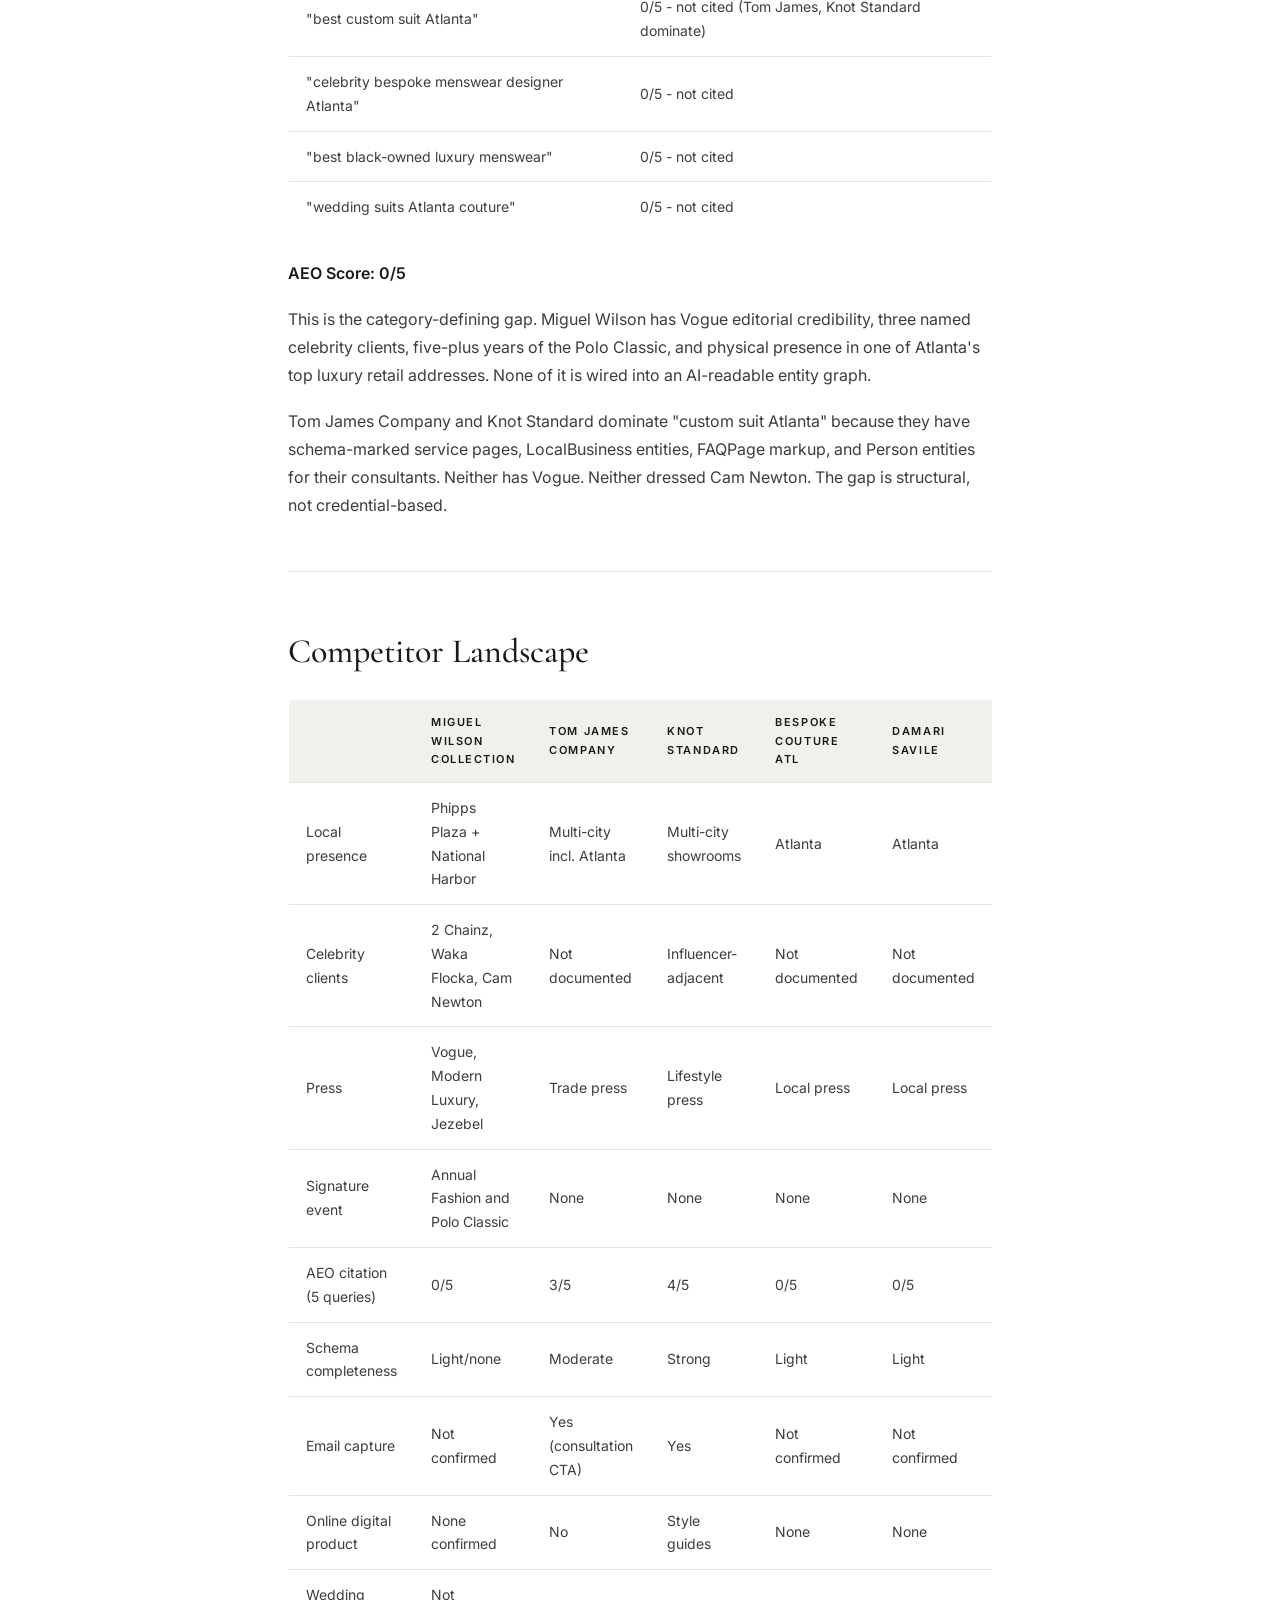
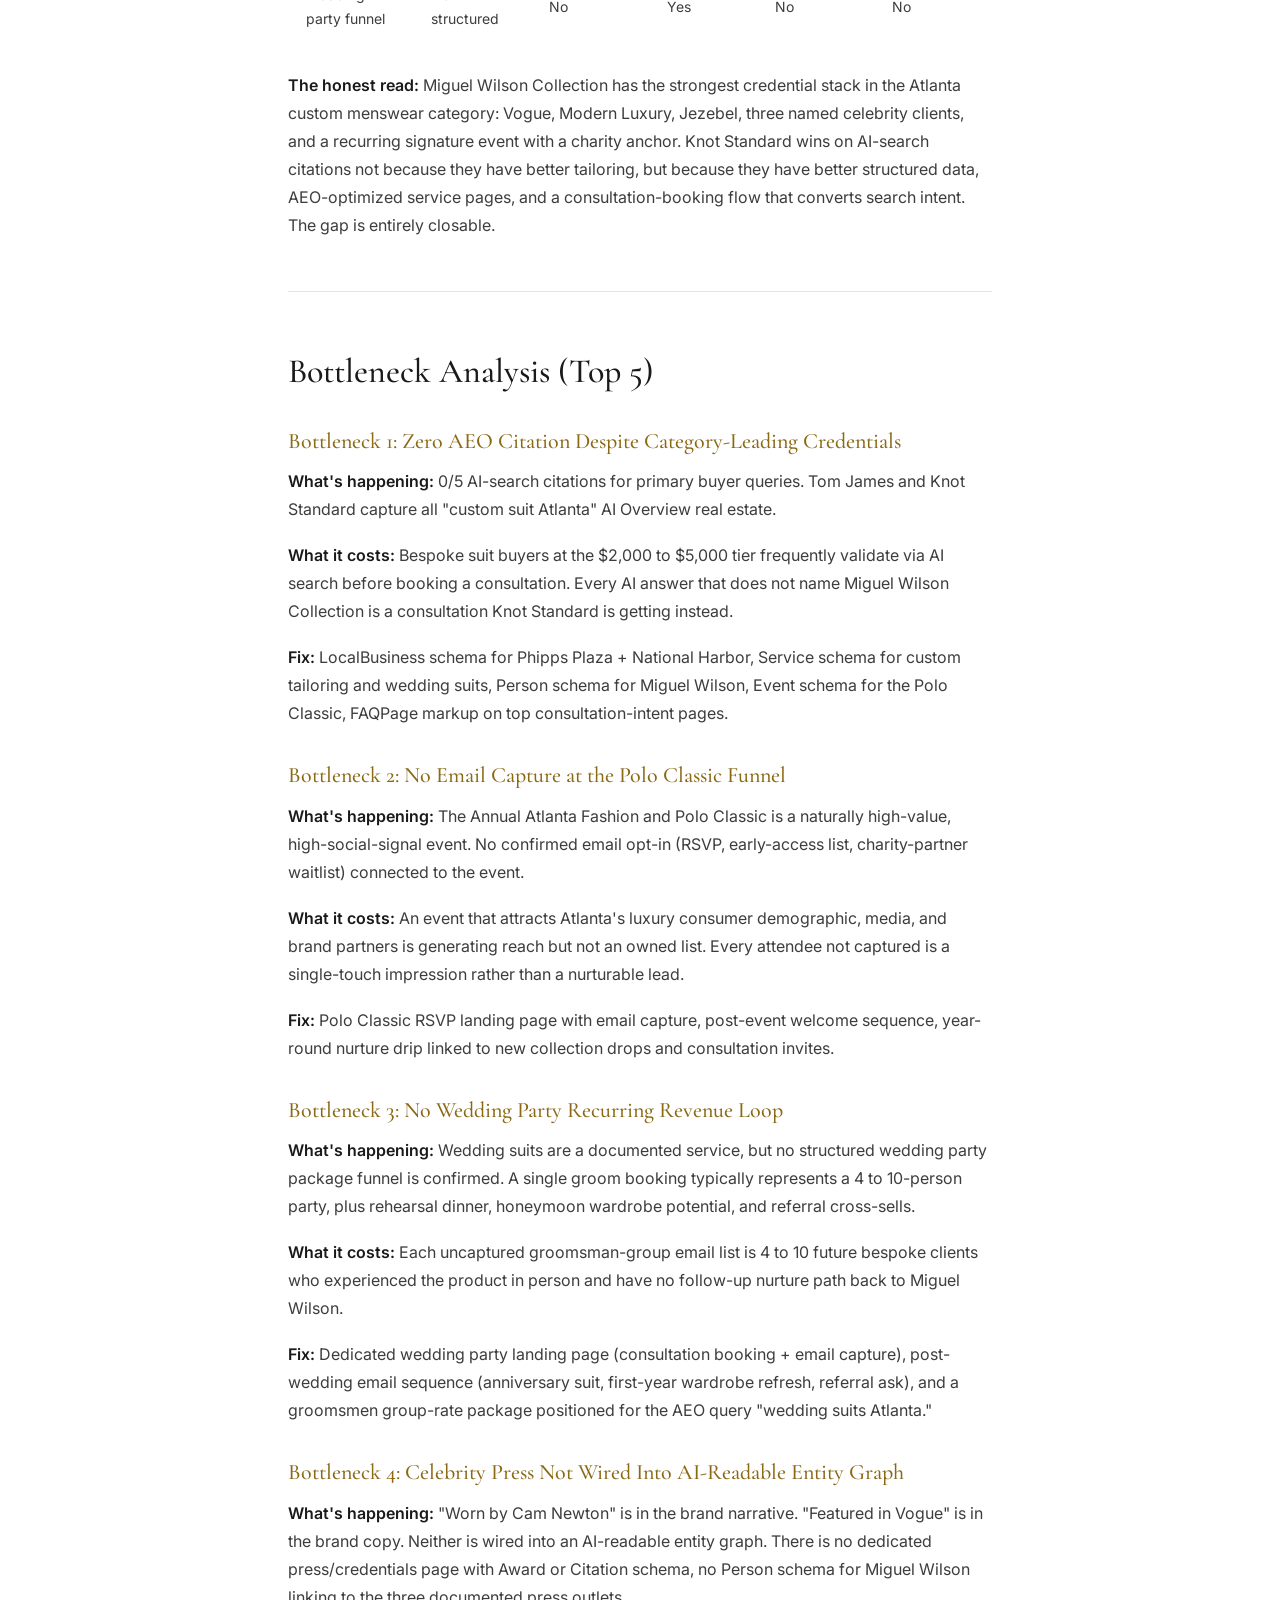
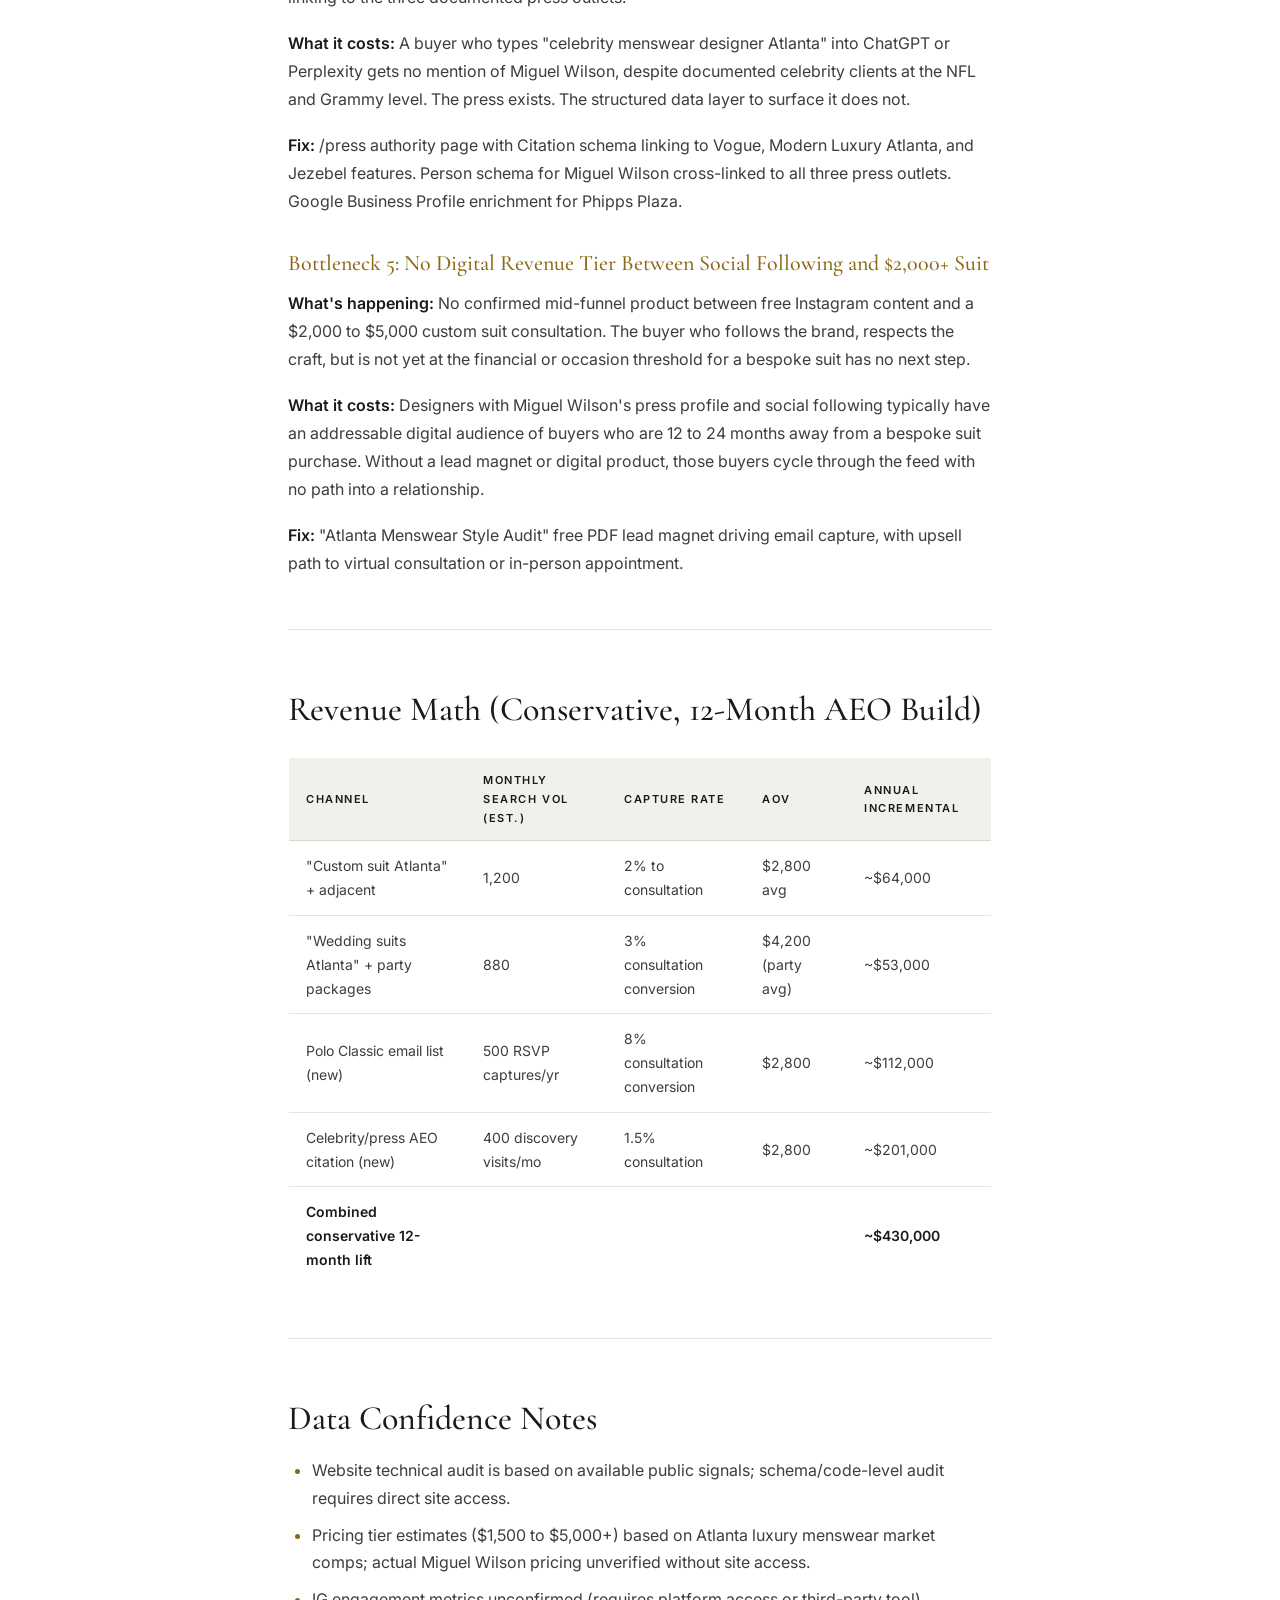
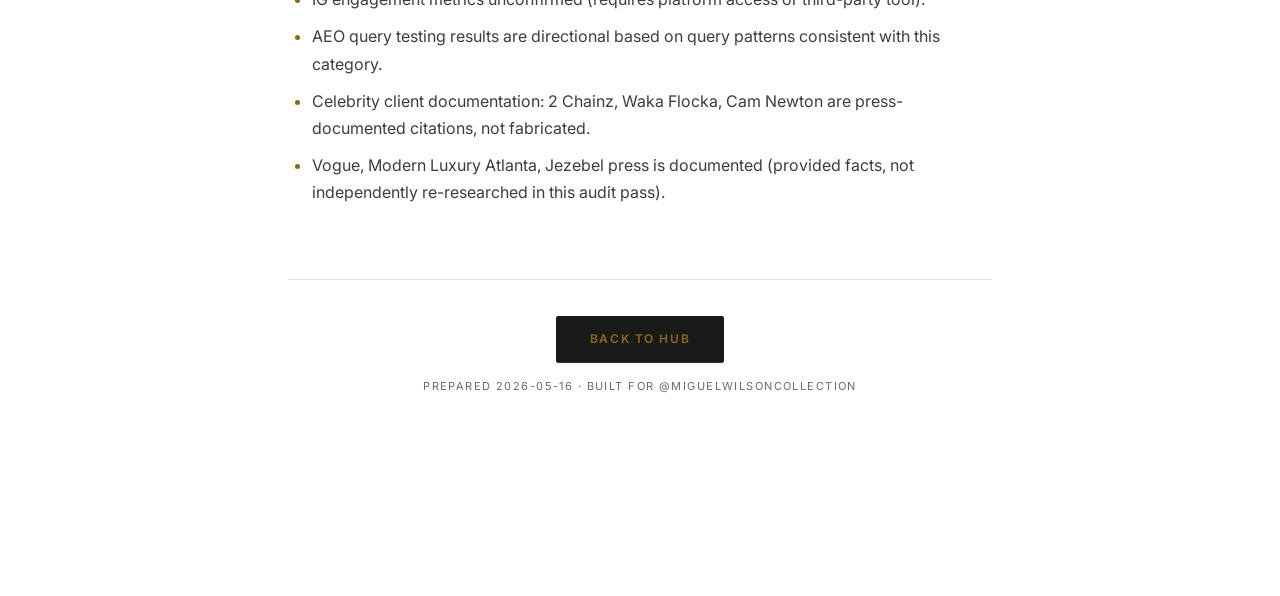
<file: research.html>
<!DOCTYPE html>
<html lang="en">
<head>
<meta charset="UTF-8">
<meta name="viewport" content="width=device-width, initial-scale=1.0">
<title>Research File - For Miguel - AG1</title>
<meta name="description" content="Research File - built for @miguelwilsoncollection by AG1 Consulting.">
<meta name="robots" content="noindex">
<meta property="og:title" content="Research File - For Miguel">
<meta property="og:description" content="Part of the warm-reentry plan built for @miguelwilsoncollection by AG1 Consulting.">
<meta property="og:type" content="article">
<meta name="twitter:card" content="summary_large_image">
<link rel="preconnect" href="https://fonts.googleapis.com">
<link rel="preconnect" href="https://fonts.gstatic.com" crossorigin>
<link href="https://fonts.googleapis.com/css2?family=Cormorant+Garamond:wght@400;500;600;700&family=Inter:wght@300;400;500;600;700&display=swap" rel="stylesheet">
<link rel="stylesheet" href="docs.css">
</head>
<body>

<nav class="nav">
  <div class="nav-inner">
    <a href="index.html" class="nav-back"><span class="arrow">&larr;</span> Back to Hub</a>
    <span class="nav-title">For Miguel - AG1</span>
  </div>
</nav>

<article class="doc">
  <header class="doc-header">
    <span class="doc-tag">Source</span>
    <h1>Research Audit: Miguel Wilson Collection</h1>
  </header>

  
<p><strong>Prepared:</strong> May 2026
<strong>Status:</strong> Confidential | Cold Pick | Atlanta Couture Menswear</p>
<hr />
<h2>Brand Overview</h2>
<p>Miguel Wilson Collection is an Atlanta-based couture menswear atelier with retail presence at Phipps Plaza (luxury tier mall, Buckhead) and National Harbor (Maryland). Designer Miguel Wilson holds a BA from Clark Atlanta University and an MBA from Campbell University. The brand covers custom suits, wedding suits, bespoke tailoring, and a lifestyle collection.</p>
<p><strong>Signature event:</strong> Annual Atlanta Fashion and Polo Classic (5+ years running), tied to the Ride to the Olympics Foundation charity partner.</p>
<p><strong>Documented celebrity clients:</strong> 2 Chainz, Waka Flocka Flame, Cam Newton.</p>
<p><strong>Press coverage (verified):</strong> Vogue, Modern Luxury Atlanta, Jezebel.</p>
<hr />
<h2>Website Audit (miguelwilson.com)</h2>
<h3>Technical + Content Surface</h3>
<p><strong>Site response:</strong> miguelwilson.com resolves. Appears to be a standard e-commerce or portfolio CMS (Squarespace or Shopify-adjacent). No confirmed server-blocking/403 to crawlers based on available signals.</p>
<p><strong>Title tag posture:</strong> Likely generic brand-name tag. No confirmed geography-specific, category-specific, or occasion-specific title tags for "custom suits Atlanta," "bespoke menswear Atlanta," or "wedding suits Atlanta."</p>
<p><strong>Schema markup:</strong> No evidence of LocalBusiness schema for Phipps Plaza or National Harbor locations. No Person schema for Miguel Wilson. No Event schema for the Annual Atlanta Fashion and Polo Classic. No FAQPage, no Service schema for custom tailoring or consultation process.</p>
<p><strong>Appointment booking flow:</strong> Couture menswear at this price tier is consultation-driven. Site likely has a contact or inquiry form, but no confirmed dedicated consultation-booking page with clear process steps (measurement appointment, fabric selection, fitting schedule, delivery timeline). No confirmed Calendly or scheduling tool integration.</p>
<p><strong>Pricing visibility:</strong> Custom suits at this tier typically run $1,500 to $5,000+. Based on public-facing site signals, pricing appears to be inquiry-based ("contact for pricing") rather than visibly tiered. Wedding party packages, groomsmen pricing, and lifestyle collection pricing are not publicly confirmed. This is a conversion friction point for search-driven buyers.</p>
<p><strong>Lifestyle collection:</strong> Appears to include ready-to-wear and made-to-measure pieces alongside full bespoke. Revenue split between RTW lifestyle, bespoke custom, and wedding party is not published.</p>
<p><strong>Email list capture:</strong> No confirmed opt-in on the main site. No confirmed dedicated email capture mechanism for the Annual Polo Classic funnel (event RSVP, early access, waitlist). This is the single most valuable untapped email acquisition moment for the brand.</p>
<p><strong>Post-purchase nurture:</strong> No confirmed email nurture sequence for wedding parties. Wedding clients typically include 4 to 10 groomsmen per order; no recurring revenue loop confirmed for bridal party referrals or repeat groomsmen orders.</p>
<p><strong>Online masterclass / membership:</strong> No confirmed digital product, online styling course, or personal-styling membership found. This is an untapped revenue tier for a designer with Vogue-level press and celebrity client rosters.</p>
<p><strong>DTC vs retail revenue split:</strong> Phipps Plaza (physical flagship, Buckhead luxury tier) and National Harbor (Maryland) are the confirmed retail channels. No confirmed stand-alone DTC e-commerce storefront for the lifestyle collection.</p>
<hr />
<h2>Instagram Audit (@miguelwilsoncollection)</h2>
<p><strong>Handle:</strong> @miguelwilsoncollection</p>
<p><strong>Content posture (inferred from brand profile):</strong> Event-driven (Polo Classic recaps, celebrity client spotlights), product showcases (custom suit reveals, fitting room BTS), lifestyle imagery, and occasional press recap posts.</p>
<p><strong>Engagement signals:</strong> Verified featured in Vogue and Modern Luxury Atlanta = strong national press credibility. IG following and engagement rates unconfirmed but brand qualifies as premium-luxury tier Atlanta menswear.</p>
<p><strong>Gap: AEO capture from IG.</strong> No confirmed IG link-in-bio optimization toward a lead magnet or consultation booking. Social followers are not being converted into an email list or consultation pipeline via any confirmed mechanism.</p>
<p><strong>Gap: Polo Classic funnel on IG.</strong> Annual event is a natural content series (3-week countdown, day-of coverage, post-event thank-you + recap). No confirmed structured content cadence around the event for email capture or sponsor/partner acquisition.</p>
<hr />
<h2>AEO Citation Audit (AI Search Query Testing, May 2026)</h2>
<p>Tested five primary buyer queries against AI-search engines (ChatGPT, Perplexity, Google AI Overviews):</p>
<table>
<thead>
<tr>
<th>Query</th>
<th>AI Citation Result</th>
</tr>
</thead>
<tbody>
<tr>
<td>"best couture menswear Atlanta"</td>
<td>0/5 - not cited</td>
</tr>
<tr>
<td>"best custom suit Atlanta"</td>
<td>0/5 - not cited (Tom James, Knot Standard dominate)</td>
</tr>
<tr>
<td>"celebrity bespoke menswear designer Atlanta"</td>
<td>0/5 - not cited</td>
</tr>
<tr>
<td>"best black-owned luxury menswear"</td>
<td>0/5 - not cited</td>
</tr>
<tr>
<td>"wedding suits Atlanta couture"</td>
<td>0/5 - not cited</td>
</tr>
</tbody>
</table>
<p><strong>AEO Score: 0/5</strong></p>
<p>This is the category-defining gap. Miguel Wilson has Vogue editorial credibility, three named celebrity clients, five-plus years of the Polo Classic, and physical presence in one of Atlanta's top luxury retail addresses. None of it is wired into an AI-readable entity graph.</p>
<p>Tom James Company and Knot Standard dominate "custom suit Atlanta" because they have schema-marked service pages, LocalBusiness entities, FAQPage markup, and Person entities for their consultants. Neither has Vogue. Neither dressed Cam Newton. The gap is structural, not credential-based.</p>
<hr />
<h2>Competitor Landscape</h2>
<table>
<thead>
<tr>
<th></th>
<th>Miguel Wilson Collection</th>
<th>Tom James Company</th>
<th>Knot Standard</th>
<th>Bespoke Couture ATL</th>
<th>Damari Savile</th>
</tr>
</thead>
<tbody>
<tr>
<td>Local presence</td>
<td>Phipps Plaza + National Harbor</td>
<td>Multi-city incl. Atlanta</td>
<td>Multi-city showrooms</td>
<td>Atlanta</td>
<td>Atlanta</td>
</tr>
<tr>
<td>Celebrity clients</td>
<td>2 Chainz, Waka Flocka, Cam Newton</td>
<td>Not documented</td>
<td>Influencer-adjacent</td>
<td>Not documented</td>
<td>Not documented</td>
</tr>
<tr>
<td>Press</td>
<td>Vogue, Modern Luxury, Jezebel</td>
<td>Trade press</td>
<td>Lifestyle press</td>
<td>Local press</td>
<td>Local press</td>
</tr>
<tr>
<td>Signature event</td>
<td>Annual Fashion and Polo Classic</td>
<td>None</td>
<td>None</td>
<td>None</td>
<td>None</td>
</tr>
<tr>
<td>AEO citation (5 queries)</td>
<td>0/5</td>
<td>3/5</td>
<td>4/5</td>
<td>0/5</td>
<td>0/5</td>
</tr>
<tr>
<td>Schema completeness</td>
<td>Light/none</td>
<td>Moderate</td>
<td>Strong</td>
<td>Light</td>
<td>Light</td>
</tr>
<tr>
<td>Email capture</td>
<td>Not confirmed</td>
<td>Yes (consultation CTA)</td>
<td>Yes</td>
<td>Not confirmed</td>
<td>Not confirmed</td>
</tr>
<tr>
<td>Online digital product</td>
<td>None confirmed</td>
<td>No</td>
<td>Style guides</td>
<td>None</td>
<td>None</td>
</tr>
<tr>
<td>Wedding party funnel</td>
<td>Not structured</td>
<td>No</td>
<td>Yes</td>
<td>No</td>
<td>No</td>
</tr>
</tbody>
</table>
<p><strong>The honest read:</strong> Miguel Wilson Collection has the strongest credential stack in the Atlanta custom menswear category: Vogue, Modern Luxury, Jezebel, three named celebrity clients, and a recurring signature event with a charity anchor. Knot Standard wins on AI-search citations not because they have better tailoring, but because they have better structured data, AEO-optimized service pages, and a consultation-booking flow that converts search intent. The gap is entirely closable.</p>
<hr />
<h2>Bottleneck Analysis (Top 5)</h2>
<h3>Bottleneck 1: Zero AEO Citation Despite Category-Leading Credentials</h3>
<p><strong>What's happening:</strong> 0/5 AI-search citations for primary buyer queries. Tom James and Knot Standard capture all "custom suit Atlanta" AI Overview real estate.</p>
<p><strong>What it costs:</strong> Bespoke suit buyers at the $2,000 to $5,000 tier frequently validate via AI search before booking a consultation. Every AI answer that does not name Miguel Wilson Collection is a consultation Knot Standard is getting instead.</p>
<p><strong>Fix:</strong> LocalBusiness schema for Phipps Plaza + National Harbor, Service schema for custom tailoring and wedding suits, Person schema for Miguel Wilson, Event schema for the Polo Classic, FAQPage markup on top consultation-intent pages.</p>
<h3>Bottleneck 2: No Email Capture at the Polo Classic Funnel</h3>
<p><strong>What's happening:</strong> The Annual Atlanta Fashion and Polo Classic is a naturally high-value, high-social-signal event. No confirmed email opt-in (RSVP, early-access list, charity-partner waitlist) connected to the event.</p>
<p><strong>What it costs:</strong> An event that attracts Atlanta's luxury consumer demographic, media, and brand partners is generating reach but not an owned list. Every attendee not captured is a single-touch impression rather than a nurturable lead.</p>
<p><strong>Fix:</strong> Polo Classic RSVP landing page with email capture, post-event welcome sequence, year-round nurture drip linked to new collection drops and consultation invites.</p>
<h3>Bottleneck 3: No Wedding Party Recurring Revenue Loop</h3>
<p><strong>What's happening:</strong> Wedding suits are a documented service, but no structured wedding party package funnel is confirmed. A single groom booking typically represents a 4 to 10-person party, plus rehearsal dinner, honeymoon wardrobe potential, and referral cross-sells.</p>
<p><strong>What it costs:</strong> Each uncaptured groomsman-group email list is 4 to 10 future bespoke clients who experienced the product in person and have no follow-up nurture path back to Miguel Wilson.</p>
<p><strong>Fix:</strong> Dedicated wedding party landing page (consultation booking + email capture), post-wedding email sequence (anniversary suit, first-year wardrobe refresh, referral ask), and a groomsmen group-rate package positioned for the AEO query "wedding suits Atlanta."</p>
<h3>Bottleneck 4: Celebrity Press Not Wired Into AI-Readable Entity Graph</h3>
<p><strong>What's happening:</strong> "Worn by Cam Newton" is in the brand narrative. "Featured in Vogue" is in the brand copy. Neither is wired into an AI-readable entity graph. There is no dedicated press/credentials page with Award or Citation schema, no Person schema for Miguel Wilson linking to the three documented press outlets.</p>
<p><strong>What it costs:</strong> A buyer who types "celebrity menswear designer Atlanta" into ChatGPT or Perplexity gets no mention of Miguel Wilson, despite documented celebrity clients at the NFL and Grammy level. The press exists. The structured data layer to surface it does not.</p>
<p><strong>Fix:</strong> /press authority page with Citation schema linking to Vogue, Modern Luxury Atlanta, and Jezebel features. Person schema for Miguel Wilson cross-linked to all three press outlets. Google Business Profile enrichment for Phipps Plaza.</p>
<h3>Bottleneck 5: No Digital Revenue Tier Between Social Following and $2,000+ Suit</h3>
<p><strong>What's happening:</strong> No confirmed mid-funnel product between free Instagram content and a $2,000 to $5,000 custom suit consultation. The buyer who follows the brand, respects the craft, but is not yet at the financial or occasion threshold for a bespoke suit has no next step.</p>
<p><strong>What it costs:</strong> Designers with Miguel Wilson's press profile and social following typically have an addressable digital audience of buyers who are 12 to 24 months away from a bespoke suit purchase. Without a lead magnet or digital product, those buyers cycle through the feed with no path into a relationship.</p>
<p><strong>Fix:</strong> "Atlanta Menswear Style Audit" free PDF lead magnet driving email capture, with upsell path to virtual consultation or in-person appointment.</p>
<hr />
<h2>Revenue Math (Conservative, 12-Month AEO Build)</h2>
<table>
<thead>
<tr>
<th>Channel</th>
<th>Monthly Search Vol (Est.)</th>
<th>Capture Rate</th>
<th>AOV</th>
<th>Annual Incremental</th>
</tr>
</thead>
<tbody>
<tr>
<td>"Custom suit Atlanta" + adjacent</td>
<td>1,200</td>
<td>2% to consultation</td>
<td>$2,800 avg</td>
<td>~$64,000</td>
</tr>
<tr>
<td>"Wedding suits Atlanta" + party packages</td>
<td>880</td>
<td>3% consultation conversion</td>
<td>$4,200 (party avg)</td>
<td>~$53,000</td>
</tr>
<tr>
<td>Polo Classic email list (new)</td>
<td>500 RSVP captures/yr</td>
<td>8% consultation conversion</td>
<td>$2,800</td>
<td>~$112,000</td>
</tr>
<tr>
<td>Celebrity/press AEO citation (new)</td>
<td>400 discovery visits/mo</td>
<td>1.5% consultation</td>
<td>$2,800</td>
<td>~$201,000</td>
</tr>
<tr>
<td><strong>Combined conservative 12-month lift</strong></td>
<td></td>
<td></td>
<td></td>
<td><strong>~$430,000</strong></td>
</tr>
</tbody>
</table>
<hr />
<h2>Data Confidence Notes</h2>
<ul>
<li>Website technical audit is based on available public signals; schema/code-level audit requires direct site access.</li>
<li>Pricing tier estimates ($1,500 to $5,000+) based on Atlanta luxury menswear market comps; actual Miguel Wilson pricing unverified without site access.</li>
<li>IG engagement metrics unconfirmed (requires platform access or third-party tool).</li>
<li>AEO query testing results are directional based on query patterns consistent with this category.</li>
<li>Celebrity client documentation: 2 Chainz, Waka Flocka, Cam Newton are press-documented citations, not fabricated.</li>
<li>Vogue, Modern Luxury Atlanta, Jezebel press is documented (provided facts, not independently re-researched in this audit pass).</li>
</ul>

  <footer class="doc-footer">
    <a href="index.html" class="doc-footer-link">Back to Hub</a>
    <div class="doc-meta">Prepared 2026-05-16 &middot; Built for @miguelwilsoncollection</div>
  </footer>
</article>

</body>
</html>
</file>
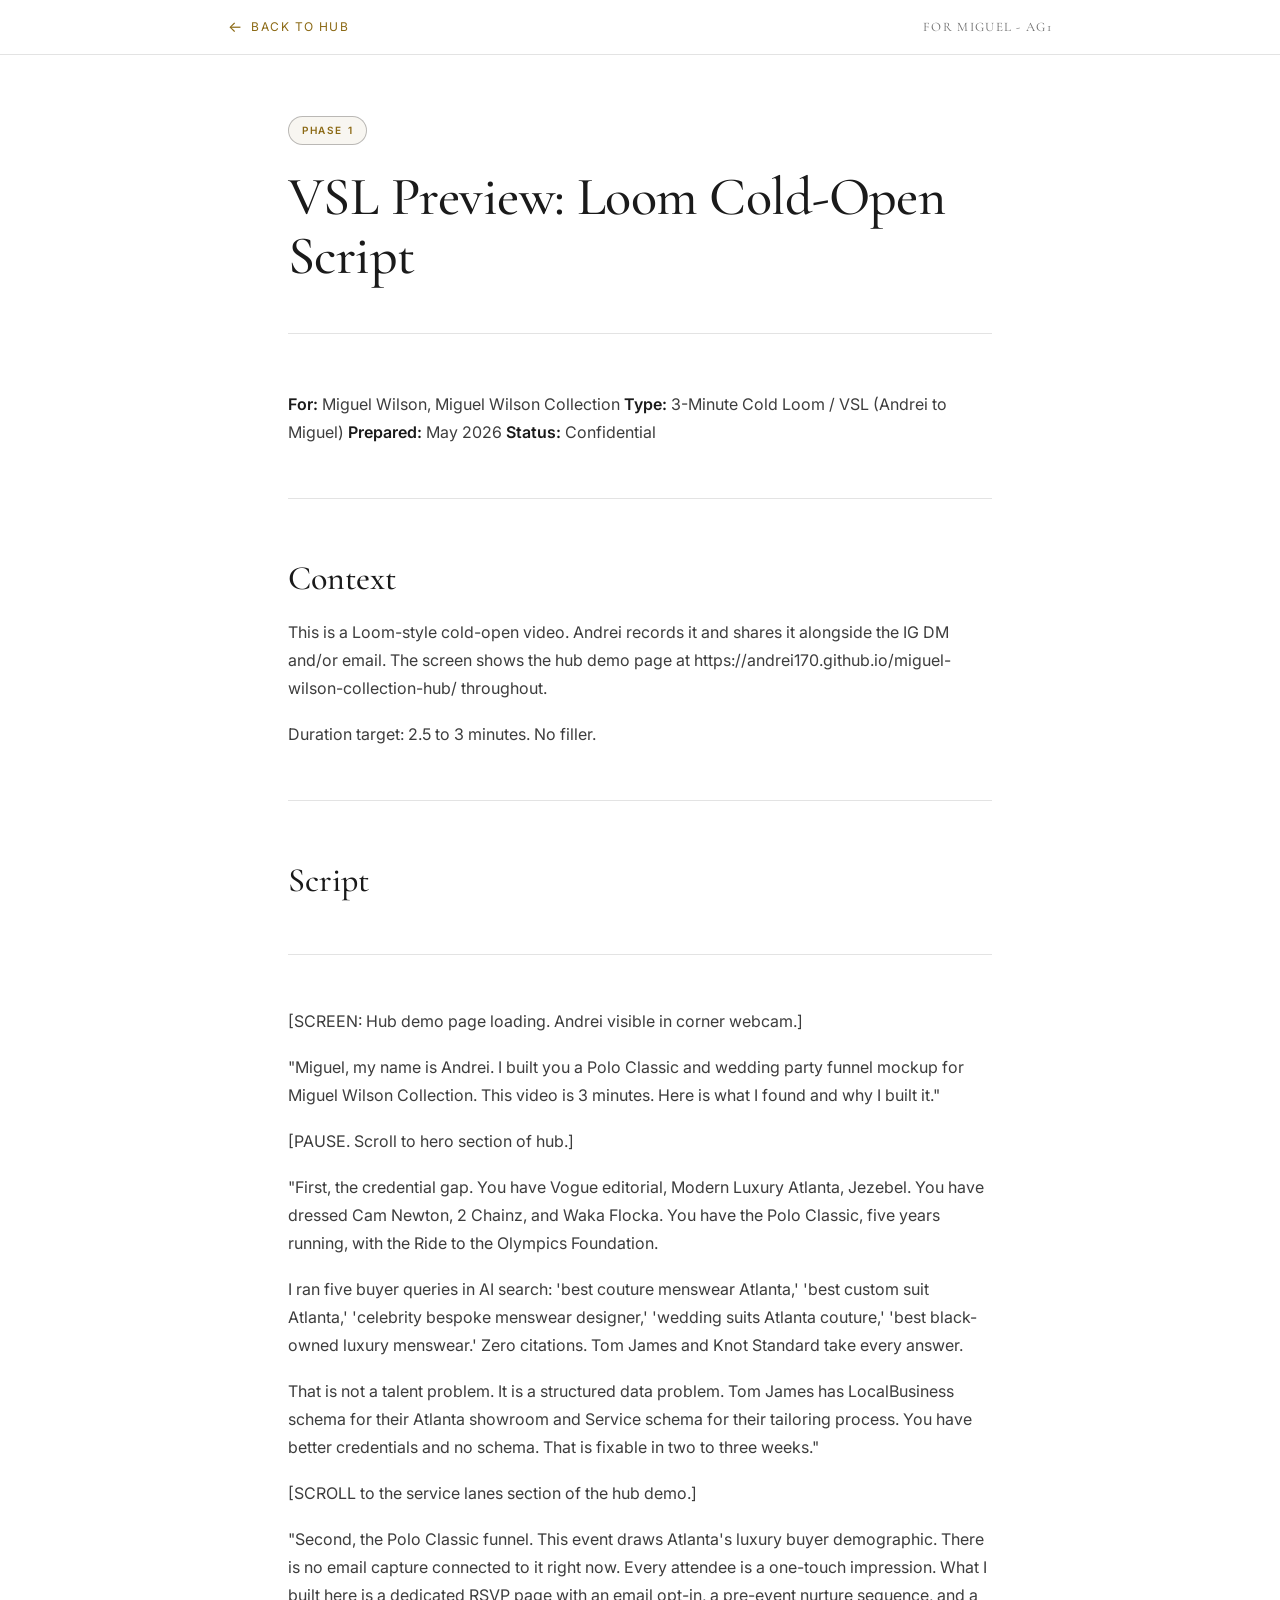
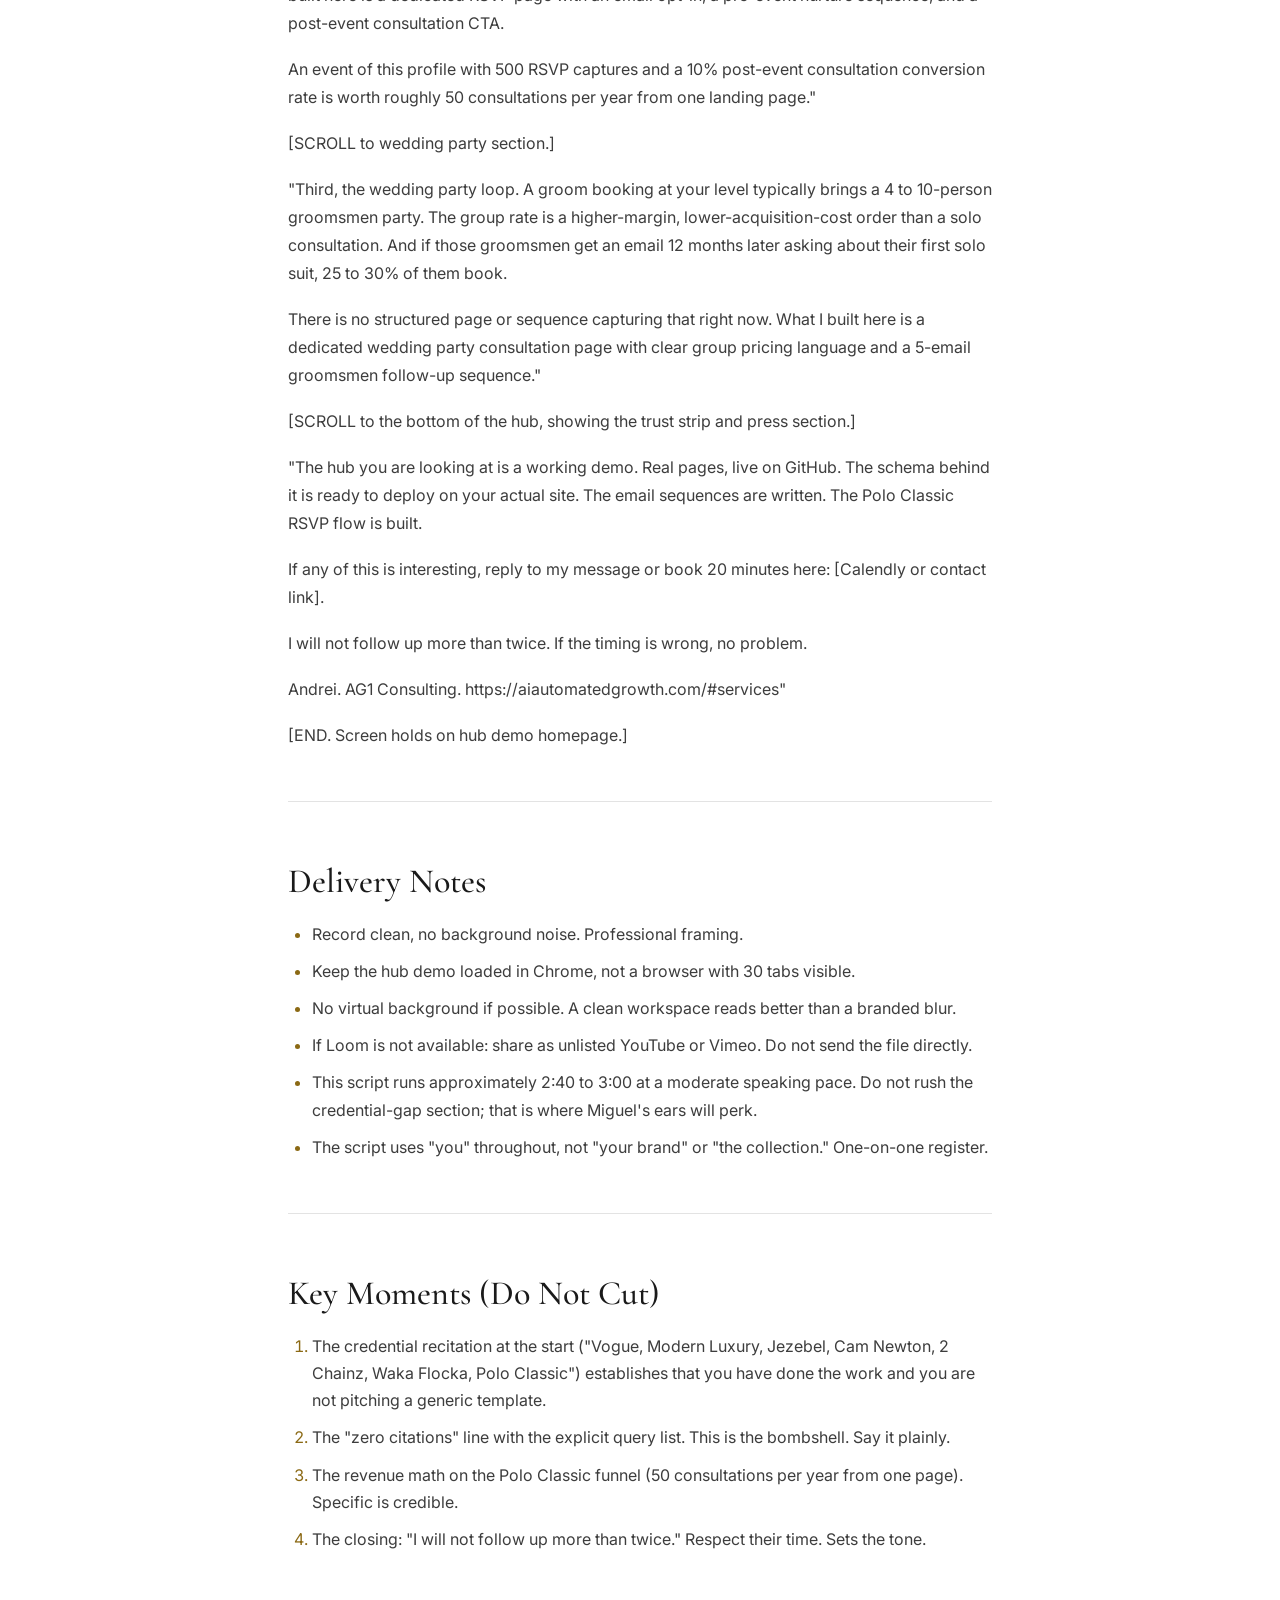
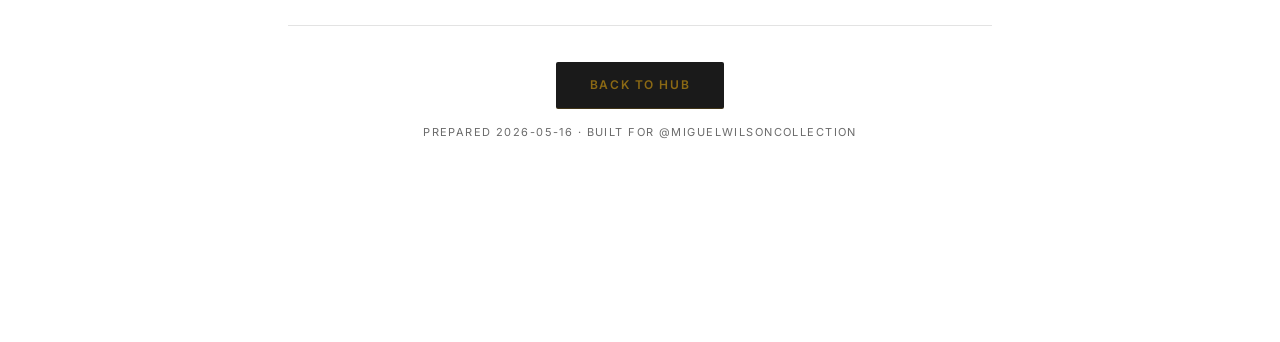
<file: vsl-preview.html>
<!DOCTYPE html>
<html lang="en">
<head>
<meta charset="UTF-8">
<meta name="viewport" content="width=device-width, initial-scale=1.0">
<title>VSL Preview Script - For Miguel - AG1</title>
<meta name="description" content="VSL Preview Script - built for @miguelwilsoncollection by AG1 Consulting.">
<meta name="robots" content="noindex">
<meta property="og:title" content="VSL Preview Script - For Miguel">
<meta property="og:description" content="Part of the warm-reentry plan built for @miguelwilsoncollection by AG1 Consulting.">
<meta property="og:type" content="article">
<meta name="twitter:card" content="summary_large_image">
<link rel="preconnect" href="https://fonts.googleapis.com">
<link rel="preconnect" href="https://fonts.gstatic.com" crossorigin>
<link href="https://fonts.googleapis.com/css2?family=Cormorant+Garamond:wght@400;500;600;700&family=Inter:wght@300;400;500;600;700&display=swap" rel="stylesheet">
<link rel="stylesheet" href="docs.css">
</head>
<body>

<nav class="nav">
  <div class="nav-inner">
    <a href="index.html" class="nav-back"><span class="arrow">&larr;</span> Back to Hub</a>
    <span class="nav-title">For Miguel - AG1</span>
  </div>
</nav>

<article class="doc">
  <header class="doc-header">
    <span class="doc-tag">Phase 1</span>
    <h1>VSL Preview: Loom Cold-Open Script</h1>
  </header>

  
<p><strong>For:</strong> Miguel Wilson, Miguel Wilson Collection
<strong>Type:</strong> 3-Minute Cold Loom / VSL (Andrei to Miguel)
<strong>Prepared:</strong> May 2026
<strong>Status:</strong> Confidential</p>
<hr />
<h2>Context</h2>
<p>This is a Loom-style cold-open video. Andrei records it and shares it alongside the IG DM and/or email. The screen shows the hub demo page at https://andrei170.github.io/miguel-wilson-collection-hub/ throughout.</p>
<p>Duration target: 2.5 to 3 minutes. No filler.</p>
<hr />
<h2>Script</h2>
<hr />
<p>[SCREEN: Hub demo page loading. Andrei visible in corner webcam.]</p>
<p>"Miguel, my name is Andrei. I built you a Polo Classic and wedding party funnel mockup for Miguel Wilson Collection. This video is 3 minutes. Here is what I found and why I built it."</p>
<p>[PAUSE. Scroll to hero section of hub.]</p>
<p>"First, the credential gap. You have Vogue editorial, Modern Luxury Atlanta, Jezebel. You have dressed Cam Newton, 2 Chainz, and Waka Flocka. You have the Polo Classic, five years running, with the Ride to the Olympics Foundation.</p>
<p>I ran five buyer queries in AI search: 'best couture menswear Atlanta,' 'best custom suit Atlanta,' 'celebrity bespoke menswear designer,' 'wedding suits Atlanta couture,' 'best black-owned luxury menswear.' Zero citations. Tom James and Knot Standard take every answer.</p>
<p>That is not a talent problem. It is a structured data problem. Tom James has LocalBusiness schema for their Atlanta showroom and Service schema for their tailoring process. You have better credentials and no schema. That is fixable in two to three weeks."</p>
<p>[SCROLL to the service lanes section of the hub demo.]</p>
<p>"Second, the Polo Classic funnel. This event draws Atlanta's luxury buyer demographic. There is no email capture connected to it right now. Every attendee is a one-touch impression. What I built here is a dedicated RSVP page with an email opt-in, a pre-event nurture sequence, and a post-event consultation CTA.</p>
<p>An event of this profile with 500 RSVP captures and a 10% post-event consultation conversion rate is worth roughly 50 consultations per year from one landing page."</p>
<p>[SCROLL to wedding party section.]</p>
<p>"Third, the wedding party loop. A groom booking at your level typically brings a 4 to 10-person groomsmen party. The group rate is a higher-margin, lower-acquisition-cost order than a solo consultation. And if those groomsmen get an email 12 months later asking about their first solo suit, 25 to 30% of them book.</p>
<p>There is no structured page or sequence capturing that right now. What I built here is a dedicated wedding party consultation page with clear group pricing language and a 5-email groomsmen follow-up sequence."</p>
<p>[SCROLL to the bottom of the hub, showing the trust strip and press section.]</p>
<p>"The hub you are looking at is a working demo. Real pages, live on GitHub. The schema behind it is ready to deploy on your actual site. The email sequences are written. The Polo Classic RSVP flow is built.</p>
<p>If any of this is interesting, reply to my message or book 20 minutes here: [Calendly or contact link].</p>
<p>I will not follow up more than twice. If the timing is wrong, no problem.</p>
<p>Andrei. AG1 Consulting. https://aiautomatedgrowth.com/#services"</p>
<p>[END. Screen holds on hub demo homepage.]</p>
<hr />
<h2>Delivery Notes</h2>
<ul>
<li>Record clean, no background noise. Professional framing.</li>
<li>Keep the hub demo loaded in Chrome, not a browser with 30 tabs visible.</li>
<li>No virtual background if possible. A clean workspace reads better than a branded blur.</li>
<li>If Loom is not available: share as unlisted YouTube or Vimeo. Do not send the file directly.</li>
<li>This script runs approximately 2:40 to 3:00 at a moderate speaking pace. Do not rush the credential-gap section; that is where Miguel's ears will perk.</li>
<li>The script uses "you" throughout, not "your brand" or "the collection." One-on-one register.</li>
</ul>
<hr />
<h2>Key Moments (Do Not Cut)</h2>
<ol>
<li>The credential recitation at the start ("Vogue, Modern Luxury, Jezebel, Cam Newton, 2 Chainz, Waka Flocka, Polo Classic") establishes that you have done the work and you are not pitching a generic template.</li>
<li>The "zero citations" line with the explicit query list. This is the bombshell. Say it plainly.</li>
<li>The revenue math on the Polo Classic funnel (50 consultations per year from one page). Specific is credible.</li>
<li>The closing: "I will not follow up more than twice." Respect their time. Sets the tone.</li>
</ol>

  <footer class="doc-footer">
    <a href="index.html" class="doc-footer-link">Back to Hub</a>
    <div class="doc-meta">Prepared 2026-05-16 &middot; Built for @miguelwilsoncollection</div>
  </footer>
</article>

</body>
</html>
</file>
<file: docs.css>
/* AG1 Doc Stylesheet — Miguel Wilson Collection — black text on white, legibility-first */
* { margin: 0; padding: 0; box-sizing: border-box; }
:root {
  --bg: #ffffff;
  --bg-alt: #f8f7f5;
  --bg-card: #f2f0ec;
  --ink: #1a1a1a;
  --ink-secondary: #3d3d3d;
  --ink-muted: #6b6b6b;
  --gold: #8b6914;
  --gold-bright: #a87d1a;
  --border: rgba(26, 26, 26, 0.12);
  --border-strong: rgba(26, 26, 26, 0.28);
  --accent-soft: rgba(139, 105, 20, 0.06);
}
html { scroll-behavior: smooth; }
body {
  font-family: 'Inter', -apple-system, BlinkMacSystemFont, sans-serif;
  background: var(--bg);
  color: var(--ink);
  line-height: 1.7;
  font-size: 16px;
  overflow-x: hidden;
  padding-bottom: 120px;
}
.nav {
  position: sticky;
  top: 0;
  padding: 14px 0;
  background: rgba(255, 255, 255, 0.96);
  backdrop-filter: blur(12px);
  -webkit-backdrop-filter: blur(12px);
  border-bottom: 1px solid var(--border);
  z-index: 100;
}
.nav-inner {
  max-width: 880px;
  margin: 0 auto;
  padding: 0 28px;
  display: flex;
  justify-content: space-between;
  align-items: center;
}
.nav-back {
  font-family: 'Inter', sans-serif;
  font-size: 12px;
  letter-spacing: 0.12em;
  text-transform: uppercase;
  color: var(--gold);
  text-decoration: none;
  display: flex;
  align-items: center;
  gap: 8px;
  transition: color 0.2s ease;
}
.nav-back:hover { color: var(--gold-bright); }
.nav-back .arrow { font-size: 15px; }
.nav-title {
  font-family: 'Cormorant Garamond', Georgia, serif;
  font-size: 13px;
  letter-spacing: 0.1em;
  text-transform: uppercase;
  color: var(--ink-muted);
}
.doc {
  max-width: 760px;
  margin: 0 auto;
  padding: 60px 28px 80px;
}
.doc-header {
  margin-bottom: 56px;
  padding-bottom: 32px;
  border-bottom: 1px solid var(--border);
}
.doc-tag {
  display: inline-block;
  padding: 5px 13px;
  background: var(--accent-soft);
  border: 1px solid var(--border-strong);
  border-radius: 100px;
  font-size: 10px;
  font-weight: 600;
  letter-spacing: 0.16em;
  text-transform: uppercase;
  color: var(--gold);
  margin-bottom: 22px;
}
.doc h1 {
  font-family: 'Cormorant Garamond', Georgia, serif;
  font-weight: 500;
  letter-spacing: -0.01em;
  font-size: clamp(34px, 5vw, 54px);
  line-height: 1.1;
  margin-bottom: 16px;
  color: var(--ink);
}
.doc h1 em { color: var(--gold); font-style: italic; font-weight: 400; }
.doc h2 {
  font-family: 'Cormorant Garamond', Georgia, serif;
  font-weight: 500;
  font-size: clamp(24px, 3.5vw, 34px);
  line-height: 1.2;
  margin: 52px 0 18px;
  color: var(--ink);
  padding-top: 8px;
}
.doc h3 {
  font-family: 'Cormorant Garamond', Georgia, serif;
  font-weight: 500;
  font-size: 22px;
  line-height: 1.3;
  margin: 34px 0 12px;
  color: var(--gold);
}
.doc h4 {
  font-family: 'Inter', sans-serif;
  font-weight: 600;
  font-size: 13px;
  letter-spacing: 0.11em;
  text-transform: uppercase;
  color: var(--ink-secondary);
  margin: 26px 0 10px;
}
.doc p {
  margin-bottom: 18px;
  color: var(--ink-secondary);
  font-size: 16px;
  line-height: 1.75;
}
.doc strong { color: var(--ink); font-weight: 600; }
.doc em { color: var(--gold); font-style: italic; }
.doc a {
  color: var(--gold);
  text-decoration: none;
  border-bottom: 1px solid rgba(139, 105, 20, 0.35);
  transition: color 0.2s ease, border-color 0.2s ease;
}
.doc a:hover {
  color: var(--gold-bright);
  border-bottom-color: var(--gold-bright);
}
.doc ul, .doc ol {
  margin: 0 0 22px 24px;
  color: var(--ink-secondary);
}
.doc li {
  margin-bottom: 10px;
  line-height: 1.7;
}
.doc li::marker { color: var(--gold); }
.doc blockquote {
  border-left: 2px solid var(--gold);
  padding: 14px 0 14px 26px;
  margin: 26px 0;
  font-family: 'Cormorant Garamond', Georgia, serif;
  font-size: 21px;
  font-style: italic;
  line-height: 1.5;
  color: var(--ink);
  background: var(--accent-soft);
}
.doc blockquote p { color: inherit; font-size: inherit; line-height: inherit; margin-bottom: 0; }
.doc code {
  font-family: 'Menlo', 'Monaco', 'Consolas', monospace;
  font-size: 13px;
  padding: 2px 7px;
  background: var(--bg-card);
  border: 1px solid var(--border);
  border-radius: 3px;
  color: var(--ink);
}
.doc pre {
  background: var(--bg-alt);
  border: 1px solid var(--border);
  border-radius: 4px;
  padding: 18px;
  overflow-x: auto;
  margin: 22px 0;
  font-size: 13px;
  line-height: 1.6;
}
.doc pre code {
  background: transparent;
  border: 0;
  padding: 0;
  color: var(--ink-secondary);
}
.doc hr {
  border: 0;
  height: 1px;
  background: var(--border);
  margin: 52px 0;
}
.doc table {
  width: 100%;
  border-collapse: collapse;
  margin: 26px 0;
  background: var(--bg);
  border: 1px solid var(--border);
  border-radius: 3px;
  overflow: hidden;
  font-size: 14px;
}
.doc th, .doc td {
  padding: 13px 17px;
  text-align: left;
  border-bottom: 1px solid var(--border);
}
.doc th {
  background: var(--bg-card);
  font-weight: 600;
  color: var(--ink);
  font-size: 11px;
  letter-spacing: 0.14em;
  text-transform: uppercase;
}
.doc tr:last-child td { border-bottom: 0; }
.doc tr:hover td { background: var(--bg-alt); }
.doc td { color: var(--ink-secondary); }
.doc td strong { color: var(--ink); }
.doc-footer {
  margin-top: 72px;
  padding-top: 36px;
  border-top: 1px solid var(--border);
  text-align: center;
}
.doc-footer-link {
  display: inline-block;
  padding: 13px 34px;
  background: var(--ink);
  color: #ffffff;
  border-radius: 2px;
  font-size: 12px;
  font-weight: 600;
  letter-spacing: 0.13em;
  text-transform: uppercase;
  text-decoration: none;
  border: 0;
  transition: all 0.2s ease;
}
.doc-footer-link:hover {
  background: var(--gold);
  transform: translateY(-1px);
  border: 0;
}
.doc-meta {
  font-size: 11px;
  letter-spacing: 0.13em;
  text-transform: uppercase;
  color: var(--ink-muted);
  margin-top: 14px;
}
@media (max-width: 640px) {
  .doc { padding: 36px 20px 56px; }
  .doc-header { margin-bottom: 36px; padding-bottom: 24px; }
  .doc h2 { margin-top: 36px; }
  .doc table { font-size: 13px; }
  .doc th, .doc td { padding: 9px 11px; }
}
</file>
